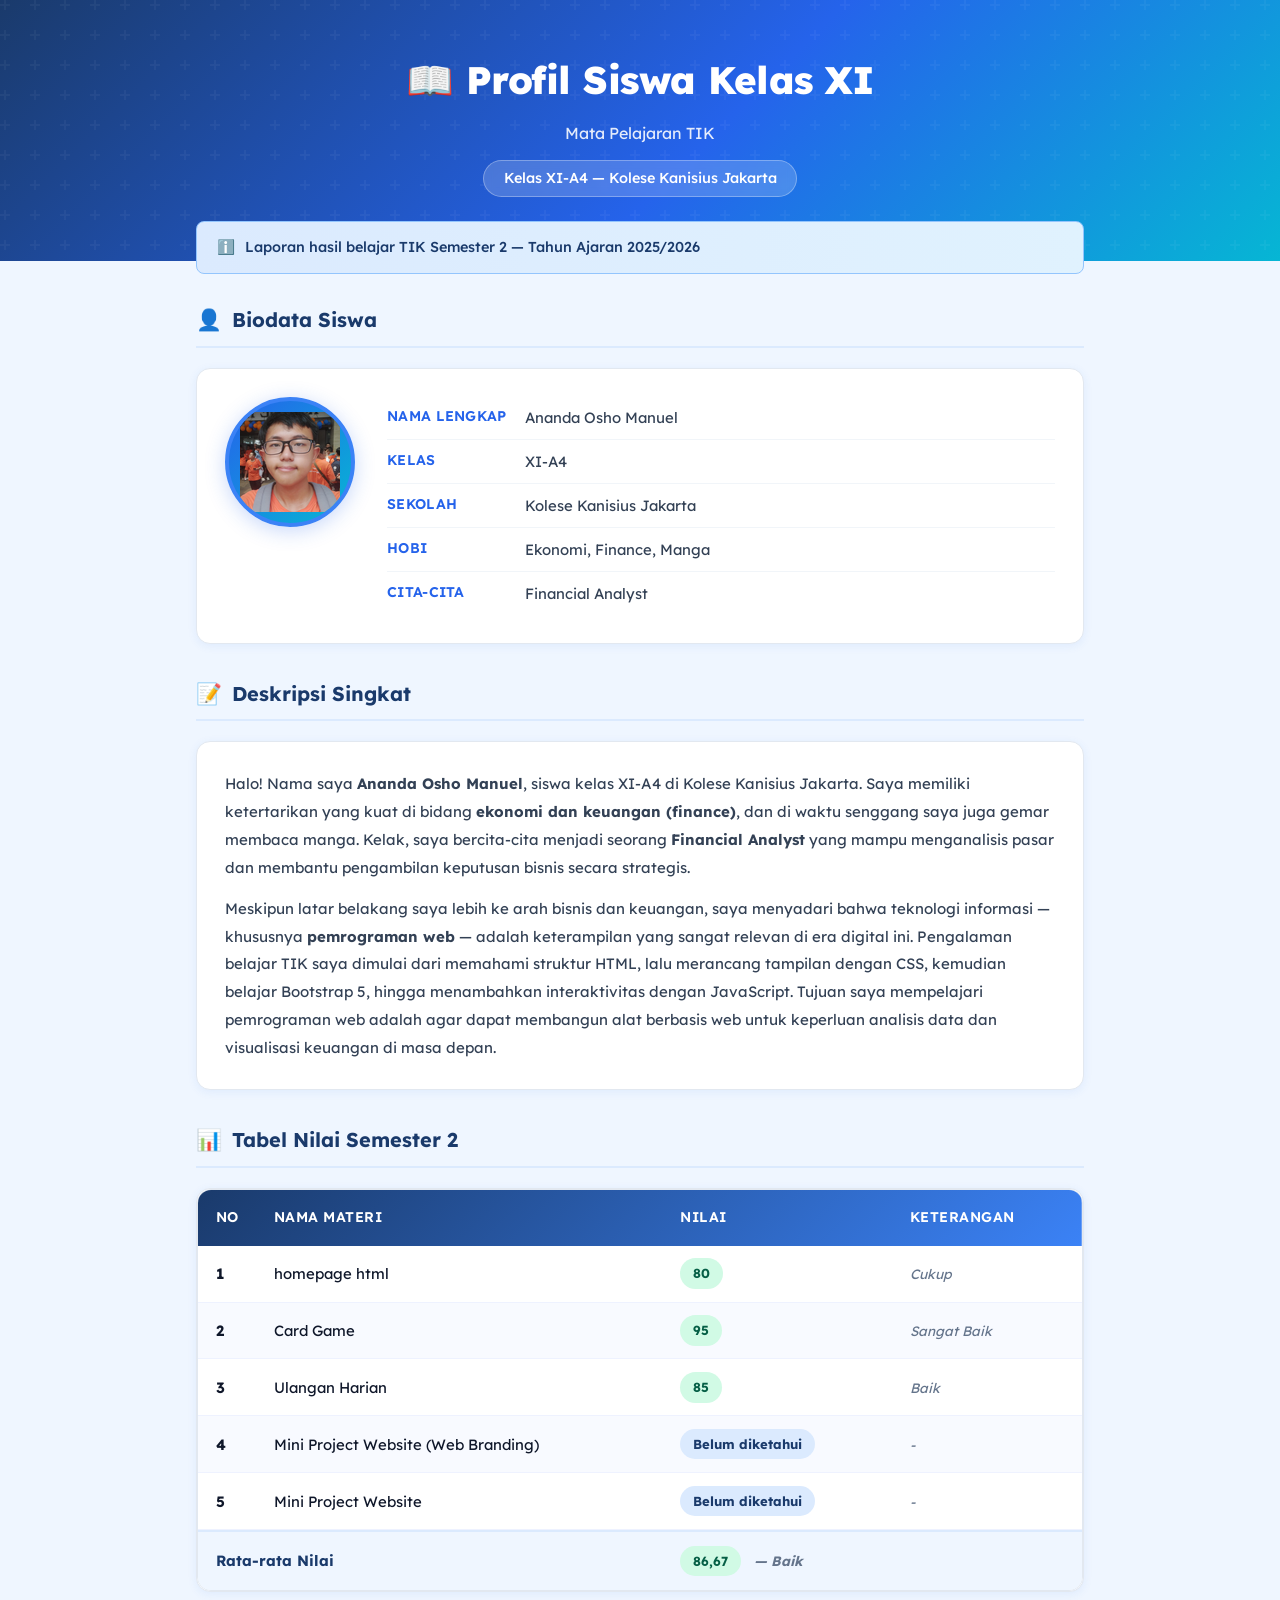
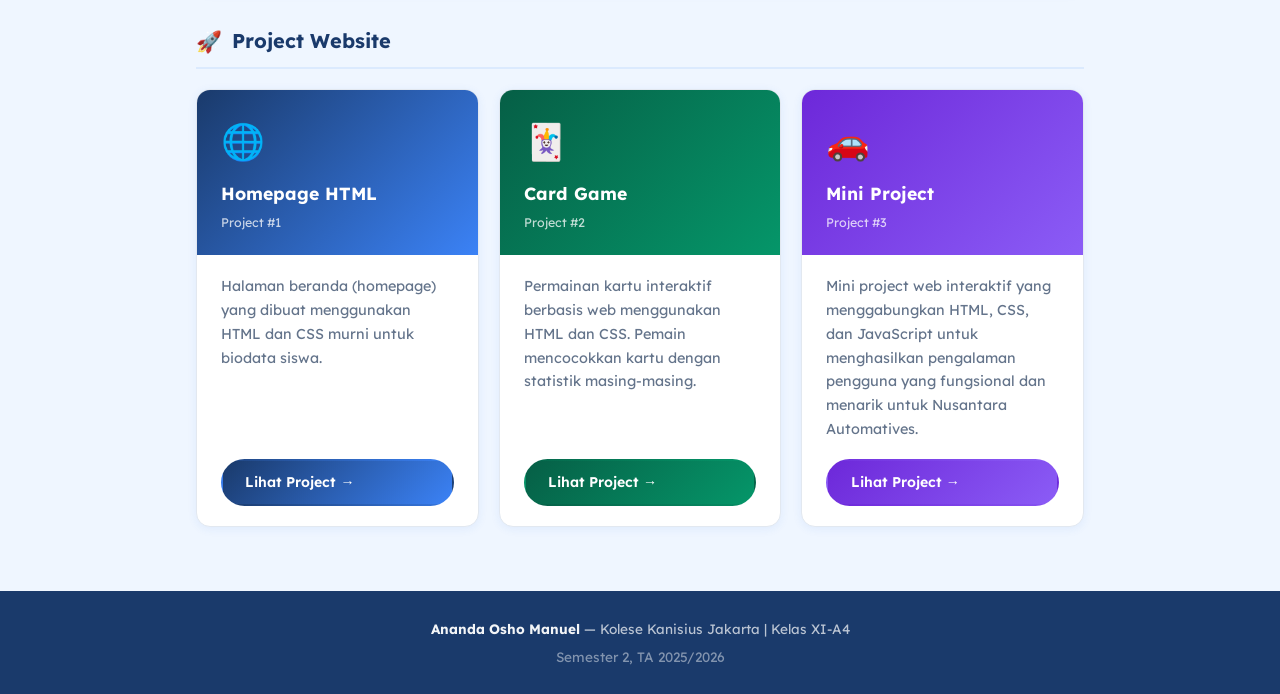
<file: index.html>
<!DOCTYPE html>
<html lang="id">
<head>
  <meta charset="UTF-8" />
  <meta name="viewport" content="width=device-width, initial-scale=1.0" />
  <title>Report Siswa — Ananda Osho Manuel</title>
  <meta name="description" content="Website Report Siswa Ananda Osho Manuel, Kelas XI-A4, Kolese Kanisius Jakarta" />
  <link rel="icon" type="image/svg+xml" href="/favicon.svg" />
  <link rel="preconnect" href="https://fonts.googleapis.com" />
  <link rel="preconnect" href="https://fonts.gstatic.com" crossorigin />
  <link href="https://fonts.googleapis.com/css2?family=Lexend:wght@300;400;500;600;700;800;900&display=swap" rel="stylesheet" />
  <link rel="stylesheet" href="style.css" />
</head>
<body data-page="home">

  <!-- HEADER -->
  <header class="site-header">
    <div class="inner">
      <h1>📖 Profil Siswa Kelas XI</h1>
      <p class="subtitle">Mata Pelajaran TIK</p>
      <span class="header-badge">Kelas XI-A4 &mdash; Kolese Kanisius Jakarta</span>
    </div>
  </header>

  <main class="container">

  
    <div class="alert-bar">
      <span>ℹ️</span>
      <span>Laporan hasil belajar TIK Semester 2 &mdash; Tahun Ajaran 2025/2026</span>
    </div>

  
    <section>
      <h2 class="section-title"><span class="icon">👤</span> Biodata Siswa</h2>
      <div class="card">
        <div class="biodata-wrap">
          <div class="profile-photo" title="Foto Profil"><img src="foto profil.png" alt="Foto Ananda Osho Manuel" class="img-profile" />
      </div>
          <div class="biodata-list">
            <div class="biodata-row">
              <span class="biodata-label">Nama Lengkap</span>
              <span class="biodata-val">Ananda Osho Manuel</span>
            </div>
            <div class="biodata-row">
              <span class="biodata-label">Kelas</span>
              <span class="biodata-val">XI-A4</span>
            </div>
            <div class="biodata-row">
              <span class="biodata-label">Sekolah</span>
              <span class="biodata-val">Kolese Kanisius Jakarta</span>
            </div>
            <div class="biodata-row">
              <span class="biodata-label">Hobi</span>
              <span class="biodata-val">Ekonomi, Finance, Manga</span>
            </div>
            <div class="biodata-row">
              <span class="biodata-label">Cita-cita</span>
              <span class="biodata-val">Financial Analyst</span>
            </div>
          </div>
        </div>
      </div>
    </section>

    
    <section>
      <h2 class="section-title"><span class="icon">📝</span> Deskripsi Singkat</h2>
      <div class="card desc-text">
        <p>
          Halo! Nama saya <strong>Ananda Osho Manuel</strong>, siswa kelas XI-A4 di Kolese Kanisius Jakarta. Saya memiliki ketertarikan yang kuat di bidang <strong>ekonomi dan keuangan (finance)</strong>, dan di waktu senggang saya juga gemar membaca manga. Kelak, saya bercita-cita menjadi seorang <strong>Financial Analyst</strong> yang mampu menganalisis pasar dan membantu pengambilan keputusan bisnis secara strategis.
        </p>
        <p>
          Meskipun latar belakang saya lebih ke arah bisnis dan keuangan, saya menyadari bahwa teknologi informasi — khususnya <strong>pemrograman web</strong> — adalah keterampilan yang sangat relevan di era digital ini. Pengalaman belajar TIK saya dimulai dari memahami struktur HTML, lalu merancang tampilan dengan CSS, kemudian belajar Bootstrap 5, hingga menambahkan interaktivitas dengan JavaScript. Tujuan saya mempelajari pemrograman web adalah agar dapat membangun alat berbasis web untuk keperluan analisis data dan visualisasi keuangan di masa depan.
        </p>
      </div>
    </section>

    
    <section>
      <h2 class="section-title"><span class="icon">📊</span> Tabel Nilai Semester 2</h2>
      <div class="card" style="padding: 0; overflow: hidden;">
        <div class="nilai-wrap">
          <table class="nilai-table">
            <thead>
              <tr>
                <th style="width:50px">No</th>
                <th>Nama Materi</th>
                <th>Nilai</th>
                <th>Keterangan</th>
              </tr>
            </thead>
            <tbody>
              <tr>
                <td><strong>1</strong></td>
                <td>homepage html</td>
                <td><span class="badge excellent">80</span></td>
                <td style="color:#64748b;font-style:italic;font-size:.85rem">Cukup</td>
              </tr>
              <tr>
                <td><strong>2</strong></td>
                <td>Card Game</td>
                <td><span class="badge excellent">95</span></td>
                <td style="color:#64748b;font-style:italic;font-size:.85rem">Sangat Baik</td>
              </tr>
              <tr>
                <td><strong>3</strong></td>
                <td>Ulangan Harian</td>
                <td><span class="badge excellent">85</span></td>
                <td style="color:#64748b;font-style:italic;font-size:.85rem">Baik</td>
              </tr>
              <tr>
                <td><strong>4</strong></td>
                <td>Mini Project Website (Web Branding)</td>
                <td><span class="badge good">Belum diketahui</span></td>
                <td style="color:#64748b;font-style:italic;font-size:.85rem">-</td>
              </tr>
              <tr>
                <td><strong>5</strong></td>
                <td>Mini Project Website</td>
                <td><span class="badge good">Belum diketahui</span></td>
                <td style="color:#64748b;font-style:italic;font-size:.85rem">-</td>
              </tr>
            </tbody>
            <tfoot>
              <tr>
                <td colspan="2">Rata-rata Nilai</td>
                <td colspan="2">
                  <span class="badge excellent">86,67</span>
                  <span style="margin-left:.5rem;font-size:.85rem;color:#64748b;font-style:italic">— Baik</span>
                </td>
              </tr>
            </tfoot>
          </table>
        </div>
      </div>
    </section>

    
    <section>
      <h2 class="section-title"><span class="icon">🚀</span> Project Website</h2>
      <div class="project-grid">

       
        <div class="project-card">
          <div class="project-card-head">
            <div class="proj-icon">🌐</div>
            <h3>Homepage HTML</h3>
            <div class="proj-num">Project #1</div>
          </div>
          <div class="project-card-body">
            <p>Halaman beranda (homepage) yang dibuat menggunakan HTML dan CSS murni untuk biodata siswa.</p>
            <a href="project1.html" class="btn btn-primary">Lihat Project →</a>
          </div>
        </div>

        
        <div class="project-card">
          <div class="project-card-head" style="background: linear-gradient(135deg, #065f46, #059669);">
            <div class="proj-icon">🃏</div>
            <h3>Card Game</h3>
            <div class="proj-num">Project #2</div>
          </div>
          <div class="project-card-body">
            <p>Permainan kartu interaktif berbasis web menggunakan HTML dan CSS. Pemain mencocokkan kartu dengan statistik masing-masing.</p>
            <a href="project2.html" class="btn btn-primary" style="background: linear-gradient(135deg,#065f46,#059669);">Lihat Project →</a>
          </div>
        </div>

        
        <div class="project-card">
          <div class="project-card-head" style="background: linear-gradient(135deg, #6d28d9, #8b5cf6);">
            <div class="proj-icon">🚗</div>
            <h3>Mini Project</h3>
            <div class="proj-num">Project #3</div>
          </div>
          <div class="project-card-body">
            <p>Mini project web interaktif yang menggabungkan HTML, CSS, dan JavaScript untuk menghasilkan pengalaman pengguna yang fungsional dan menarik untuk Nusantara Automatives.</p>
            <a href="project3.html" class="btn btn-primary" style="background: linear-gradient(135deg,#6d28d9,#8b5cf6);">Lihat Project →</a>
          </div>
        </div>

      </div>
    </section>

  </main>

  
  <footer class="site-footer">
    <p><strong>Ananda Osho Manuel</strong> &mdash; Kolese Kanisius Jakarta | Kelas XI-A4</p>
    <p style="margin-top:.3rem;opacity:.65">Semester 2, TA 2025/2026</p>
  </footer>

  <script src="script.js" type="module"></script>
</body>
</html>
</file>
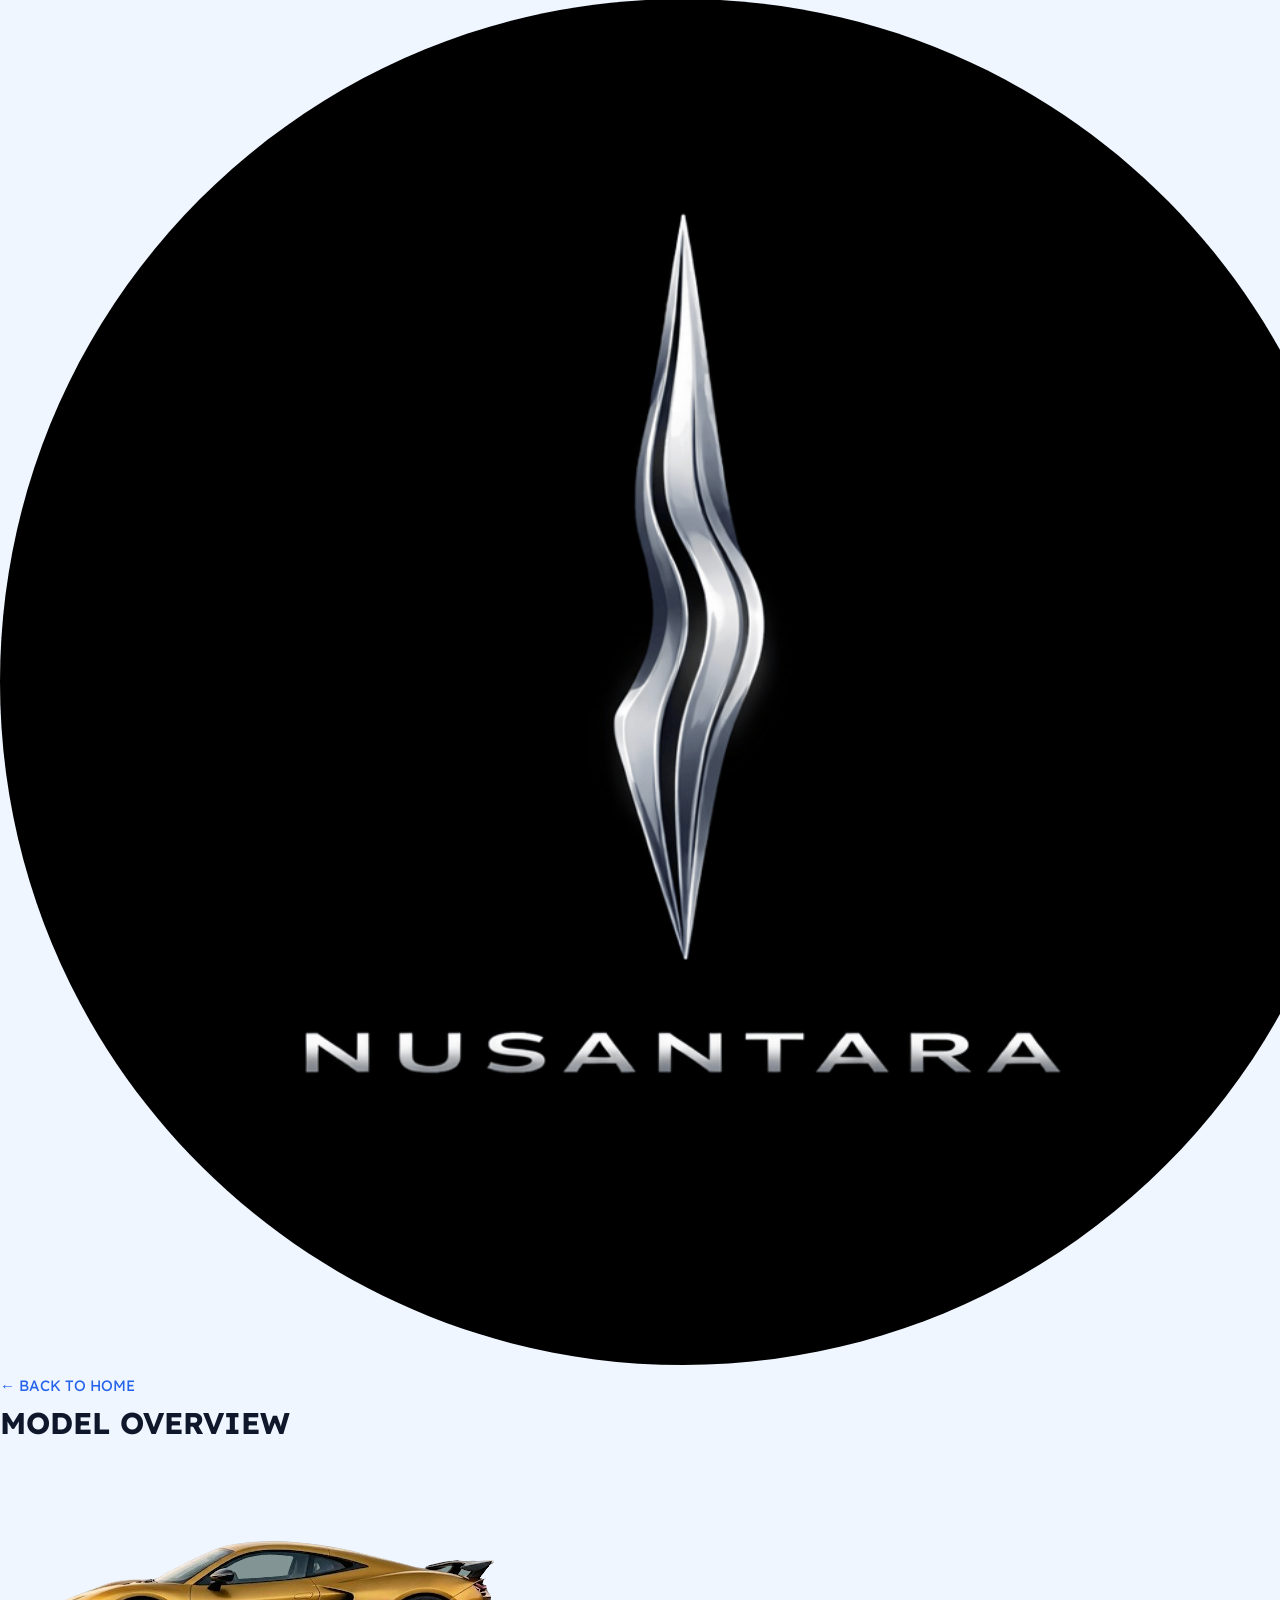
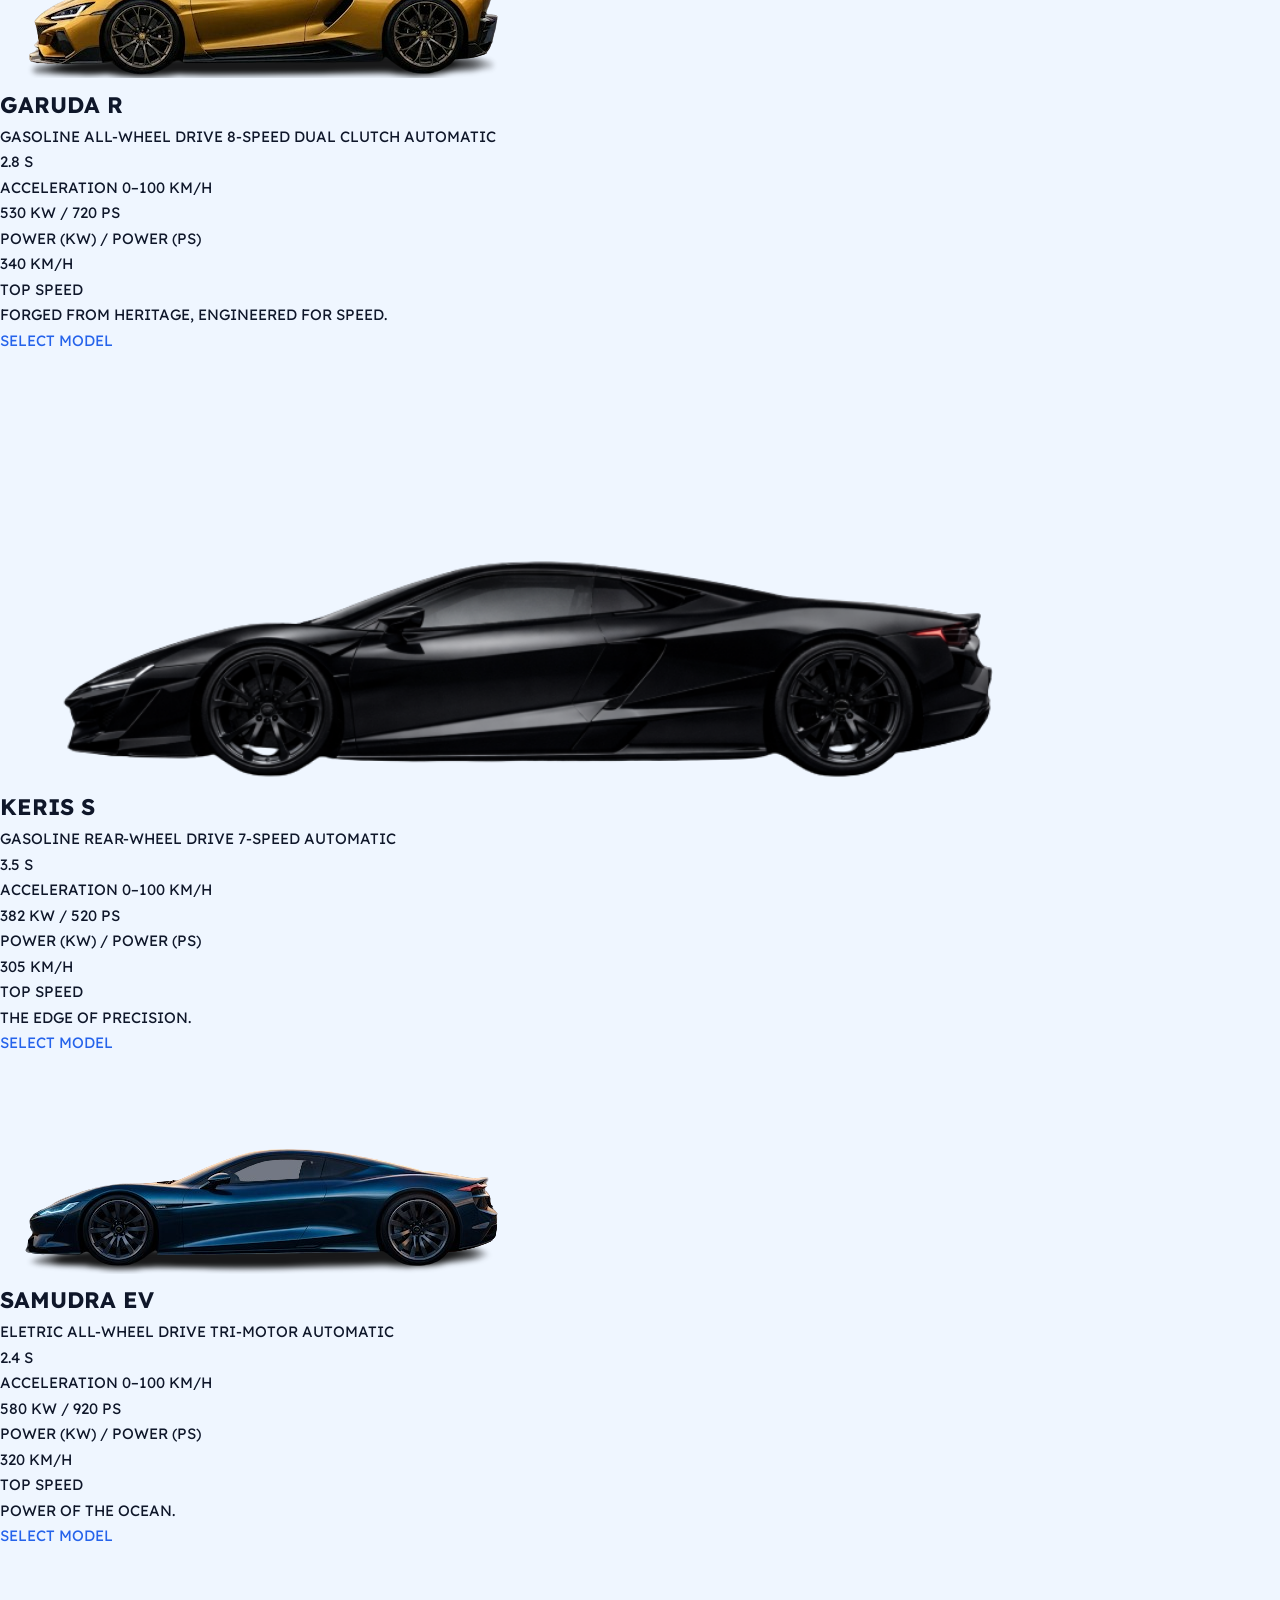
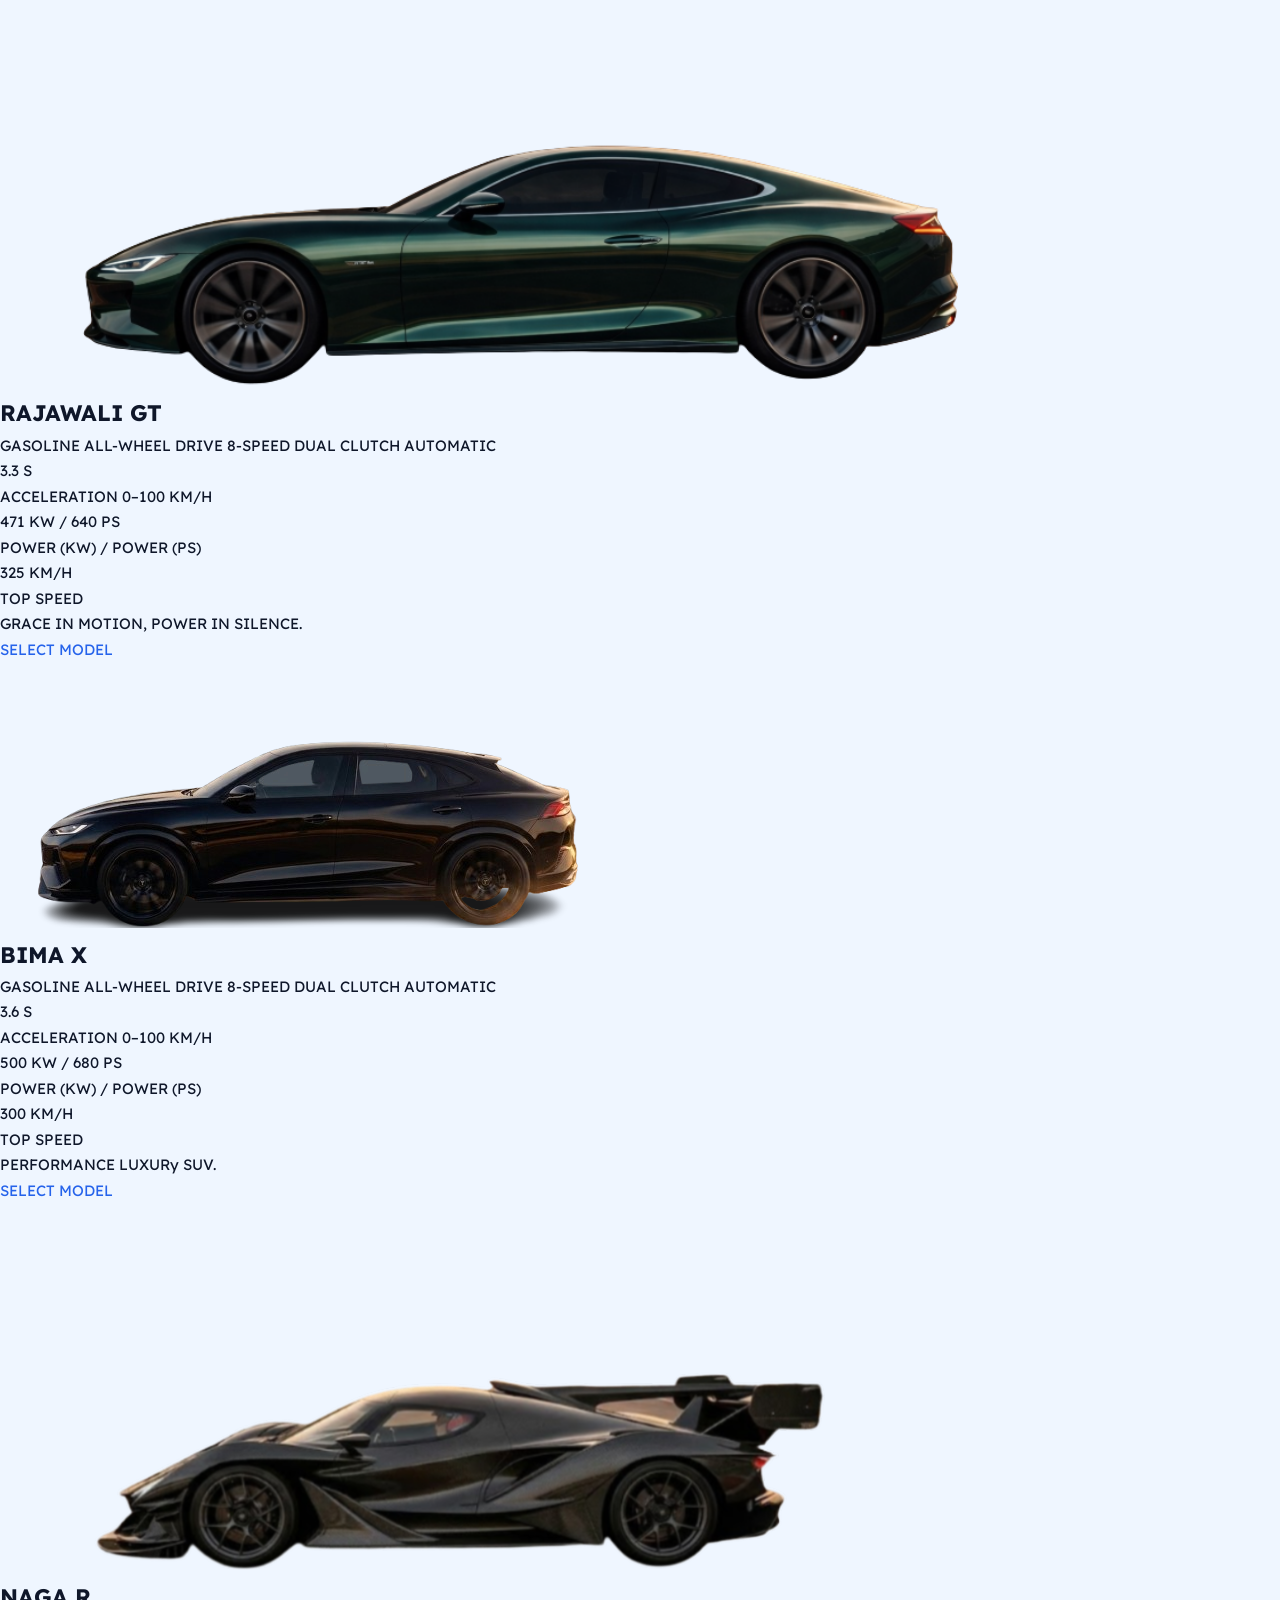
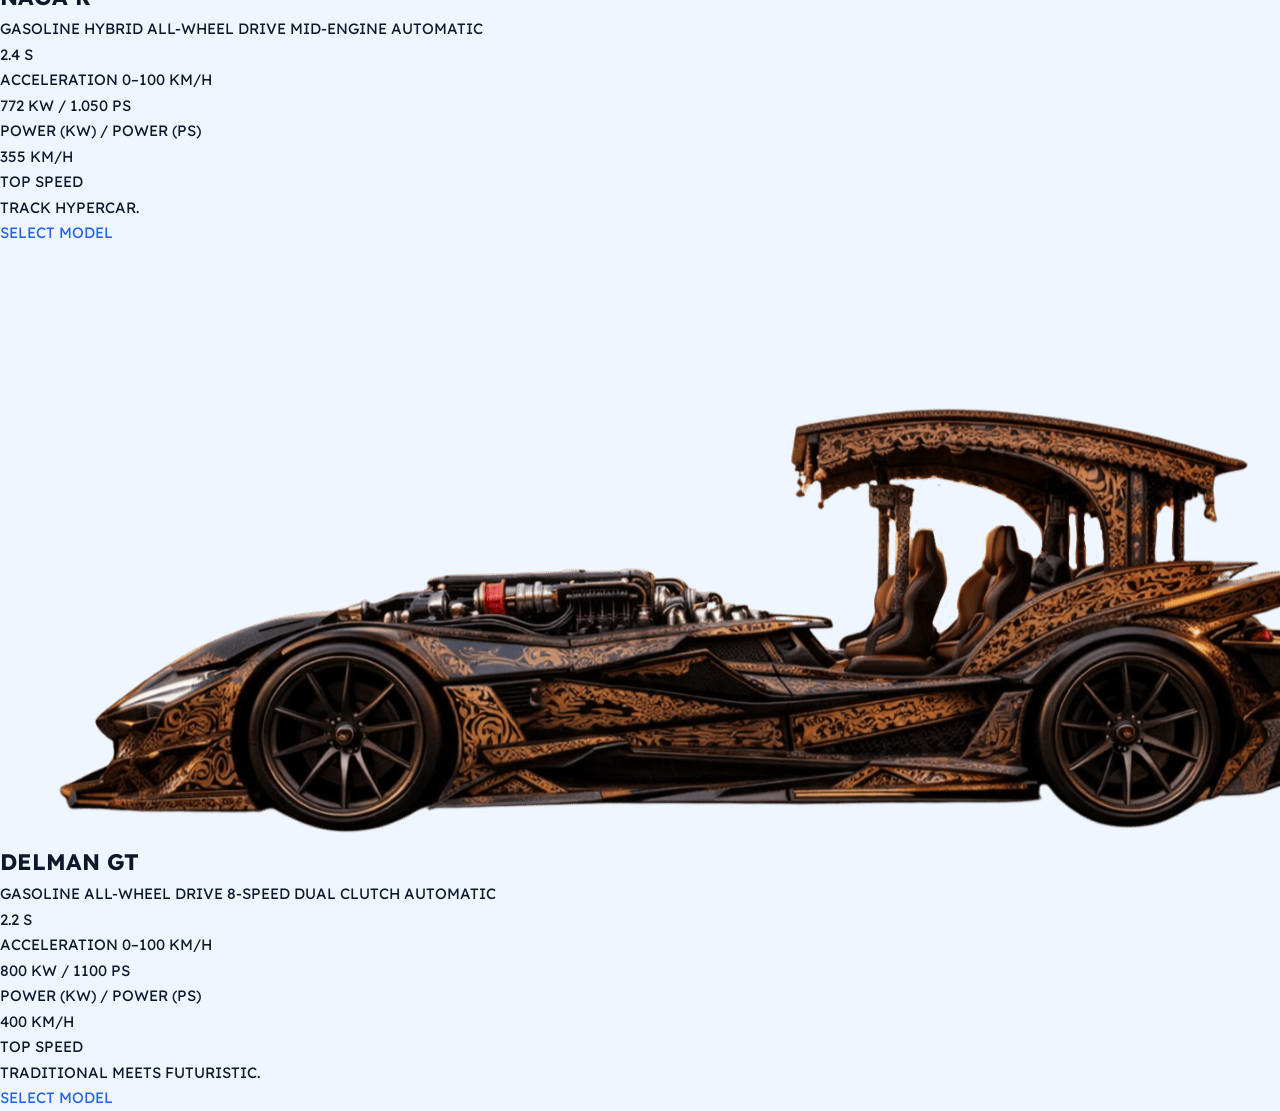
<file: models.html>
<!DOCTYPE html>
<html lang="en">
<head>
  <meta charset="UTF-8">
  <title>Models - Nusantara Automotives</title>
  <link rel="stylesheet" href="style.css">

  <link href="https://fonts.googleapis.com/css2?family=Orbitron:wght@400;700&display=swap" rel="stylesheet">
</head>

<!--floating cs-->
<a href="https://wa.me/62867676767" target="_blank" class="cs-button">
  <img src="foto mobil\Another\logo.png" alt="Customer Service">
</a>

<body class="models-page">

<!-- HEADER -->
<header class="models-header">
  <a href="index.html" class="back-btn">← BACK TO HOME</a>
  <h1>MODEL OVERVIEW</h1>
</header>

<!-- GRID -->
<section class="models-grid">

  <!-- 1 -->
  <div class="model-card">
    <img src="foto mobil\GARUDA\Garuda Gold\garuda r garuda gold.png">
    <h2>GARUDA R</h2>

    <div class="tags">
      <span>GASOLINE</span>
      <span>ALL-WHEEL DRIVE</span>
      <span>8-SPEED DUAL CLUTCH AUTOMATIC</span>
    </div>

    <div class="specs">
      <div class="spec-main">2.8 S</div>
      <div class="spec-sub">ACCELERATION 0–100 KM/H</div>

      <div class="spec-main">530 KW / 720 PS</div>
      <div class="spec-sub">POWER (KW) / POWER (PS)</div>

      <div class="spec-main">340 KM/H</div>
      <div class="spec-sub">TOP SPEED</div>
    </div>

    <p class="tagline">FORGED FROM HERITAGE, ENGINEERED FOR SPEED.</p>
    <a href="mobil\garuda.html" class="select-btn">SELECT MODEL</a>
  </div>

  <!-- 2 -->
  <div class="model-card">
    <img src="foto mobil\KERIS\volcanic black\Volcanic Black side bgr.png">
    <h2>KERIS S</h2>

    <div class="tags">
      <span>GASOLINE</span>
      <span>REAR-WHEEL DRIVE</span>
      <span>7-SPEED AUTOMATIC</span>
    </div>

    <div class="specs">
      <div class="spec-main">3.5 S</div>
      <div class="spec-sub">ACCELERATION 0–100 KM/H</div>

      <div class="spec-main">382 KW / 520 PS</div>
      <div class="spec-sub">POWER (KW) / POWER (PS)</div>

      <div class="spec-main">305 KM/H</div>
      <div class="spec-sub">TOP SPEED</div>
    </div>

    <p class="tagline">THE EDGE OF PRECISION.</p>
    <a href="mobil\keris.html" class="select-btn">SELECT MODEL</a>
  </div>

  <!-- 3 -->
  <div class="model-card">
    <img src="foto mobil\SAMUDRA\Deep Ocean Blue\samudra deep ocean blue.png">
    <h2>SAMUDRA EV</h2>

    <div class="tags">
      <span>ELETRIC</span>
      <span>ALL-WHEEL DRIVE</span>
      <span>TRI-MOTOR AUTOMATIC</span>
    </div>

    <div class="specs">
      <div class="spec-main">2.4 S</div>
      <div class="spec-sub">ACCELERATION 0–100 KM/H</div>

      <div class="spec-main">580 KW / 920 PS</div>
      <div class="spec-sub">POWER (KW) / POWER (PS)</div>

      <div class="spec-main">320 KM/H</div>
      <div class="spec-sub">TOP SPEED</div>
    </div>

    <p class="tagline">POWER OF THE OCEAN.</p>
    <a href="mobil\samudra.html" class="select-btn">SELECT MODEL</a>
  </div>

  <!-- 4 -->
  <div class="model-card">
    <img src="foto mobil\RAJAWALI\borneo emerald green\Borneo Emerald Green side bgr.png">
    <h2>RAJAWALI GT</h2>

    <div class="tags">
      <span>GASOLINE</span>
      <span>ALL-WHEEL DRIVE</span>
      <span>8-SPEED DUAL CLUTCH AUTOMATIC</span>
    </div>

    <div class="specs">
      <div class="spec-main">3.3 S</div>
      <div class="spec-sub">ACCELERATION 0–100 KM/H</div>

      <div class="spec-main">471 KW / 640 PS</div>
      <div class="spec-sub">POWER (KW) / POWER (PS)</div>

      <div class="spec-main">325 KM/H</div>
      <div class="spec-sub">TOP SPEED</div>
    </div>

    <p class="tagline">GRACE IN MOTION, POWER IN SILENCE.</p>
    <a href="mobil\rajawali.html" class="select-btn">SELECT MODEL</a>
  </div>

  <!-- 5 -->
  <div class="model-card">
    <img src="foto mobil\BIMA\Java Obsidian Black\bima java obsidian black.png">
    <h2>BIMA X</h2>

    <div class="tags">
      <span>GASOLINE</span>
      <span>ALL-WHEEL DRIVE</span>
      <span>8-SPEED DUAL CLUTCH AUTOMATIC</span>
    </div>

    <div class="specs">
      <div class="spec-main">3.6 S</div>
      <div class="spec-sub">ACCELERATION 0–100 KM/H</div>

      <div class="spec-main">500 KW / 680 PS</div>
      <div class="spec-sub">POWER (KW) / POWER (PS)</div>

      <div class="spec-main">300 KM/H</div>
      <div class="spec-sub">TOP SPEED</div>
    </div>

    <p class="tagline">PERFORMANCE LUXURy SUV.</p>
    <a href="mobil\bima.html" class="select-btn">SELECT MODEL</a>
  </div>

  <!-- 6 -->
  <div class="model-card">
    <img src="foto mobil\NAGA\obsidian track black\Obsidian Track Black side bgr.png">
    <h2>NAGA R</h2>

    <div class="tags">
      <span>GASOLINE HYBRID</span>
      <span>ALL-WHEEL DRIVE</span>
      <span>MID-ENGINE AUTOMATIC</span>
    </div>

    <div class="specs">
      <div class="spec-main">2.4 S</div>
      <div class="spec-sub">ACCELERATION 0–100 KM/H</div>

      <div class="spec-main">772 KW / 1.050 PS</div>
      <div class="spec-sub">POWER (KW) / POWER (PS)</div>

      <div class="spec-main">355 KM/H</div>
      <div class="spec-sub">TOP SPEED</div>
    </div>

    <p class="tagline">TRACK HYPERCAR.</p>
    <a href="mobil\naga.html" class="select-btn">SELECT MODEL</a>
  </div>

  <!-- FEATURED -->
  <div class="model-card featured">

    <img src="foto mobil\Delman\delman side.png"> <!-- blm ada foto delaman -->

    <div class="featured-content">

      <h2>DELMAN GT</h2>

      <div class="tags">
        <span>GASOLINE</span>
        <span>ALL-WHEEL DRIVE</span>
        <span>8-SPEED DUAL CLUTCH AUTOMATIC</span>
      </div>

      <div class="specs">
        <div class="spec-main">2.2 S</div>
        <div class="spec-sub">ACCELERATION 0–100 KM/H</div>

        <div class="spec-main">800 KW / 1100 PS</div>
        <div class="spec-sub">POWER (KW) / POWER (PS)</div>

        <div class="spec-main">400 KM/H</div>
        <div class="spec-sub">TOP SPEED</div>
      </div>

      <p class="tagline">
        TRADITIONAL MEETS FUTURISTIC.
      </p>

      <a href="mobil\delman.html" class="select-btn">SELECT MODEL</a>

    </div>

  </div>

</section>

</body>
</html>
</file>
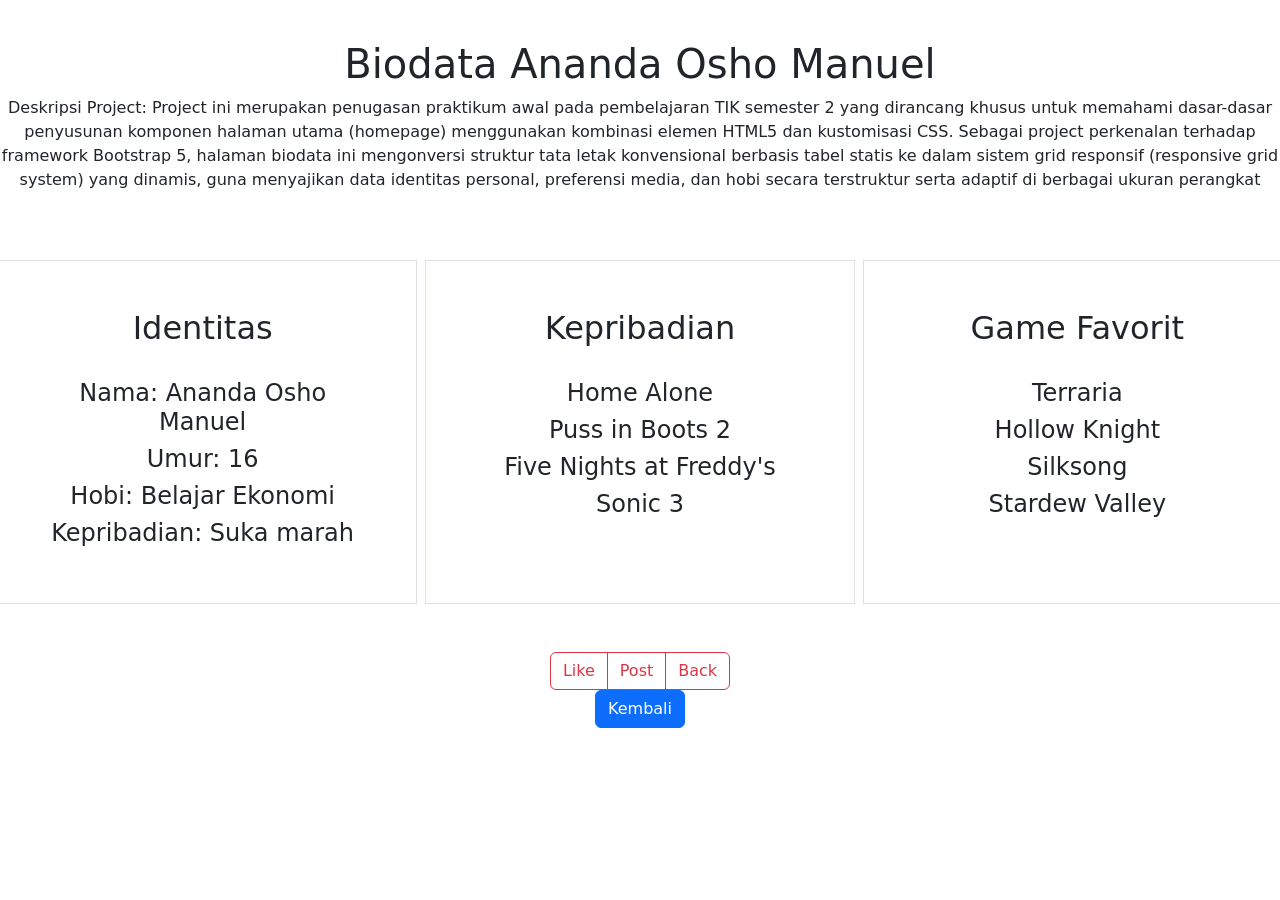
<file: project1.html>
<!DOCTYPE html>
<html lang="en">
<head>
    <meta charset="UTF-8">
    <meta name="viewport" content="width=device-width, initial-scale=1.0">
    <link href="https://cdn.jsdelivr.net/npm/bootstrap@5.3.3/dist/css/bootstrap.min.css" rel="stylesheet"integrity="sha384-QWTKZyjpPEjISv5WaRU9OFeRpok6YctnYmDr5pNlyT2bRjXh0JMhjY6hW+ALEwIH"crossorigin="anonymous">
    <style>
        h1 {
            text-align: center;
            padding-top: 40px;
        }

        .row {
            text-align: center;
            margin-top: 20px;
        }

    </style>
    <title>Biodata</title>
</head>
<body>

    <script src="https://cdn.jsdelivr.net/npm/bootstrap@5.3.3/dist/js/bootstrap.bundle.min.js"integrity="sha384-YvpcrYf0tY3lHB60NNkmXc5s9fDVZLESaAA55NDzOxhy9GkcIdslK1eN7N6jIeHz"crossorigin="anonymous"></script>
    <h1>Biodata Ananda Osho Manuel</h1>
    <center>
    <p>Deskripsi Project: Project ini merupakan penugasan praktikum awal pada pembelajaran TIK semester 2 yang dirancang khusus untuk memahami dasar-dasar penyusunan komponen halaman utama (homepage) menggunakan kombinasi elemen HTML5 dan kustomisasi CSS. Sebagai project perkenalan terhadap framework Bootstrap 5, halaman biodata ini mengonversi struktur tata letak konvensional berbasis tabel statis ke dalam sistem grid responsif (responsive grid system) yang dinamis, guna menyajikan data identitas personal, preferensi media, dan hobi secara terstruktur serta adaptif di berbagai ukuran perangkat</p>
    </center>
    <div class="row gap-2" >
        <div class="col p-5 my-5 border">
            <h2>Identitas</h2>
            <br>
            <h4>Nama: Ananda Osho Manuel</h4>
            <h4>Umur: 16</h4>
            <h4>Hobi: Belajar Ekonomi</h4>
            <h4>Kepribadian: Suka marah</h4>
        </div>
         <div class="col p-5 my-5 border">
            <h2>Kepribadian</h2>
            <br>
            <h4>Home Alone</h4>
            <h4>Puss in Boots 2</h4>
            <h4>Five Nights at Freddy's</h4>
            <h4>Sonic 3</h4>
         </div>
         <div class="col p-5 my-5 border">
            <h2>Game Favorit</h2>
            <br>
            <h4>Terraria</h4>
            <h4>Hollow Knight</h4>
            <h4>Silksong</h4>
            <h4>Stardew Valley</h4>
         </div>
    </div>

    <center>
        <div class="btn-group">
            <button type="button" class="btn btn-outline-danger">Like</button>
            <button type="button" class="btn btn-outline-danger">Post</button>
            <button type="button" class="btn btn-outline-danger">Back</button>
        </div>
    </center>

    <center>
    <div class="action-row text-center">
    <a href="index.html" class="btn btn-primary" id="btn-demo">Kembali</a>
    </div>
    </center>
</body>
</html>
</file>
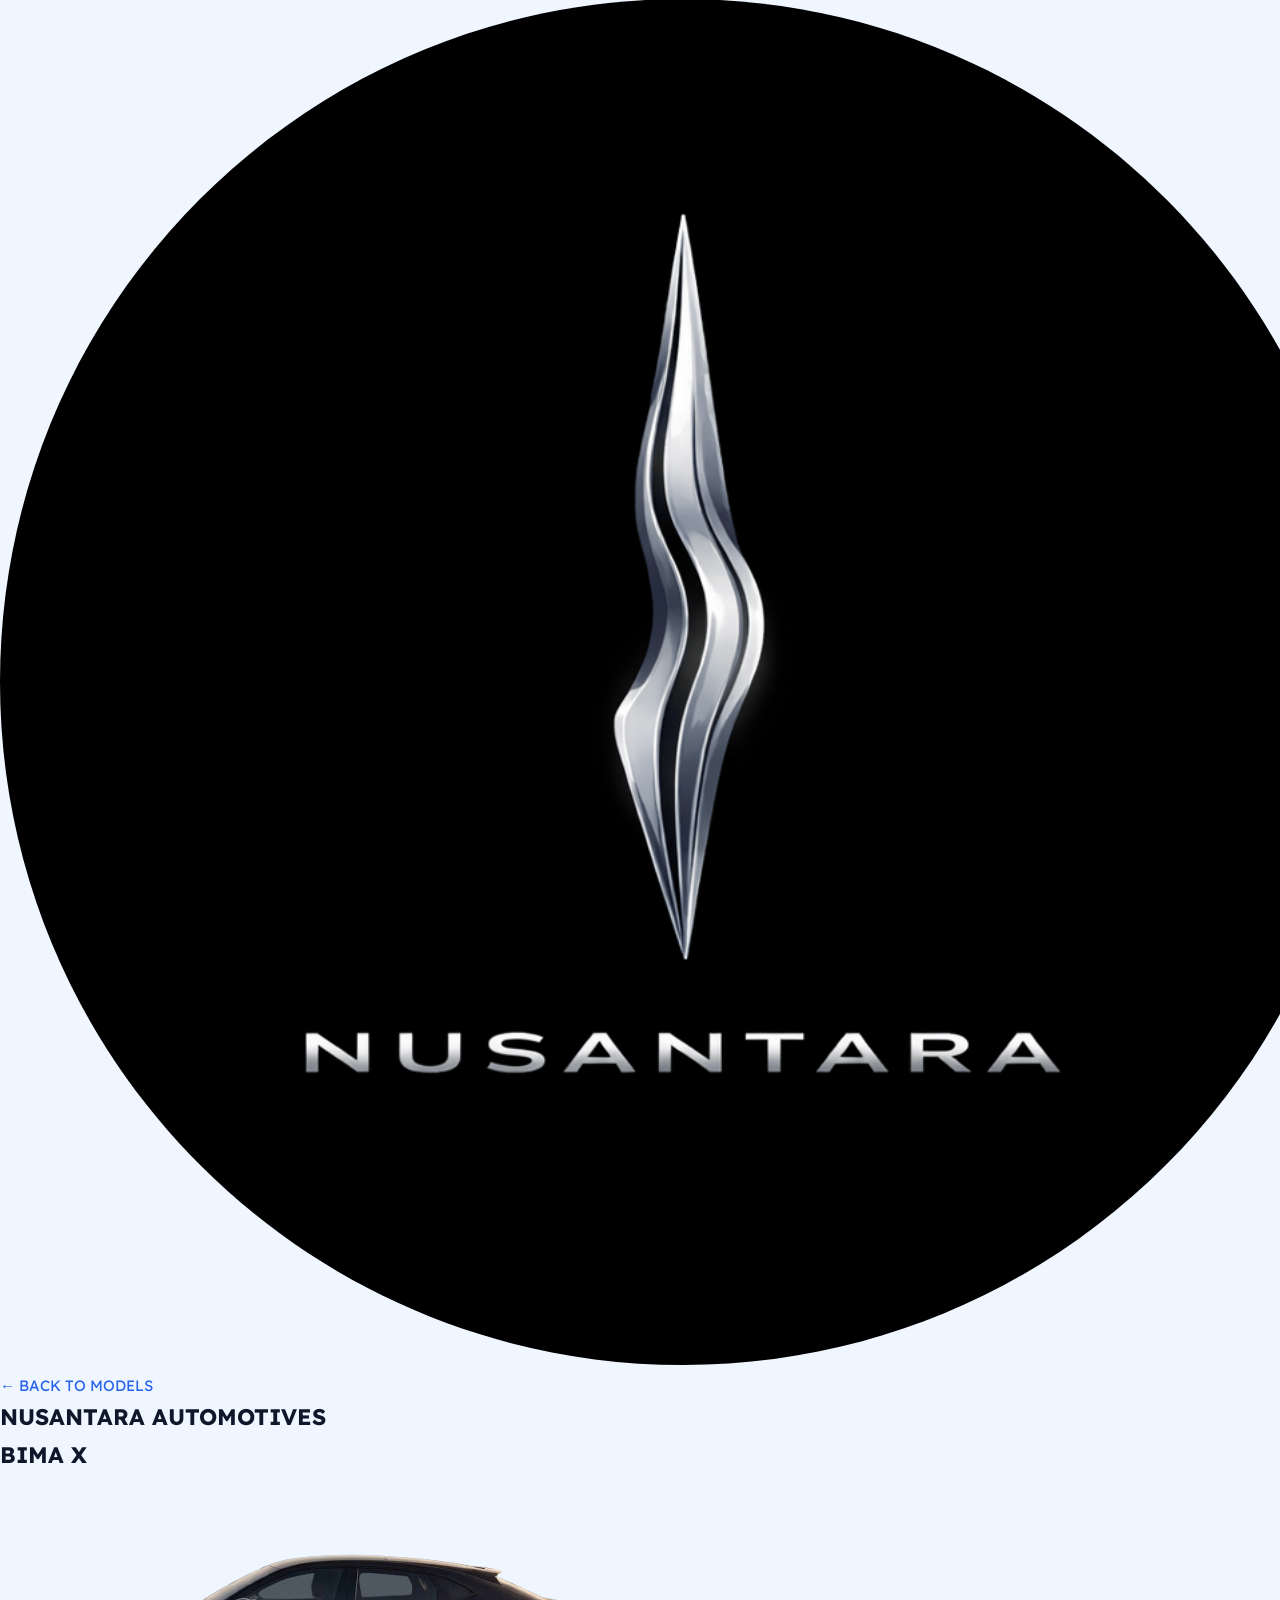
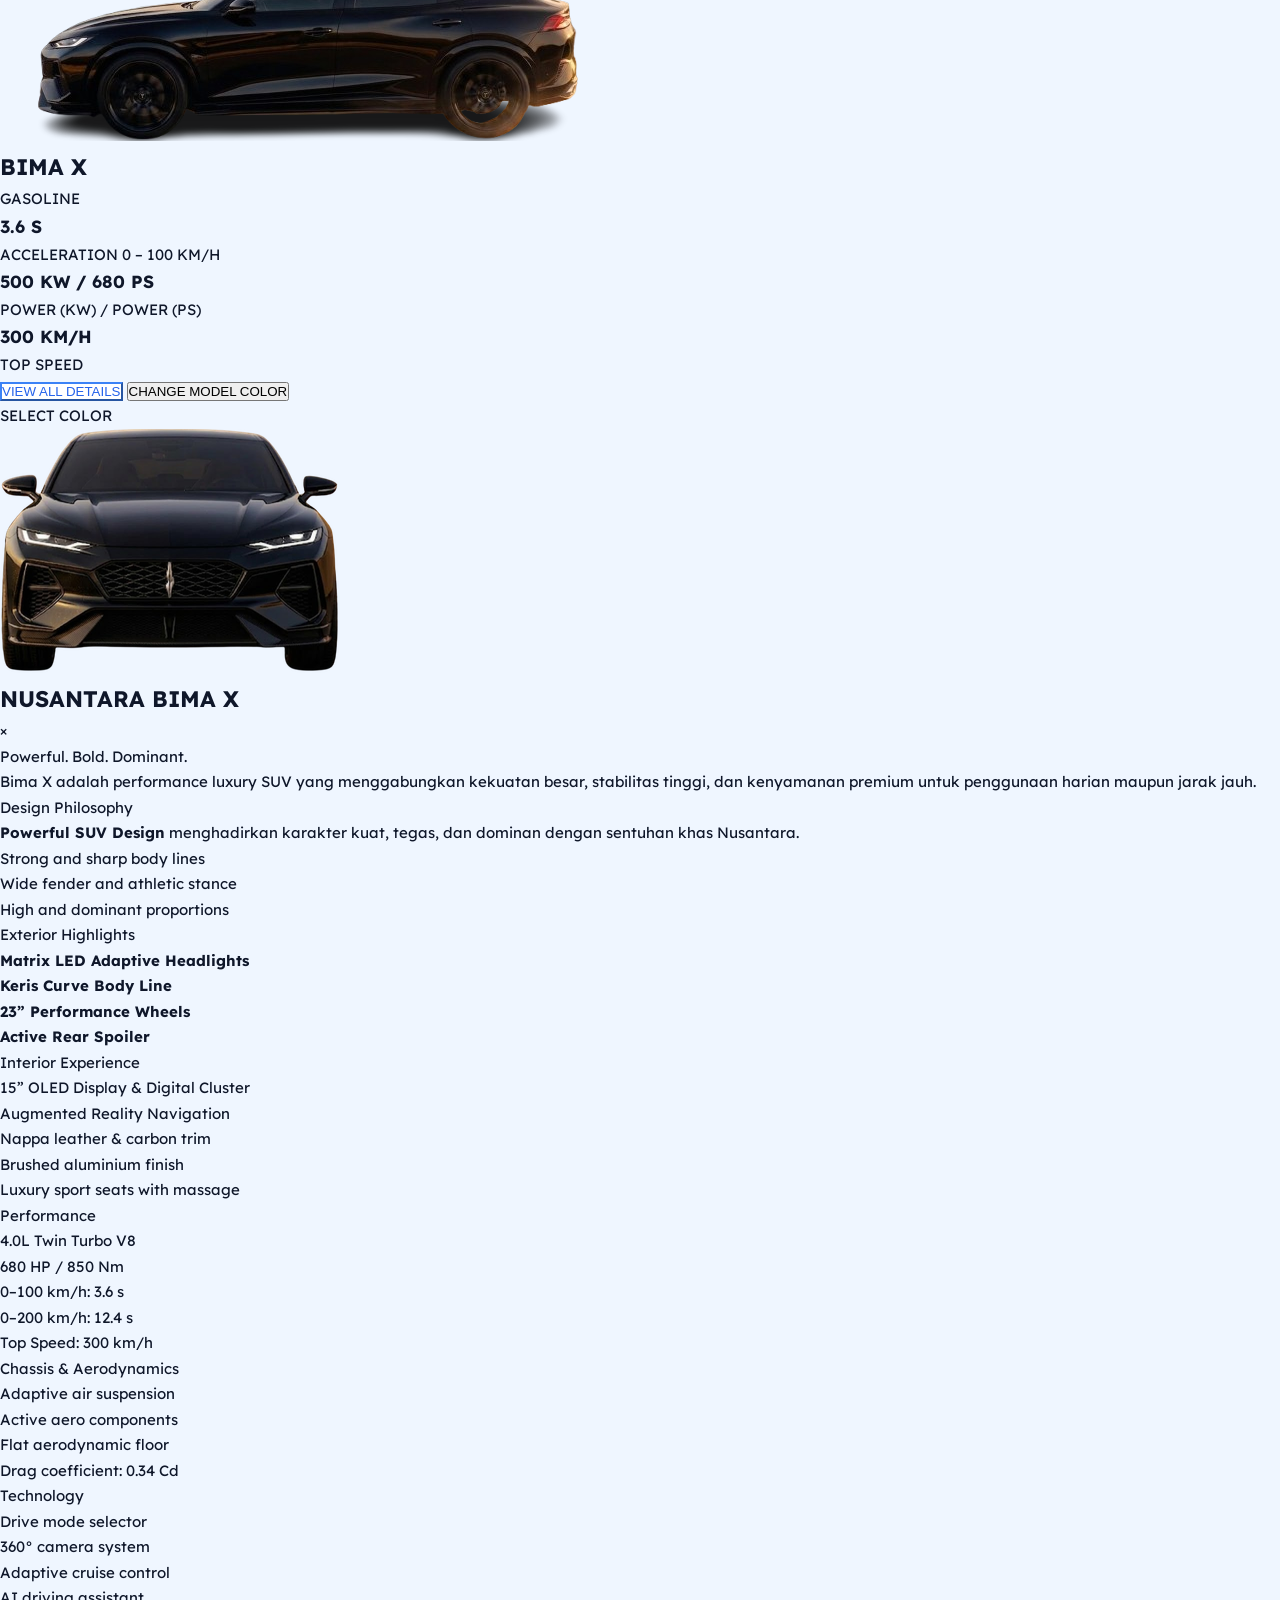
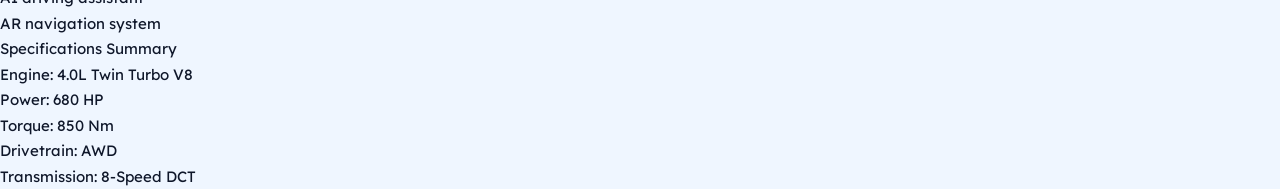
<file: mobil/bima.html>
<!DOCTYPE html>
<html lang="en">
<head>
  <meta charset="UTF-8">
  <title>Bima X - Nusantara</title>

  <link rel="stylesheet" href="../style.css">
  <link href="https://fonts.googleapis.com/css2?family=Orbitron:wght@400;700&display=swap" rel="stylesheet">
</head>

<!--floating cs-->
<a href="https://wa.me/62867676767" target="_blank" class="cs-button">
  <img src="..\foto mobil\Another\logo.png" alt="Customer Service">
</a>

<body class="detail-page">

<!-- HEADER (FIX: sekarang di dalam body) -->
<header class="detail-header">
  <a href="../models.html">← BACK TO MODELS</a>
</header>

<!-- TOP -->
<section class="detail-top">
  <h1>NUSANTARA AUTOMOTIVES</h1>
  <h2>BIMA X</h2>

  <img id="car-side"
       src="../foto mobil/BIMA/Java Obsidian Black/bima java obsidian black.png"
       onerror="this.src='https://placehold.co/1200x500?text=Side+View'">
</section>

<!-- BOTTOM -->
<section class="detail-bottom">

  <!-- LEFT -->
  <div class="detail-left">

    <!-- INFO -->
    <div class="info-block">
      <h2 class="model-name">BIMA X</h2>
      <p class="fuel">GASOLINE</p>

      <div class="spec-block">
        <h3>3.6 S</h3>
        <p>ACCELERATION 0 – 100 KM/H</p>

        <h3>500 KW / 680 PS</h3>
        <p>POWER (KW) / POWER (PS)</p>

        <h3>300 KM/H</h3>
        <p>TOP SPEED</p>
      </div>
    </div>

    <!-- ACTION -->
    <div class="action-block">

      <div class="detail-buttons">
        <button id="open-spec" class="btn-outline">VIEW ALL DETAILS</button>
        <button id="color-toggle" class="btn-dark">CHANGE MODEL COLOR</button>
      </div>

      <!-- COLOR PANEL -->
      <div id="color-panel" class="color-panel">

        <p class="color-label">SELECT COLOR</p>

        <div class="color-options">

           <span class="color"
              style="background:#a12a2a"
              data-side="../foto mobil/BIMA/Bima Crimson Red/bima crimson red.png"
              data-front="../foto mobil/BIMA/Bima Crimson Red/bima crimson red FV.png"
              data-name="BIMA CRIMSON RED"
              data-desc="AGGRESSIVE RED PERFORMANCE COLOR">
            </span>
            <span class="color"
              style="background:#5a5f63"

              data-side="../foto mobil/BIMA/Garuda Titanium Grey/bima garuda titanium grey.png"
              data-front="../foto mobil/BIMA/Garuda Titanium Grey/bima garuda titanium grey FV.png"

              data-name="GARUDA TITANIUM GREY"
              data-desc="DARK METALLIC GREY WITH STRONG CHARACTER">
            </span>
            <span class="color"
              style="background:#080808"
              data-side="../foto mobil/BIMA/Java Obsidian Black/bima java obsidian black.png"
              data-front="../foto mobil/BIMA/Java Obsidian Black/bima java obsidian black FV.png"
              data-name="JAVA OBSIDIAN BLACK"
              data-desc="DEEP BLACK PREMIUM FINISH">
            </span>
            <span class="color"
              style="background:#2f4f3e"

              data-side="../foto mobil/BIMA/Kalimantan Iron Green/bima kalimantan iron green.png"
              data-front="../foto mobil/BIMA/Kalimantan Iron Green/bima kalimantan iron green FV.png"

              data-name="KALIMANTAN IRON GREEN"
              data-desc="DARK GREEN INSPIRED BY TROPICAL FOREST">
            </span>
            <span class="color"
              style="background:#c0c0c0"

              data-side="../foto mobil/BIMA/Storm Silver Metalic/bima storm silver.png"
              data-front="../foto mobil/BIMA/Storm Silver Metalic/bima storm silver FV.png"

              data-name="STORM SILVER METALLIC"
              data-desc="MODERN SILVER METALLIC FINISH">
            </span>

        </div>

        <!-- INFO WARNA -->
        <div class="color-info-box">
          <h4 id="color-name"></h4>
          <p id="color-desc"></p>
        </div>

      </div>

    </div>

  </div>

  <!-- RIGHT -->
  <div class="detail-right">
    <img id="car-front"
         src="../foto mobil/BIMA/Java Obsidian Black/bima java obsidian black FV.png"
         onerror="this.src='https://placehold.co/600x400?text=Front+View'">
  </div>

</section>

<div id="spec-overlay" class="spec-overlay">

  <!-- BLUR BACKGROUND -->
  <div class="spec-backdrop"></div>

  <!-- PANEL -->
<div class="spec-panel">

  <div class="spec-header">
    <h2>NUSANTARA BIMA X</h2>
    <span id="close-spec" class="close-btn">&times;</span>
  </div>

  <!-- TAGLINE -->
  <p class="spec-tagline">
    Powerful. Bold. Dominant.
  </p>

  <!-- DESCRIPTION -->
  <p class="spec-desc">
    Bima X adalah performance luxury SUV yang menggabungkan kekuatan besar,
    stabilitas tinggi, dan kenyamanan premium untuk penggunaan harian maupun jarak jauh.
  </p>

  <!-- ACCORDION -->
  <div class="spec-accordion">

    <!-- DESIGN -->
    <div class="spec-item">
      <div class="spec-title">Design Philosophy</div>
      <div class="spec-content">
        <p><strong>Powerful SUV Design</strong> menghadirkan karakter kuat,
        tegas, dan dominan dengan sentuhan khas Nusantara.</p>

        <ul>
          <li>Strong and sharp body lines</li>
          <li>Wide fender and athletic stance</li>
          <li>High and dominant proportions</li>
        </ul>
      </div>
    </div>

    <!-- EXTERIOR -->
    <div class="spec-item">
      <div class="spec-title">Exterior Highlights</div>
      <div class="spec-content">
        <ul>
          <li><strong>Matrix LED Adaptive Headlights</strong></li>
          <li><strong>Keris Curve Body Line</strong></li>
          <li><strong>23” Performance Wheels</strong></li>
          <li><strong>Active Rear Spoiler</strong></li>
        </ul>
      </div>
    </div>

    <!-- INTERIOR -->
    <div class="spec-item">
      <div class="spec-title">Interior Experience</div>
      <div class="spec-content">
        <ul>
          <li>15” OLED Display & Digital Cluster</li>
          <li>Augmented Reality Navigation</li>
          <li>Nappa leather & carbon trim</li>
          <li>Brushed aluminium finish</li>
          <li>Luxury sport seats with massage</li>
        </ul>
      </div>
    </div>

    <!-- PERFORMANCE -->
    <div class="spec-item">
      <div class="spec-title">Performance</div>
      <div class="spec-content">
        <ul>
          <li>4.0L Twin Turbo V8</li>
          <li>680 HP / 850 Nm</li>
          <li>0–100 km/h: 3.6 s</li>
          <li>0–200 km/h: 12.4 s</li>
          <li>Top Speed: 300 km/h</li>
        </ul>
      </div>
    </div>

    <!-- CHASSIS -->
    <div class="spec-item">
      <div class="spec-title">Chassis & Aerodynamics</div>
      <div class="spec-content">
        <ul>
          <li>Adaptive air suspension</li>
          <li>Active aero components</li>
          <li>Flat aerodynamic floor</li>
          <li>Drag coefficient: 0.34 Cd</li>
        </ul>
      </div>
    </div>

    <!-- TECHNOLOGY -->
    <div class="spec-item">
      <div class="spec-title">Technology</div>
      <div class="spec-content">
        <ul>
          <li>Drive mode selector</li>
          <li>360° camera system</li>
          <li>Adaptive cruise control</li>
          <li>AI driving assistant</li>
          <li>AR navigation system</li>
        </ul>
      </div>
    </div>

    <!-- SUMMARY -->
    <div class="spec-item">
      <div class="spec-title">Specifications Summary</div>
      <div class="spec-content">
        <ul>
          <li>Engine: 4.0L Twin Turbo V8</li>
          <li>Power: 680 HP</li>
          <li>Torque: 850 Nm</li>
          <li>Drivetrain: AWD</li>
          <li>Transmission: 8-Speed DCT</li>
        </ul>
      </div>
    </div>

  </div>

</div>

</div>

<!-- SCRIPT -->
<script>
const sideImage = document.getElementById("car-side");
const frontImage = document.getElementById("car-front");

const colorButtons = document.querySelectorAll(".color");

const colorName = document.getElementById("color-name");
const colorDesc = document.getElementById("color-desc");

const toggleBtn = document.getElementById("color-toggle");
const colorPanel = document.getElementById("color-panel");

const model = "garuda";

/* COLOR SWITCH + TEXT */
colorButtons.forEach(btn => {
  btn.addEventListener("click", () => {
    const color = btn.dataset.color;

    sideImage.style.opacity = 0;
    frontImage.style.opacity = 0;

    setTimeout(() => {
      sideImage.src = btn.dataset.side;
      frontImage.src = btn.dataset.front;

      sideImage.style.opacity = 1;
      frontImage.style.opacity = 1;
    }, 150);

    // UPDATE TEXT
    colorName.textContent = btn.dataset.name;
    colorDesc.textContent = btn.dataset.desc;

    // ACTIVE
    colorButtons.forEach(b => b.classList.remove("active"));
    btn.classList.add("active");
  });
});

/* DEFAULT */
const defaultColor = document.querySelector('[data-color="gold"]');
if (defaultColor) {
  defaultColor.classList.add("active");
  colorName.textContent = defaultColor.dataset.name;
  colorDesc.textContent = defaultColor.dataset.desc;
}

/* TOGGLE PANEL */
if (toggleBtn && colorPanel) {
  toggleBtn.addEventListener("click", () => {
    colorPanel.classList.toggle("active");
  });
}

const openSpec = document.getElementById("open-spec");
const closeSpec = document.getElementById("close-spec");
const specOverlay = document.getElementById("spec-overlay");

if (openSpec && closeSpec && specOverlay) {

  openSpec.addEventListener("click", () => {
    specOverlay.classList.add("active");
  });

  closeSpec.addEventListener("click", () => {
    specOverlay.classList.remove("active");
  });

  // klik backdrop untuk close
  specOverlay.addEventListener("click", (e) => {
    if (e.target.classList.contains("spec-backdrop")) {
      specOverlay.classList.remove("active");
    }
  });
}

/* ACCORDION */
const specItems = document.querySelectorAll(".spec-item");

specItems.forEach(item => {
  item.addEventListener("click", () => {
    item.classList.toggle("active");
  });
});
</script>

</body>
</html>
</file>
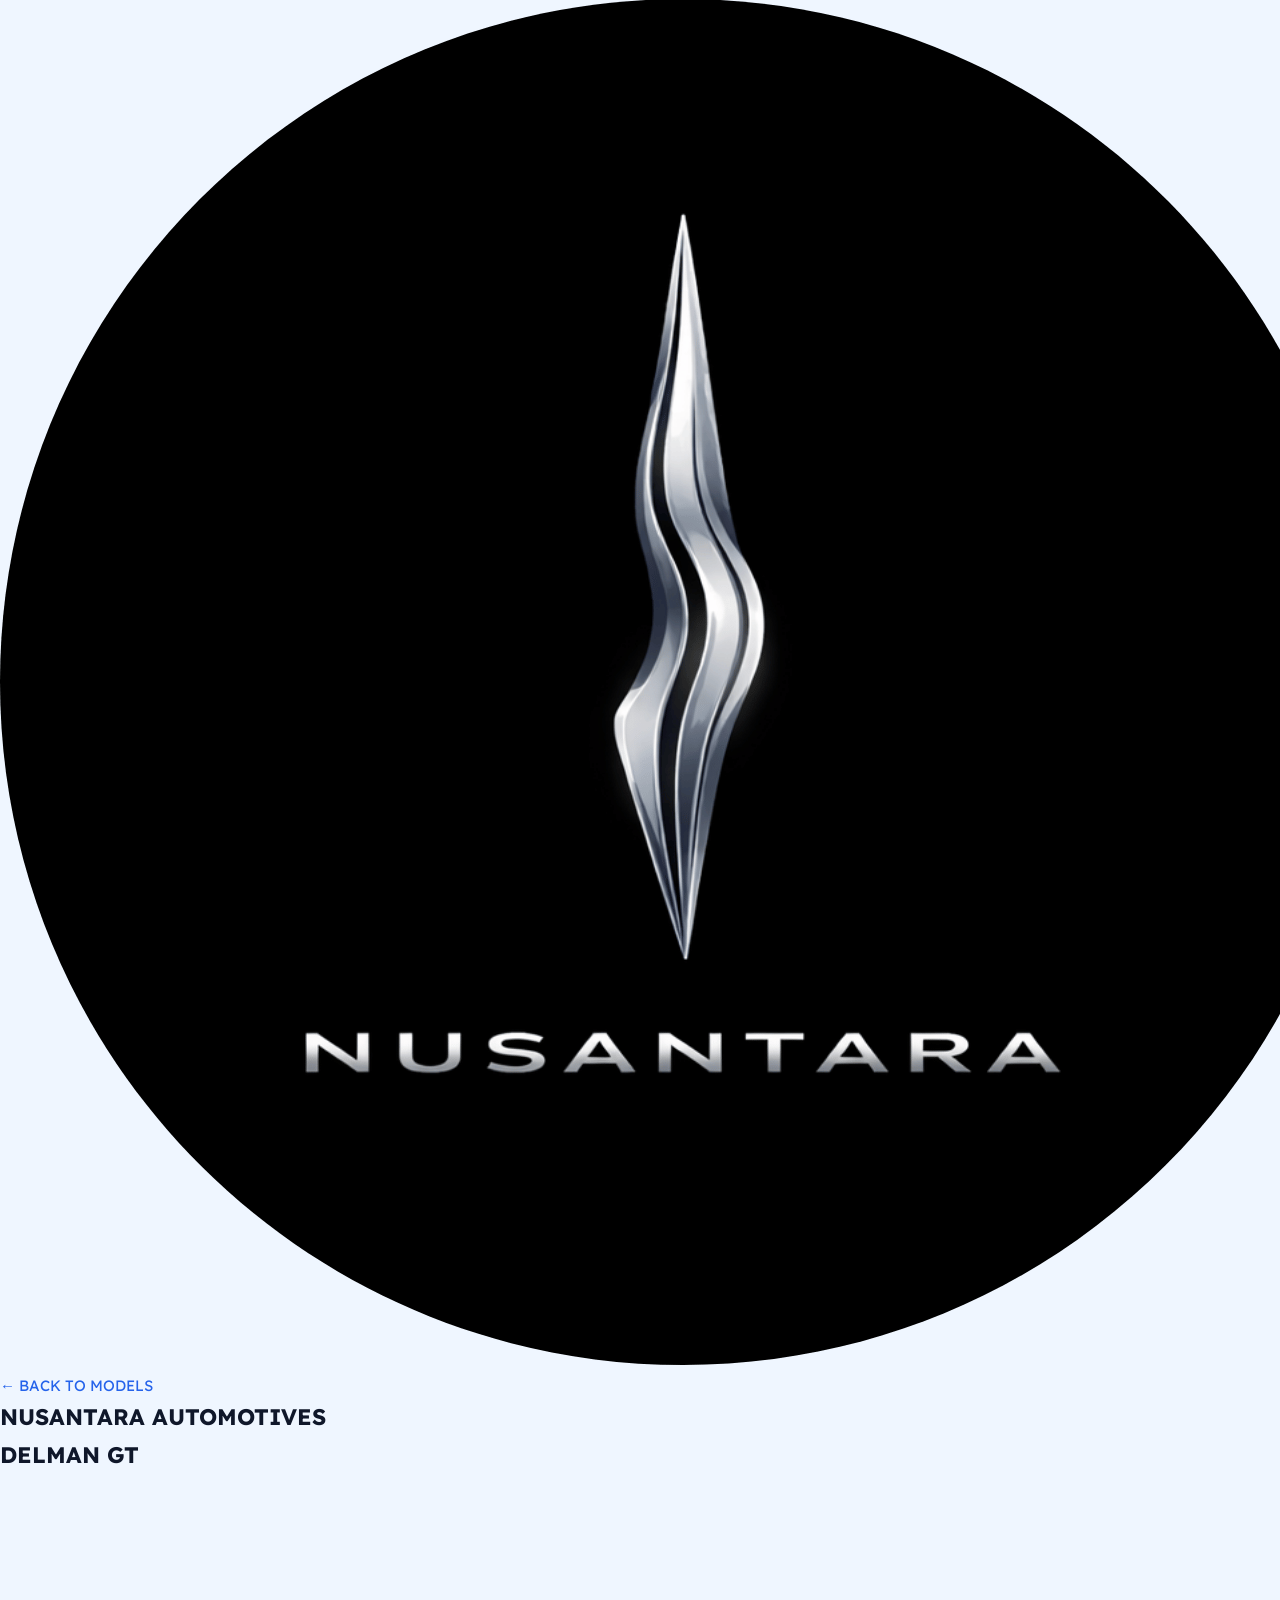
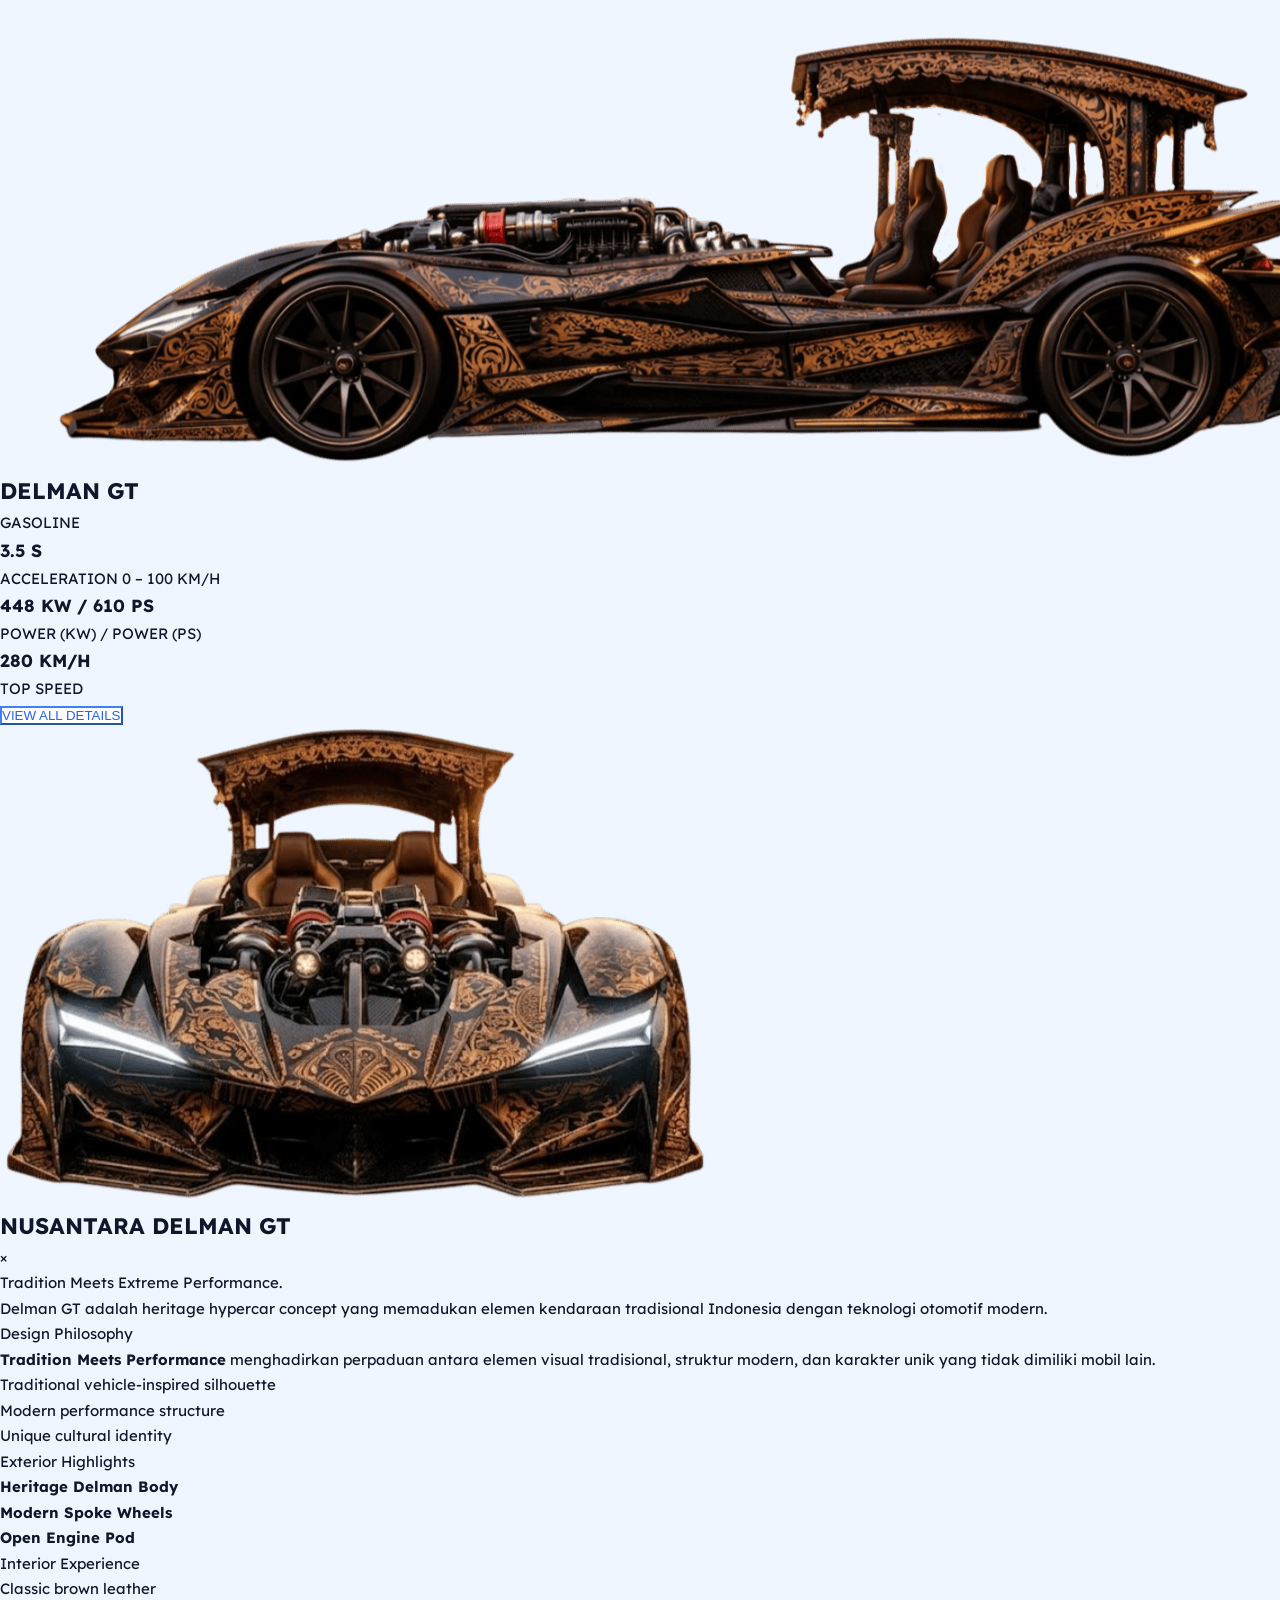
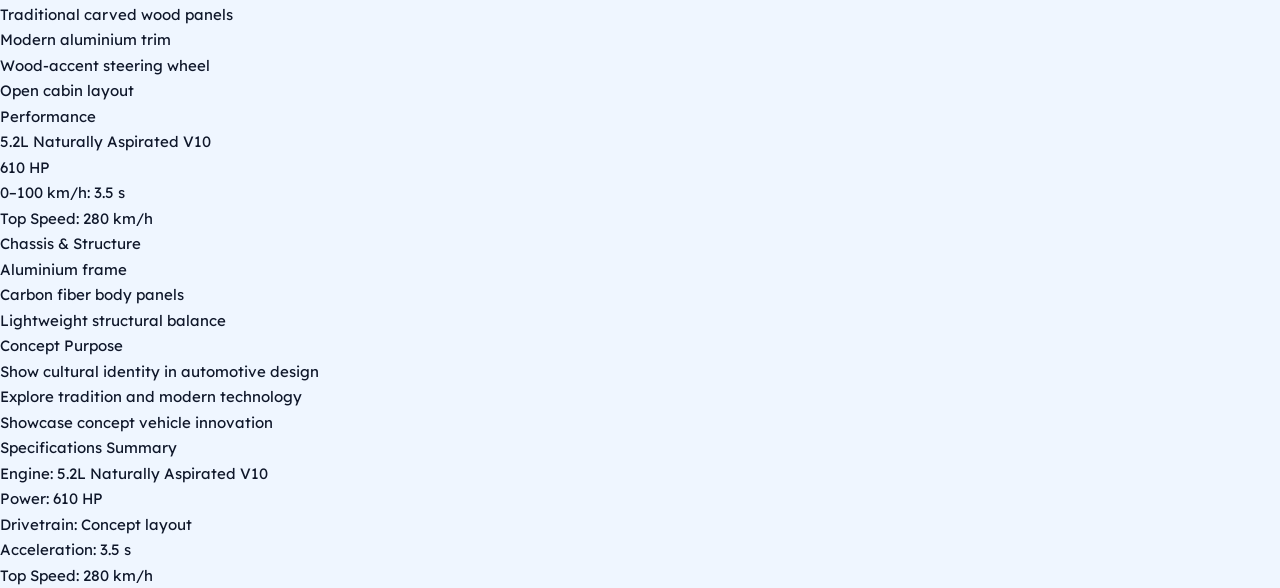
<file: mobil/delman.html>
<!DOCTYPE html>
<html lang="en">
<head>
  <meta charset="UTF-8">
  <title>Delman GT - Nusantara</title>

  <link rel="stylesheet" href="../style.css">
  <link href="https://fonts.googleapis.com/css2?family=Orbitron:wght@400;700&display=swap" rel="stylesheet">
</head>

<!--floating cs-->
<a href="https://wa.me/62867676767" target="_blank" class="cs-button">
  <img src="..\foto mobil\Another\logo.png" alt="Customer Service">
</a>

<body class="detail-page">

<!-- HEADER (FIX: sekarang di dalam body) -->
<header class="detail-header">
  <a href="../models.html">← BACK TO MODELS</a>
</header>

<!-- TOP -->
<section class="detail-top">
  <h1>NUSANTARA AUTOMOTIVES</h1>
  <h2>DELMAN GT</h2>

  <img id="car-side"
       src="..\foto mobil\Delman\delman side.png"
       onerror="this.src='https://placehold.co/1200x500?text=Side+View'">
</section>

<!-- BOTTOM -->
<section class="detail-bottom">

  <!-- LEFT -->
  <div class="detail-left">

    <!-- INFO -->
    <div class="info-block">
      <h2 class="model-name">DELMAN GT</h2>
      <p class="fuel">GASOLINE</p>

      <div class="spec-block">
        <h3>3.5 S</h3>
        <p>ACCELERATION 0 – 100 KM/H</p>

        <h3>448 KW / 610 PS</h3>
        <p>POWER (KW) / POWER (PS)</p>

        <h3>280 KM/H</h3>
        <p>TOP SPEED</p>
      </div>
    </div>

    <!-- ACTION -->
    <div class="action-block">

      <div class="detail-buttons">
        <button id="open-spec" class="btn-outline">VIEW ALL DETAILS</button>
      </div>

    </div>

  </div>

  <!-- RIGHT -->
  <div class="detail-right">
    <img id="car-front"
         src="..\foto mobil\Delman\delman front.png"
         onerror="this.src='https://placehold.co/600x400?text=Front+View'">
  </div>

</section>

<div id="spec-overlay" class="spec-overlay">

  <!-- BLUR BACKGROUND -->
  <div class="spec-backdrop"></div>

  <!-- PANEL -->
<div class="spec-panel">

  <div class="spec-header">
    <h2>NUSANTARA DELMAN GT</h2>
    <span id="close-spec" class="close-btn">&times;</span>
  </div>

  <!-- TAGLINE -->
  <p class="spec-tagline">
    Tradition Meets Extreme Performance.
  </p>

  <!-- DESCRIPTION -->
  <p class="spec-desc">
    Delman GT adalah heritage hypercar concept yang memadukan elemen kendaraan tradisional
    Indonesia dengan teknologi otomotif modern.
  </p>

  <!-- ACCORDION -->
  <div class="spec-accordion">

    <!-- DESIGN -->
    <div class="spec-item">
      <div class="spec-title">Design Philosophy</div>
      <div class="spec-content">
        <p><strong>Tradition Meets Performance</strong> menghadirkan perpaduan antara elemen visual tradisional,
        struktur modern, dan karakter unik yang tidak dimiliki mobil lain.</p>

        <ul>
          <li>Traditional vehicle-inspired silhouette</li>
          <li>Modern performance structure</li>
          <li>Unique cultural identity</li>
        </ul>
      </div>
    </div>

    <!-- EXTERIOR -->
    <div class="spec-item">
      <div class="spec-title">Exterior Highlights</div>
      <div class="spec-content">
        <ul>
          <li><strong>Heritage Delman Body</strong></li>
          <li><strong>Modern Spoke Wheels</strong></li>
          <li><strong>Open Engine Pod</strong></li>
        </ul>
      </div>
    </div>

    <!-- INTERIOR -->
    <div class="spec-item">
      <div class="spec-title">Interior Experience</div>
      <div class="spec-content">
        <ul>
          <li>Classic brown leather</li>
          <li>Traditional carved wood panels</li>
          <li>Modern aluminium trim</li>
          <li>Wood-accent steering wheel</li>
          <li>Open cabin layout</li>
        </ul>
      </div>
    </div>

    <!-- PERFORMANCE -->
    <div class="spec-item">
      <div class="spec-title">Performance</div>
      <div class="spec-content">
        <ul>
          <li>5.2L Naturally Aspirated V10</li>
          <li>610 HP</li>
          <li>0–100 km/h: 3.5 s</li>
          <li>Top Speed: 280 km/h</li>
        </ul>
      </div>
    </div>

    <!-- CHASSIS -->
    <div class="spec-item">
      <div class="spec-title">Chassis & Structure</div>
      <div class="spec-content">
        <ul>
          <li>Aluminium frame</li>
          <li>Carbon fiber body panels</li>
          <li>Lightweight structural balance</li>
        </ul>
      </div>
    </div>

    <!-- PURPOSE -->
    <div class="spec-item">
      <div class="spec-title">Concept Purpose</div>
      <div class="spec-content">
        <ul>
          <li>Show cultural identity in automotive design</li>
          <li>Explore tradition and modern technology</li>
          <li>Showcase concept vehicle innovation</li>
        </ul>
      </div>
    </div>

    <!-- SUMMARY -->
    <div class="spec-item">
      <div class="spec-title">Specifications Summary</div>
      <div class="spec-content">
        <ul>
          <li>Engine: 5.2L Naturally Aspirated V10</li>
          <li>Power: 610 HP</li>
          <li>Drivetrain: Concept layout</li>
          <li>Acceleration: 3.5 s</li>
          <li>Top Speed: 280 km/h</li>
        </ul>
      </div>
    </div>

  </div>

</div>

</div>

<!-- SCRIPT -->
<script>
const sideImage = document.getElementById("car-side");
const frontImage = document.getElementById("car-front");

const openSpec = document.getElementById("open-spec");
const closeSpec = document.getElementById("close-spec");
const specOverlay = document.getElementById("spec-overlay");

if (openSpec && closeSpec && specOverlay) {

  openSpec.addEventListener("click", () => {
    specOverlay.classList.add("active");
  });

  closeSpec.addEventListener("click", () => {
    specOverlay.classList.remove("active");
  });

  // klik backdrop untuk close
  specOverlay.addEventListener("click", (e) => {
    if (e.target.classList.contains("spec-backdrop")) {
      specOverlay.classList.remove("active");
    }
  });
}

/* ACCORDION */
const specItems = document.querySelectorAll(".spec-item");

specItems.forEach(item => {
  item.addEventListener("click", () => {
    item.classList.toggle("active");
  });
});
</script>

</body>
</html>
</file>
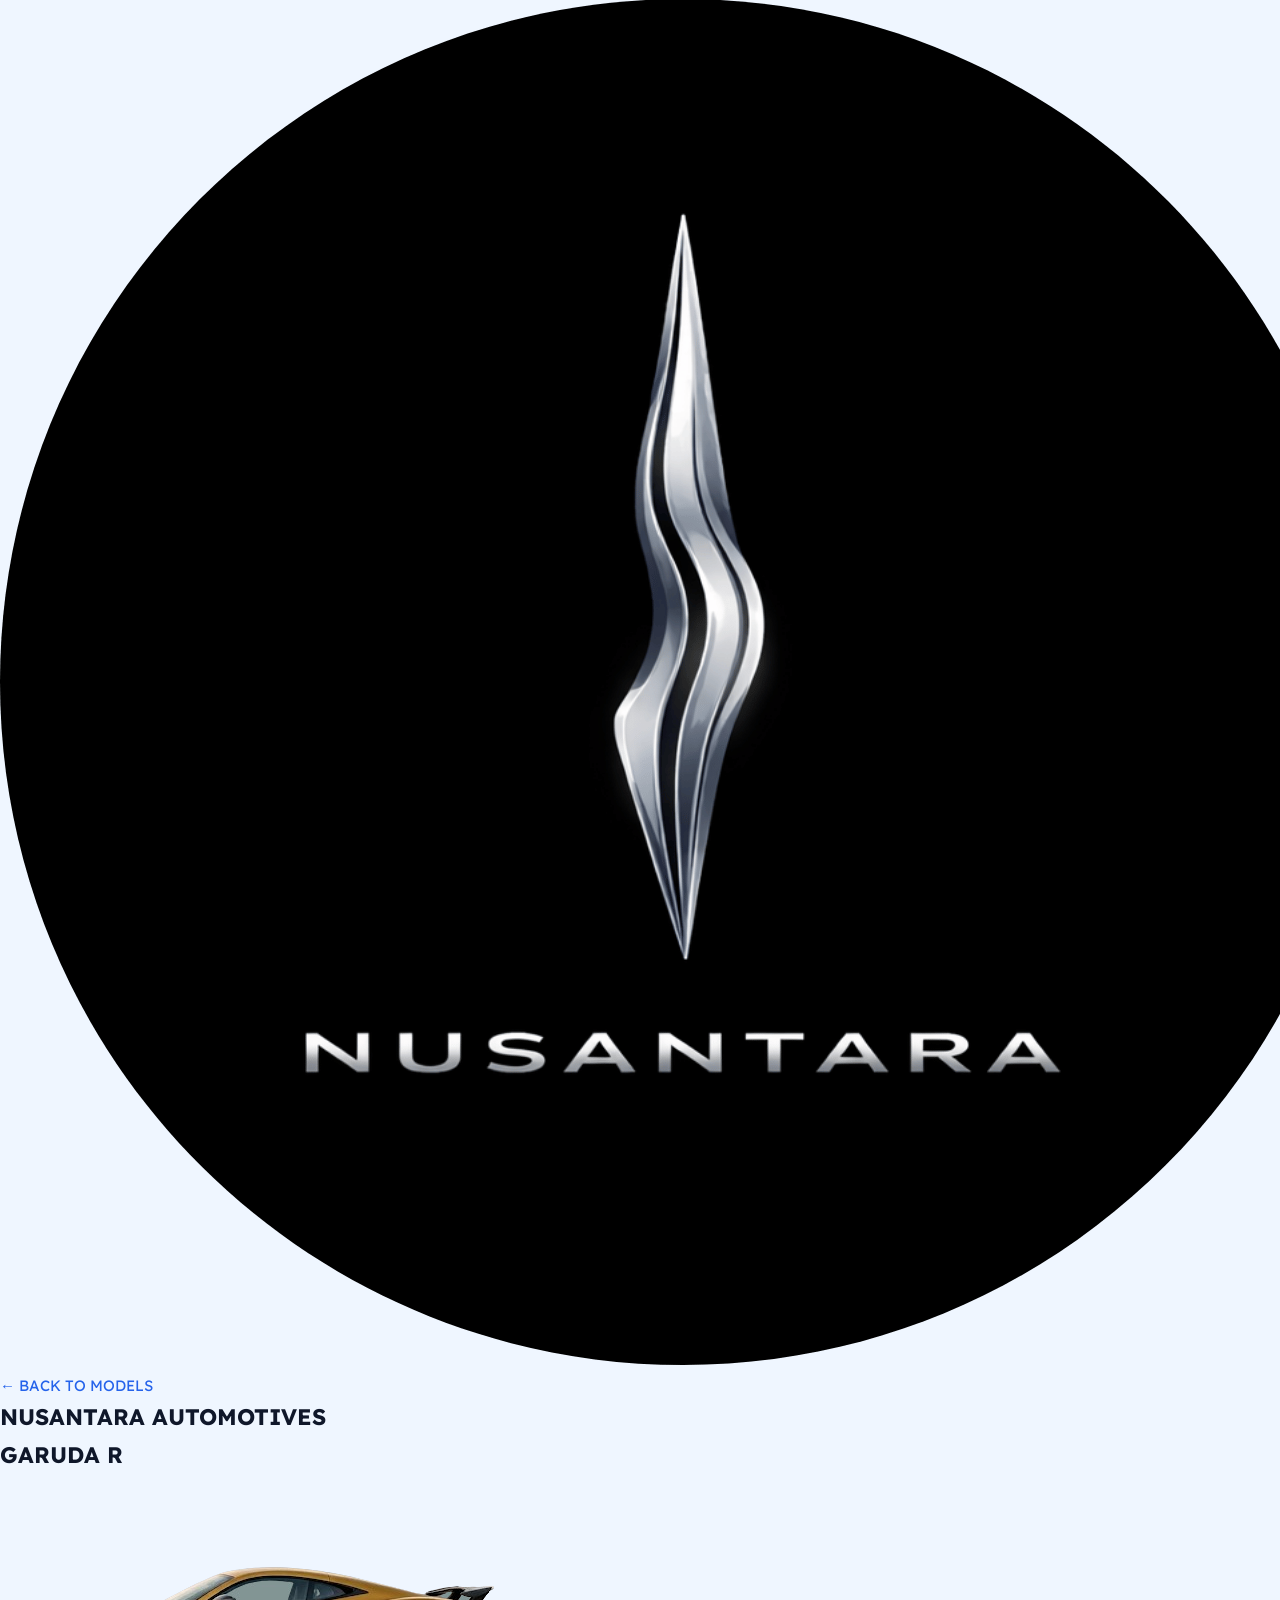
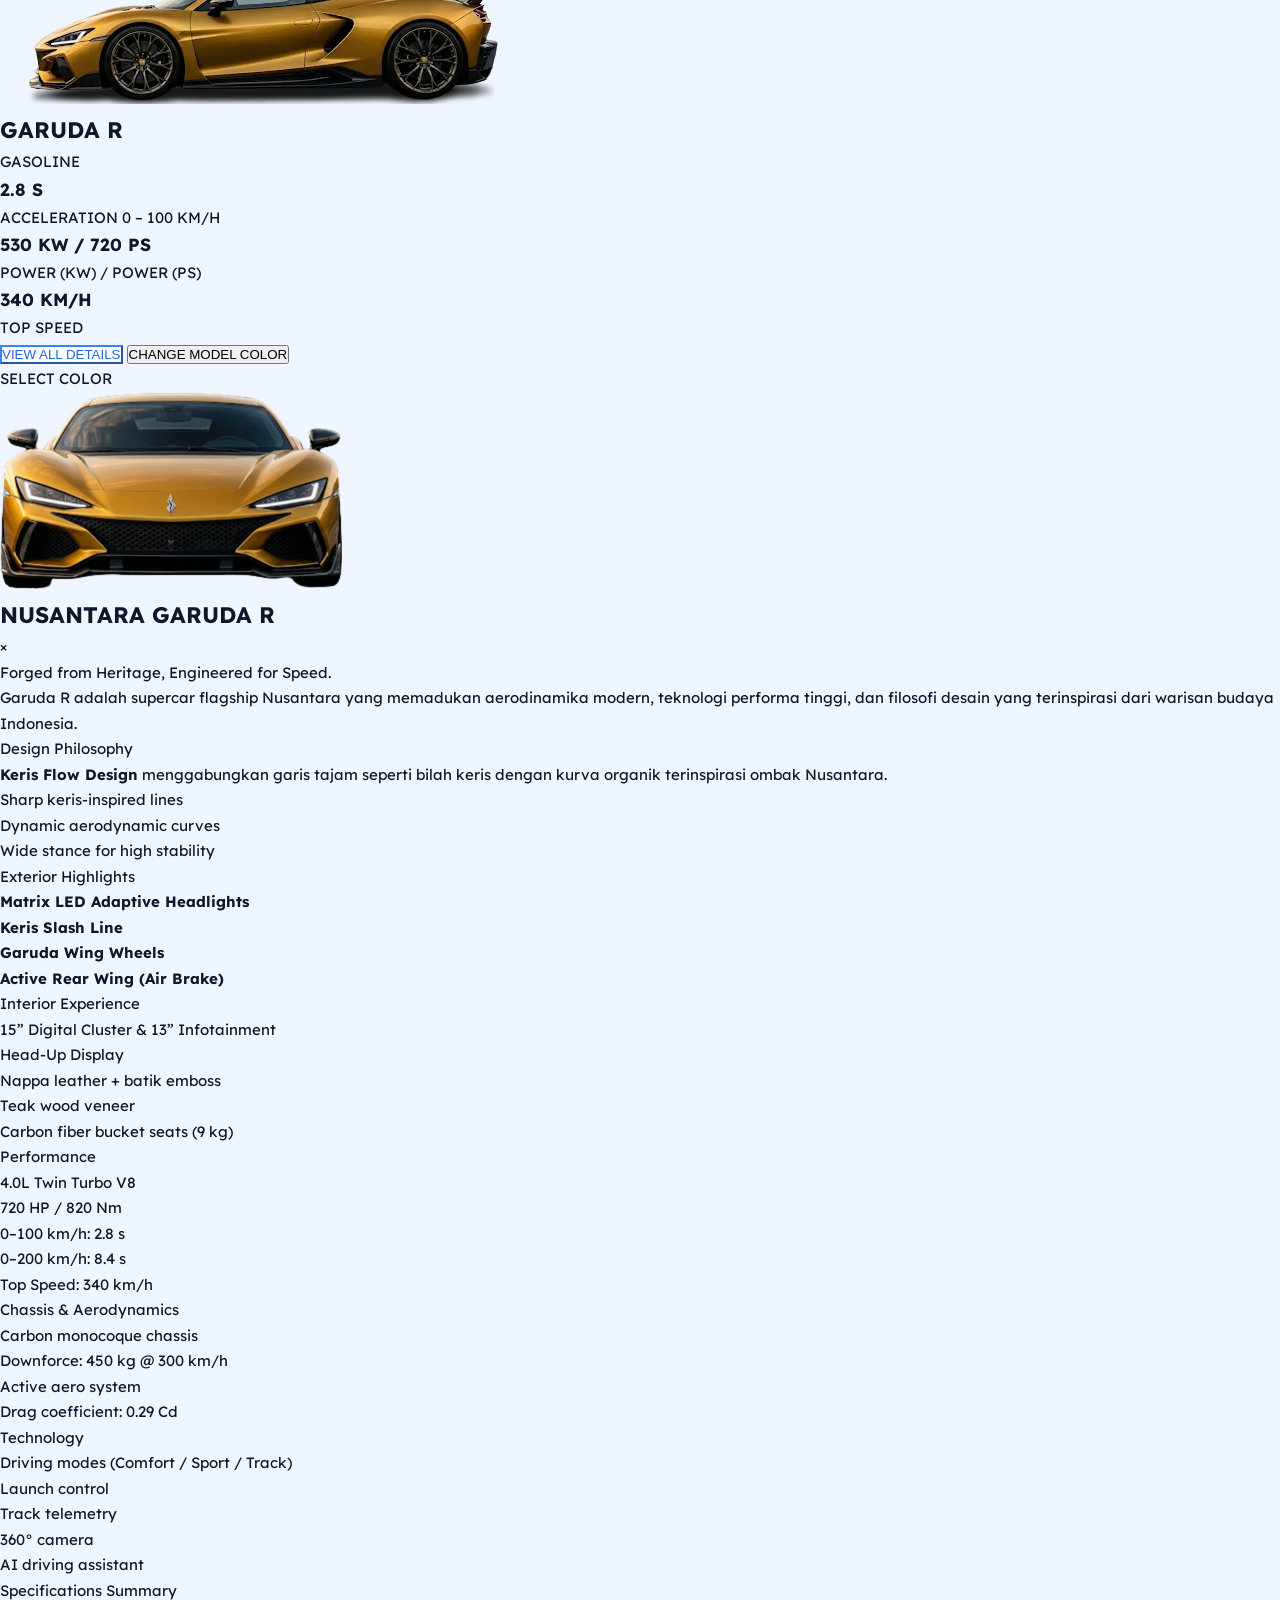
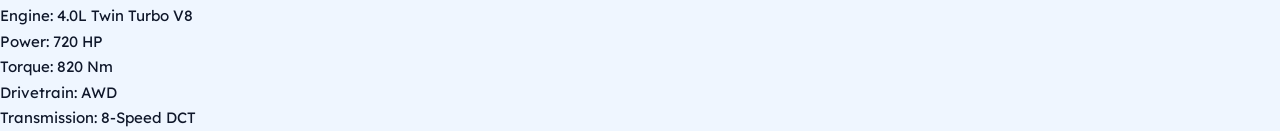
<file: mobil/garuda.html>
<!DOCTYPE html>
<html lang="en">
<head>
  <meta charset="UTF-8">
  <title>Garuda R - Nusantara</title>

  <link rel="stylesheet" href="../style.css">
  <link href="https://fonts.googleapis.com/css2?family=Orbitron:wght@400;700&display=swap" rel="stylesheet">
</head>

<!--floating cs-->
<a href="https://wa.me/62867676767" target="_blank" class="cs-button">
  <img src="..\foto mobil\Another\logo.png" alt="Customer Service">
</a>

<body class="detail-page">

<!-- HEADER (FIX: sekarang di dalam body) -->
<header class="detail-header">
  <a href="../models.html">← BACK TO MODELS</a>
</header>

<!-- TOP -->
<section class="detail-top">
  <h1>NUSANTARA AUTOMOTIVES</h1>
  <h2>GARUDA R</h2>

  <img id="car-side"
       src="../foto mobil/GARUDA/Garuda Gold/garuda r garuda gold.png"
       onerror="this.src='https://placehold.co/1200x500?text=Side+View'">
</section>

<!-- BOTTOM -->
<section class="detail-bottom">

  <!-- LEFT -->
  <div class="detail-left">

    <!-- INFO -->
    <div class="info-block">
      <h2 class="model-name">GARUDA R</h2>
      <p class="fuel">GASOLINE</p>

      <div class="spec-block">
        <h3>2.8 S</h3>
        <p>ACCELERATION 0 – 100 KM/H</p>

        <h3>530 KW / 720 PS</h3>
        <p>POWER (KW) / POWER (PS)</p>

        <h3>340 KM/H</h3>
        <p>TOP SPEED</p>
      </div>
    </div>

    <!-- ACTION -->
    <div class="action-block">

      <div class="detail-buttons">
        <button id="open-spec" class="btn-outline">VIEW ALL DETAILS</button>
        <button id="color-toggle" class="btn-dark">CHANGE MODEL COLOR</button>
      </div>

      <!-- COLOR PANEL -->
      <div id="color-panel" class="color-panel">

        <p class="color-label">SELECT COLOR</p>

        <div class="color-options">

           <span class="color"
              style="background:#d4af37"
              data-side="..\foto mobil\GARUDA\Garuda Gold\garuda r garuda gold.png"
              data-front="..\foto mobil\GARUDA\Garuda Gold\garuda-r-garuda gold-FV.png"
              data-name="Garuda Gold"
              data-desc="METALLIC GOLD REFLECTING THE SPLENDOR OF THE GARUDA SYMBOL">
            </span>
            <span class="color"
              style="background:#1b4a34"

              data-side="../foto mobil\GARUDA\Emerald Borneo\garuda r emerald borneoo.png"
              data-front="../foto mobil\GARUDA\Emerald Borneo\garuda r emerald borneo FV.png"

              data-name="EMERALD BORNEO"
              data-desc="GREEN OF THE TROPICAL FORESTS OF KALIMANTAN">
            </span>
            <span class="color"
              style="background:#a43743"
              data-side="..\foto mobil\GARUDA\Majapahit Red\garuda r majapahit red.png"
              data-front="..\foto mobil\GARUDA\Majapahit Red\garuda r majapahit red FV.png"
              data-name="MAJAPAHIT RED"
              data-desc="ROYAL RED INSPIRED BY THE GLORY OF MAJAPAHIT">
            </span>
            <span class="color"
              style="background:#080808"

              data-side="../foto mobil\GARUDA\Volcanic Black\garuda r volcanic black.png"
              data-front="../foto mobil\GARUDA\Volcanic Black\garuda r volcanic black FV.png"

              data-name="VOLCANIC BLACK"
              data-desc="LAVA BLACK WITH A STRONG AND ELEGANT CHARACTER">
            </span>

        </div>

        <!-- INFO WARNA -->
        <div class="color-info-box">
          <h4 id="color-name"></h4>
          <p id="color-desc"></p>
        </div>

      </div>

    </div>

  </div>

  <!-- RIGHT -->
  <div class="detail-right">
    <img id="car-front"
         src="..\foto mobil\GARUDA\Garuda Gold\garuda-r-garuda gold-FV.png"
         onerror="this.src='https://placehold.co/600x400?text=Front+View'">
  </div>

</section>

<div id="spec-overlay" class="spec-overlay">

  <!-- BLUR BACKGROUND -->
  <div class="spec-backdrop"></div>

  <!-- PANEL -->
<div class="spec-panel">

  <div class="spec-header">
    <h2>NUSANTARA GARUDA R</h2>
    <span id="close-spec" class="close-btn">&times;</span>
  </div>

  <!-- TAGLINE -->
  <p class="spec-tagline">
    Forged from Heritage, Engineered for Speed.
  </p>

  <!-- DESCRIPTION -->
  <p class="spec-desc">
    Garuda R adalah supercar flagship Nusantara yang memadukan aerodinamika modern,
    teknologi performa tinggi, dan filosofi desain yang terinspirasi dari warisan budaya Indonesia.
  </p>

  <!-- ACCORDION -->
  <div class="spec-accordion">

    <!-- DESIGN -->
    <div class="spec-item">
      <div class="spec-title">Design Philosophy</div>
      <div class="spec-content">
        <p><strong>Keris Flow Design</strong> menggabungkan garis tajam seperti bilah keris
        dengan kurva organik terinspirasi ombak Nusantara.</p>

        <ul>
          <li>Sharp keris-inspired lines</li>
          <li>Dynamic aerodynamic curves</li>
          <li>Wide stance for high stability</li>
        </ul>
      </div>
    </div>

    <!-- EXTERIOR -->
    <div class="spec-item">
      <div class="spec-title">Exterior Highlights</div>
      <div class="spec-content">
        <ul>
          <li><strong>Matrix LED Adaptive Headlights</strong></li>
          <li><strong>Keris Slash Line</strong></li>
          <li><strong>Garuda Wing Wheels</strong></li>
          <li><strong>Active Rear Wing (Air Brake)</strong></li>
        </ul>
      </div>
    </div>

    <!-- INTERIOR -->
    <div class="spec-item">
      <div class="spec-title">Interior Experience</div>
      <div class="spec-content">
        <ul>
          <li>15” Digital Cluster & 13” Infotainment</li>
          <li>Head-Up Display</li>
          <li>Nappa leather + batik emboss</li>
          <li>Teak wood veneer</li>
          <li>Carbon fiber bucket seats (9 kg)</li>
        </ul>
      </div>
    </div>

    <!-- PERFORMANCE -->
    <div class="spec-item">
      <div class="spec-title">Performance</div>
      <div class="spec-content">
        <ul>
          <li>4.0L Twin Turbo V8</li>
          <li>720 HP / 820 Nm</li>
          <li>0–100 km/h: 2.8 s</li>
          <li>0–200 km/h: 8.4 s</li>
          <li>Top Speed: 340 km/h</li>
        </ul>
      </div>
    </div>

    <!-- CHASSIS -->
    <div class="spec-item">
      <div class="spec-title">Chassis & Aerodynamics</div>
      <div class="spec-content">
        <ul>
          <li>Carbon monocoque chassis</li>
          <li>Downforce: 450 kg @ 300 km/h</li>
          <li>Active aero system</li>
          <li>Drag coefficient: 0.29 Cd</li>
        </ul>
      </div>
    </div>

    <!-- TECHNOLOGY -->
    <div class="spec-item">
      <div class="spec-title">Technology</div>
      <div class="spec-content">
        <ul>
          <li>Driving modes (Comfort / Sport / Track)</li>
          <li>Launch control</li>
          <li>Track telemetry</li>
          <li>360° camera</li>
          <li>AI driving assistant</li>
        </ul>
      </div>
    </div>

    <!-- SUMMARY -->
    <div class="spec-item">
      <div class="spec-title">Specifications Summary</div>
      <div class="spec-content">
        <ul>
          <li>Engine: 4.0L Twin Turbo V8</li>
          <li>Power: 720 HP</li>
          <li>Torque: 820 Nm</li>
          <li>Drivetrain: AWD</li>
          <li>Transmission: 8-Speed DCT</li>
        </ul>
      </div>
    </div>

  </div>

</div>

</div>

<!-- SCRIPT -->
<script>
const sideImage = document.getElementById("car-side");
const frontImage = document.getElementById("car-front");

const colorButtons = document.querySelectorAll(".color");

const colorName = document.getElementById("color-name");
const colorDesc = document.getElementById("color-desc");

const toggleBtn = document.getElementById("color-toggle");
const colorPanel = document.getElementById("color-panel");

const model = "garuda";

/* COLOR SWITCH + TEXT */
colorButtons.forEach(btn => {
  btn.addEventListener("click", () => {
    const color = btn.dataset.color;

    sideImage.style.opacity = 0;
    frontImage.style.opacity = 0;

    setTimeout(() => {
      sideImage.src = btn.dataset.side;
      frontImage.src = btn.dataset.front;

      sideImage.style.opacity = 1;
      frontImage.style.opacity = 1;
    }, 150);

    // UPDATE TEXT
    colorName.textContent = btn.dataset.name;
    colorDesc.textContent = btn.dataset.desc;

    // ACTIVE
    colorButtons.forEach(b => b.classList.remove("active"));
    btn.classList.add("active");
  });
});

/* DEFAULT */
const defaultColor = document.querySelector('[data-color="gold"]');
if (defaultColor) {
  defaultColor.classList.add("active");
  colorName.textContent = defaultColor.dataset.name;
  colorDesc.textContent = defaultColor.dataset.desc;
}

/* TOGGLE PANEL */
if (toggleBtn && colorPanel) {
  toggleBtn.addEventListener("click", () => {
    colorPanel.classList.toggle("active");
  });
}

const openSpec = document.getElementById("open-spec");
const closeSpec = document.getElementById("close-spec");
const specOverlay = document.getElementById("spec-overlay");

if (openSpec && closeSpec && specOverlay) {

  openSpec.addEventListener("click", () => {
    specOverlay.classList.add("active");
  });

  closeSpec.addEventListener("click", () => {
    specOverlay.classList.remove("active");
  });

  // klik backdrop untuk close
  specOverlay.addEventListener("click", (e) => {
    if (e.target.classList.contains("spec-backdrop")) {
      specOverlay.classList.remove("active");
    }
  });
}

/* ACCORDION */
const specItems = document.querySelectorAll(".spec-item");

specItems.forEach(item => {
  item.addEventListener("click", () => {
    item.classList.toggle("active");
  });
});
</script>

</body>
</html>
</file>
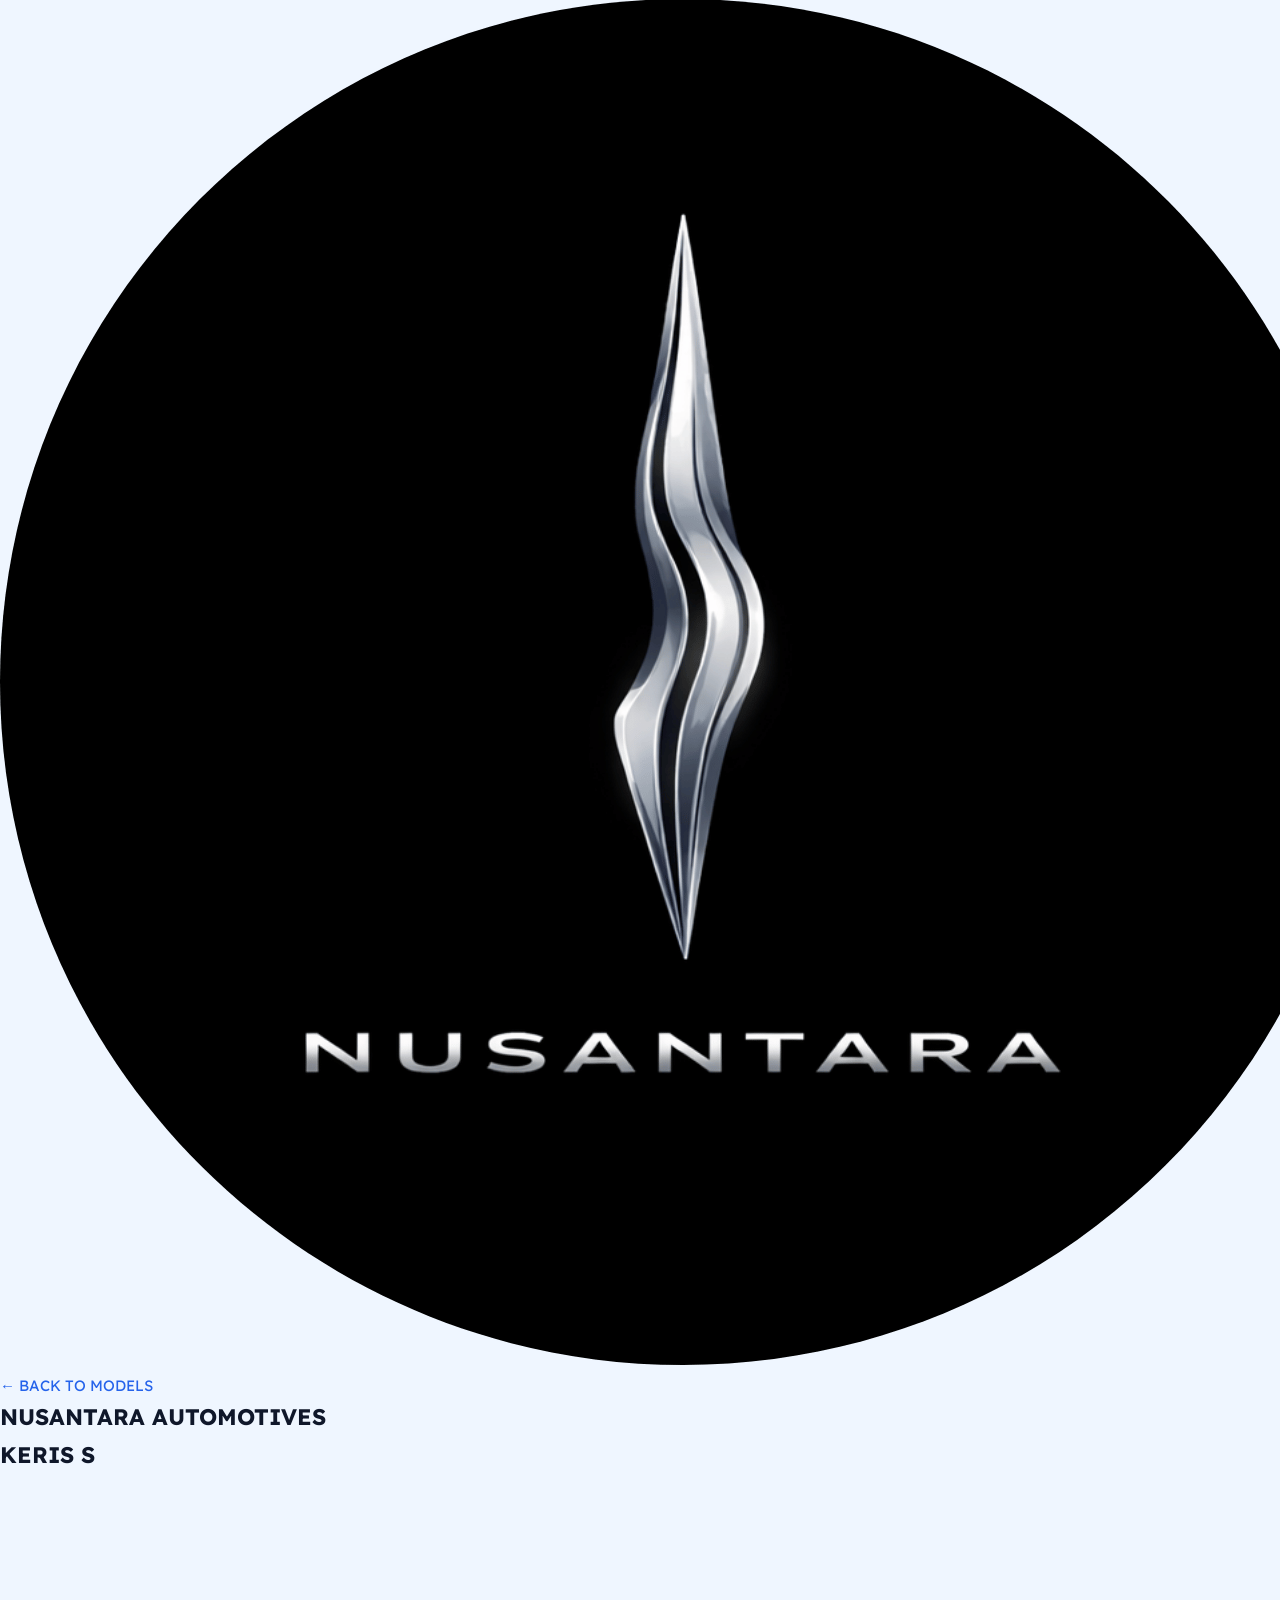
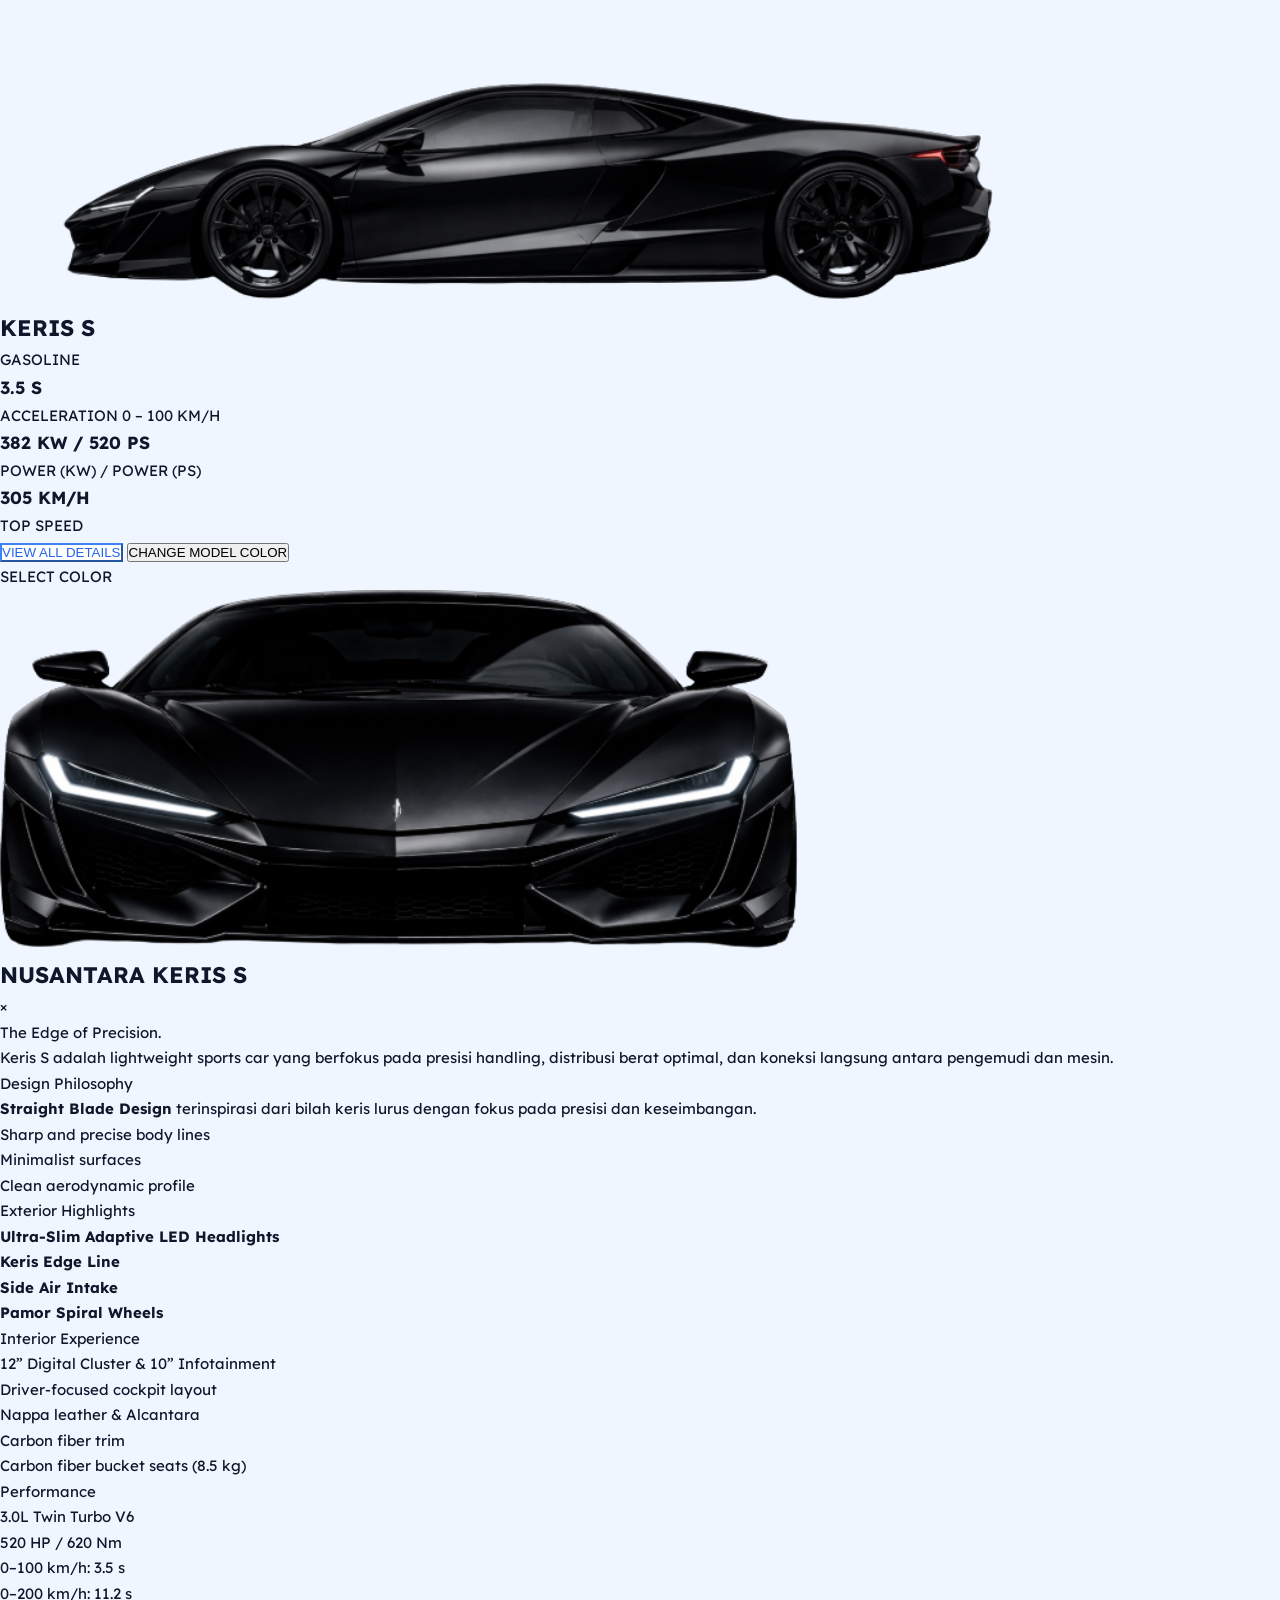
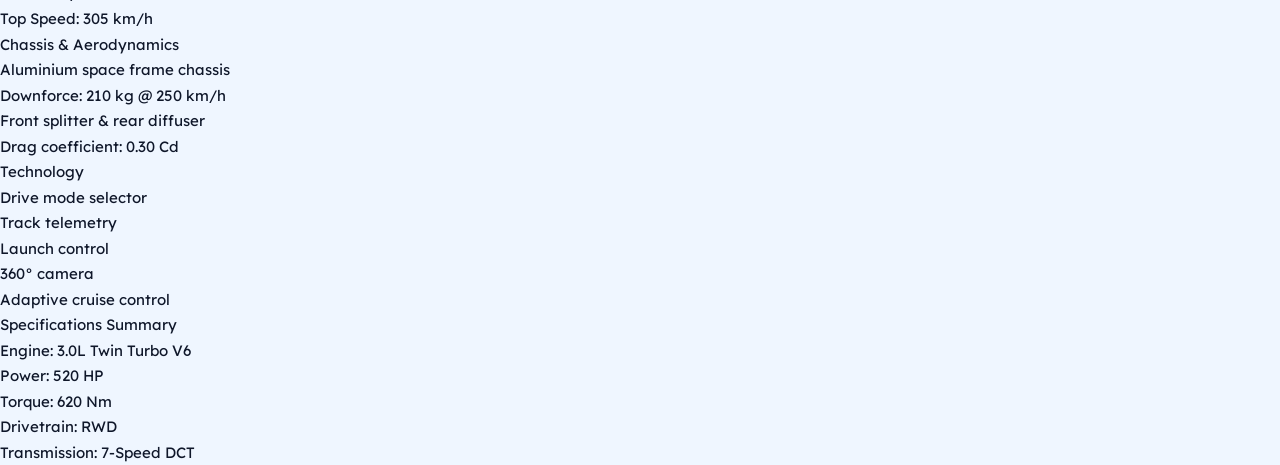
<file: mobil/keris.html>
<!DOCTYPE html>
<html lang="en">
<head>
  <meta charset="UTF-8">
  <title>Keris S - Nusantara</title>

  <link rel="stylesheet" href="../style.css">
  <link href="https://fonts.googleapis.com/css2?family=Orbitron:wght@400;700&display=swap" rel="stylesheet">
</head>

<!--floating cs-->
<a href="https://wa.me/62867676767" target="_blank" class="cs-button">
  <img src="..\foto mobil\Another\logo.png" alt="Customer Service">
</a>

<body class="detail-page">

<!-- HEADER (FIX: sekarang di dalam body) -->
<header class="detail-header">
  <a href="../models.html">← BACK TO MODELS</a>
</header>

<!-- TOP -->
<section class="detail-top">
  <h1>NUSANTARA AUTOMOTIVES</h1>
  <h2>KERIS S</h2>

  <img id="car-side"
       src="../foto mobil\KERIS\volcanic black\Volcanic Black side bgr.png"
       onerror="this.src='https://placehold.co/1200x500?text=Side+View'">
</section>

<!-- BOTTOM -->
<section class="detail-bottom">

  <!-- LEFT -->
  <div class="detail-left">

    <!-- INFO -->
    <div class="info-block">
      <h2 class="model-name">KERIS S</h2>
      <p class="fuel">GASOLINE</p>

      <div class="spec-block">
        <h3>3.5 S</h3>
        <p>ACCELERATION 0 – 100 KM/H</p>

        <h3>382 KW / 520 PS</h3>
        <p>POWER (KW) / POWER (PS)</p>

        <h3>305 KM/H</h3>
        <p>TOP SPEED</p>
      </div>
    </div>

    <!-- ACTION -->
    <div class="action-block">

      <div class="detail-buttons">
        <button id="open-spec" class="btn-outline">VIEW ALL DETAILS</button>
        <button id="color-toggle" class="btn-dark">CHANGE MODEL COLOR</button>
      </div>

      <!-- COLOR PANEL -->
      <div id="color-panel" class="color-panel">

        <p class="color-label">SELECT COLOR</p>

        <div class="color-options">

           <span class="color"
              style="background:#080808"
              data-side="../foto mobil\KERIS\volcanic black\Volcanic Black side bgr.png"
              data-front="../foto mobil\KERIS\volcanic black\Volcanic Black front bgr.png"
              data-name="VOLCANIC BLACK"
              data-desc="LAVA BLACK WITH A STRONG AND ELEGANT CHARACTER">
            </span>
            <span class="color"
              style="background:#1b4a34"

              data-side="../foto mobil\KERIS\emerald borneo\Emerald Borneo side bgr.png"
              data-front="../foto mobil\KERIS\emerald borneo\Emerald Borneo front bgr.png"

              data-name="EMERALD BORNEO"
              data-desc="GREEN OF THE TROPICAL FORESTS OF KALIMANTAN">
            </span>
            <span class="color"
              style="background:#a43743"
              data-side="../foto mobil\KERIS\majapahit red\Majapahit Red side bgr.png"
              data-front="../foto mobil\KERIS\majapahit red\Majapahit Red front bgr.png"
              data-name="MAJAPAHIT RED"
              data-desc="ROYAL RED INSPIRED BY THE GLORY OF MAJAPAHIT">
            </span>
            <span class="color"
              style="background:#c0c0c0"

              data-side="../foto mobil\KERIS\silver pamor\Silver Pamor side bgr.png"
              data-front="../foto mobil\KERIS\silver pamor\Silver Pamor front bgr.png"

              data-name="SILVER PAMOR"
              data-desc="SILVER FINISH INSPIRED BY THE KERIS BLADE PATTERN">
            </span>

        </div>

        <!-- INFO WARNA -->
        <div class="color-info-box">
          <h4 id="color-name"></h4>
          <p id="color-desc"></p>
        </div>

      </div>

    </div>

  </div>

  <!-- RIGHT -->
  <div class="detail-right">
    <img id="car-front"
         src="..\foto mobil\KERIS\volcanic black\Volcanic Black front bgr.png"
         onerror="this.src='https://placehold.co/600x400?text=Front+View'">
  </div>

</section>

<div id="spec-overlay" class="spec-overlay">

  <!-- BLUR BACKGROUND -->
  <div class="spec-backdrop"></div>

  <!-- PANEL -->
<div class="spec-panel">

  <div class="spec-header">
    <h2>NUSANTARA KERIS S</h2>
    <span id="close-spec" class="close-btn">&times;</span>
  </div>

  <!-- TAGLINE -->
  <p class="spec-tagline">
    The Edge of Precision.
  </p>

  <!-- DESCRIPTION -->
  <p class="spec-desc">
    Keris S adalah lightweight sports car yang berfokus pada presisi handling,
    distribusi berat optimal, dan koneksi langsung antara pengemudi dan mesin.
  </p>

  <!-- ACCORDION -->
  <div class="spec-accordion">

    <!-- DESIGN -->
    <div class="spec-item">
      <div class="spec-title">Design Philosophy</div>
      <div class="spec-content">
        <p><strong>Straight Blade Design</strong> terinspirasi dari bilah keris lurus
        dengan fokus pada presisi dan keseimbangan.</p>

        <ul>
          <li>Sharp and precise body lines</li>
          <li>Minimalist surfaces</li>
          <li>Clean aerodynamic profile</li>
        </ul>
      </div>
    </div>

    <!-- EXTERIOR -->
    <div class="spec-item">
      <div class="spec-title">Exterior Highlights</div>
      <div class="spec-content">
        <ul>
          <li><strong>Ultra-Slim Adaptive LED Headlights</strong></li>
          <li><strong>Keris Edge Line</strong></li>
          <li><strong>Side Air Intake</strong></li>
          <li><strong>Pamor Spiral Wheels</strong></li>
        </ul>
      </div>
    </div>

    <!-- INTERIOR -->
    <div class="spec-item">
      <div class="spec-title">Interior Experience</div>
      <div class="spec-content">
        <ul>
          <li>12” Digital Cluster & 10” Infotainment</li>
          <li>Driver-focused cockpit layout</li>
          <li>Nappa leather & Alcantara</li>
          <li>Carbon fiber trim</li>
          <li>Carbon fiber bucket seats (8.5 kg)</li>
        </ul>
      </div>
    </div>

    <!-- PERFORMANCE -->
    <div class="spec-item">
      <div class="spec-title">Performance</div>
      <div class="spec-content">
        <ul>
          <li>3.0L Twin Turbo V6</li>
          <li>520 HP / 620 Nm</li>
          <li>0–100 km/h: 3.5 s</li>
          <li>0–200 km/h: 11.2 s</li>
          <li>Top Speed: 305 km/h</li>
        </ul>
      </div>
    </div>

    <!-- CHASSIS -->
    <div class="spec-item">
      <div class="spec-title">Chassis & Aerodynamics</div>
      <div class="spec-content">
        <ul>
          <li>Aluminium space frame chassis</li>
          <li>Downforce: 210 kg @ 250 km/h</li>
          <li>Front splitter & rear diffuser</li>
          <li>Drag coefficient: 0.30 Cd</li>
        </ul>
      </div>
    </div>

    <!-- TECHNOLOGY -->
    <div class="spec-item">
      <div class="spec-title">Technology</div>
      <div class="spec-content">
        <ul>
          <li>Drive mode selector</li>
          <li>Track telemetry</li>
          <li>Launch control</li>
          <li>360° camera</li>
          <li>Adaptive cruise control</li>
        </ul>
      </div>
    </div>

    <!-- SUMMARY -->
    <div class="spec-item">
      <div class="spec-title">Specifications Summary</div>
      <div class="spec-content">
        <ul>
          <li>Engine: 3.0L Twin Turbo V6</li>
          <li>Power: 520 HP</li>
          <li>Torque: 620 Nm</li>
          <li>Drivetrain: RWD</li>
          <li>Transmission: 7-Speed DCT</li>
        </ul>
      </div>
    </div>

  </div>

</div>

</div>

<!-- SCRIPT -->
<script>
const sideImage = document.getElementById("car-side");
const frontImage = document.getElementById("car-front");

const colorButtons = document.querySelectorAll(".color");

const colorName = document.getElementById("color-name");
const colorDesc = document.getElementById("color-desc");

const toggleBtn = document.getElementById("color-toggle");
const colorPanel = document.getElementById("color-panel");

const model = "garuda";

/* COLOR SWITCH + TEXT */
colorButtons.forEach(btn => {
  btn.addEventListener("click", () => {
    const color = btn.dataset.color;

    sideImage.style.opacity = 0;
    frontImage.style.opacity = 0;

    setTimeout(() => {
      sideImage.src = btn.dataset.side;
      frontImage.src = btn.dataset.front;

      sideImage.style.opacity = 1;
      frontImage.style.opacity = 1;
    }, 150);

    // UPDATE TEXT
    colorName.textContent = btn.dataset.name;
    colorDesc.textContent = btn.dataset.desc;

    // ACTIVE
    colorButtons.forEach(b => b.classList.remove("active"));
    btn.classList.add("active");
  });
});

/* DEFAULT */
const defaultColor = document.querySelector('[data-color="gold"]');
if (defaultColor) {
  defaultColor.classList.add("active");
  colorName.textContent = defaultColor.dataset.name;
  colorDesc.textContent = defaultColor.dataset.desc;
}

/* TOGGLE PANEL */
if (toggleBtn && colorPanel) {
  toggleBtn.addEventListener("click", () => {
    colorPanel.classList.toggle("active");
  });
}

const openSpec = document.getElementById("open-spec");
const closeSpec = document.getElementById("close-spec");
const specOverlay = document.getElementById("spec-overlay");

if (openSpec && closeSpec && specOverlay) {

  openSpec.addEventListener("click", () => {
    specOverlay.classList.add("active");
  });

  closeSpec.addEventListener("click", () => {
    specOverlay.classList.remove("active");
  });

  // klik backdrop untuk close
  specOverlay.addEventListener("click", (e) => {
    if (e.target.classList.contains("spec-backdrop")) {
      specOverlay.classList.remove("active");
    }
  });
}

/* ACCORDION */
const specItems = document.querySelectorAll(".spec-item");

specItems.forEach(item => {
  item.addEventListener("click", () => {
    item.classList.toggle("active");
  });
});
</script>

</body>
</html>
</file>
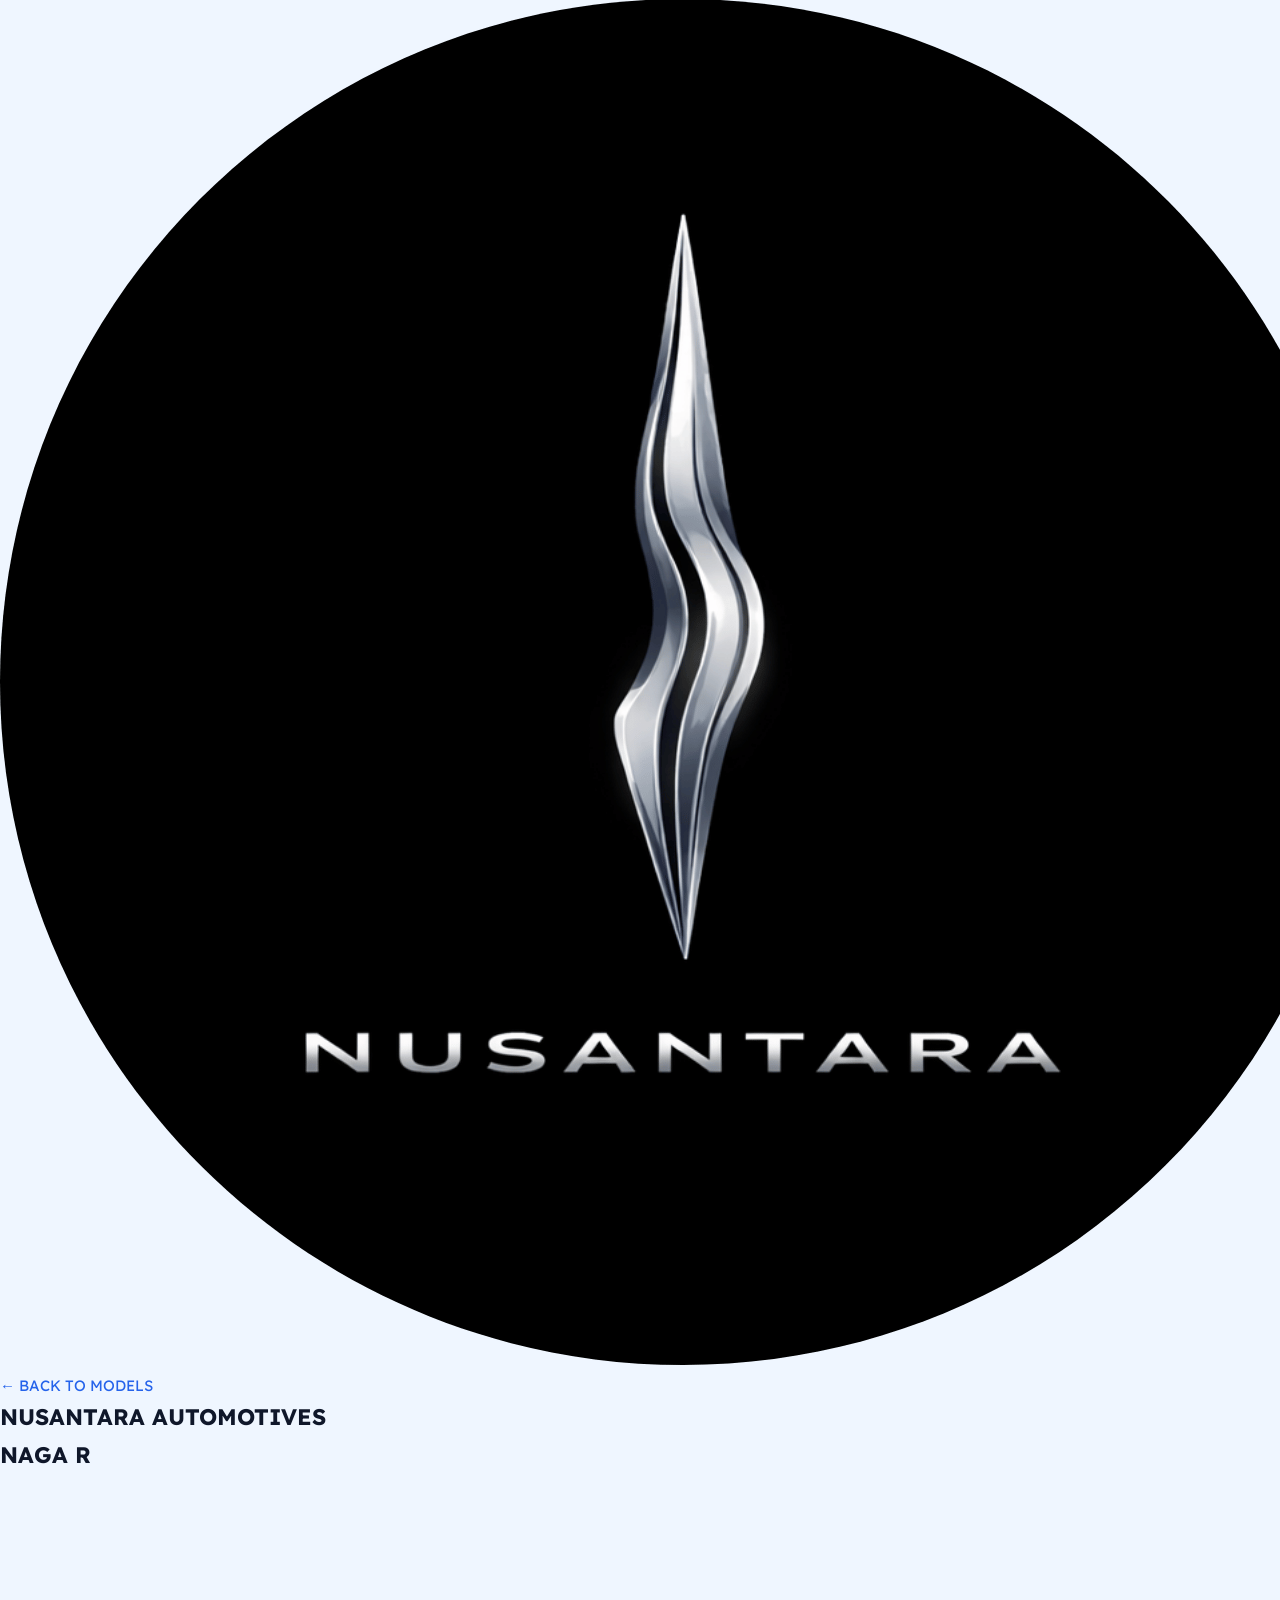
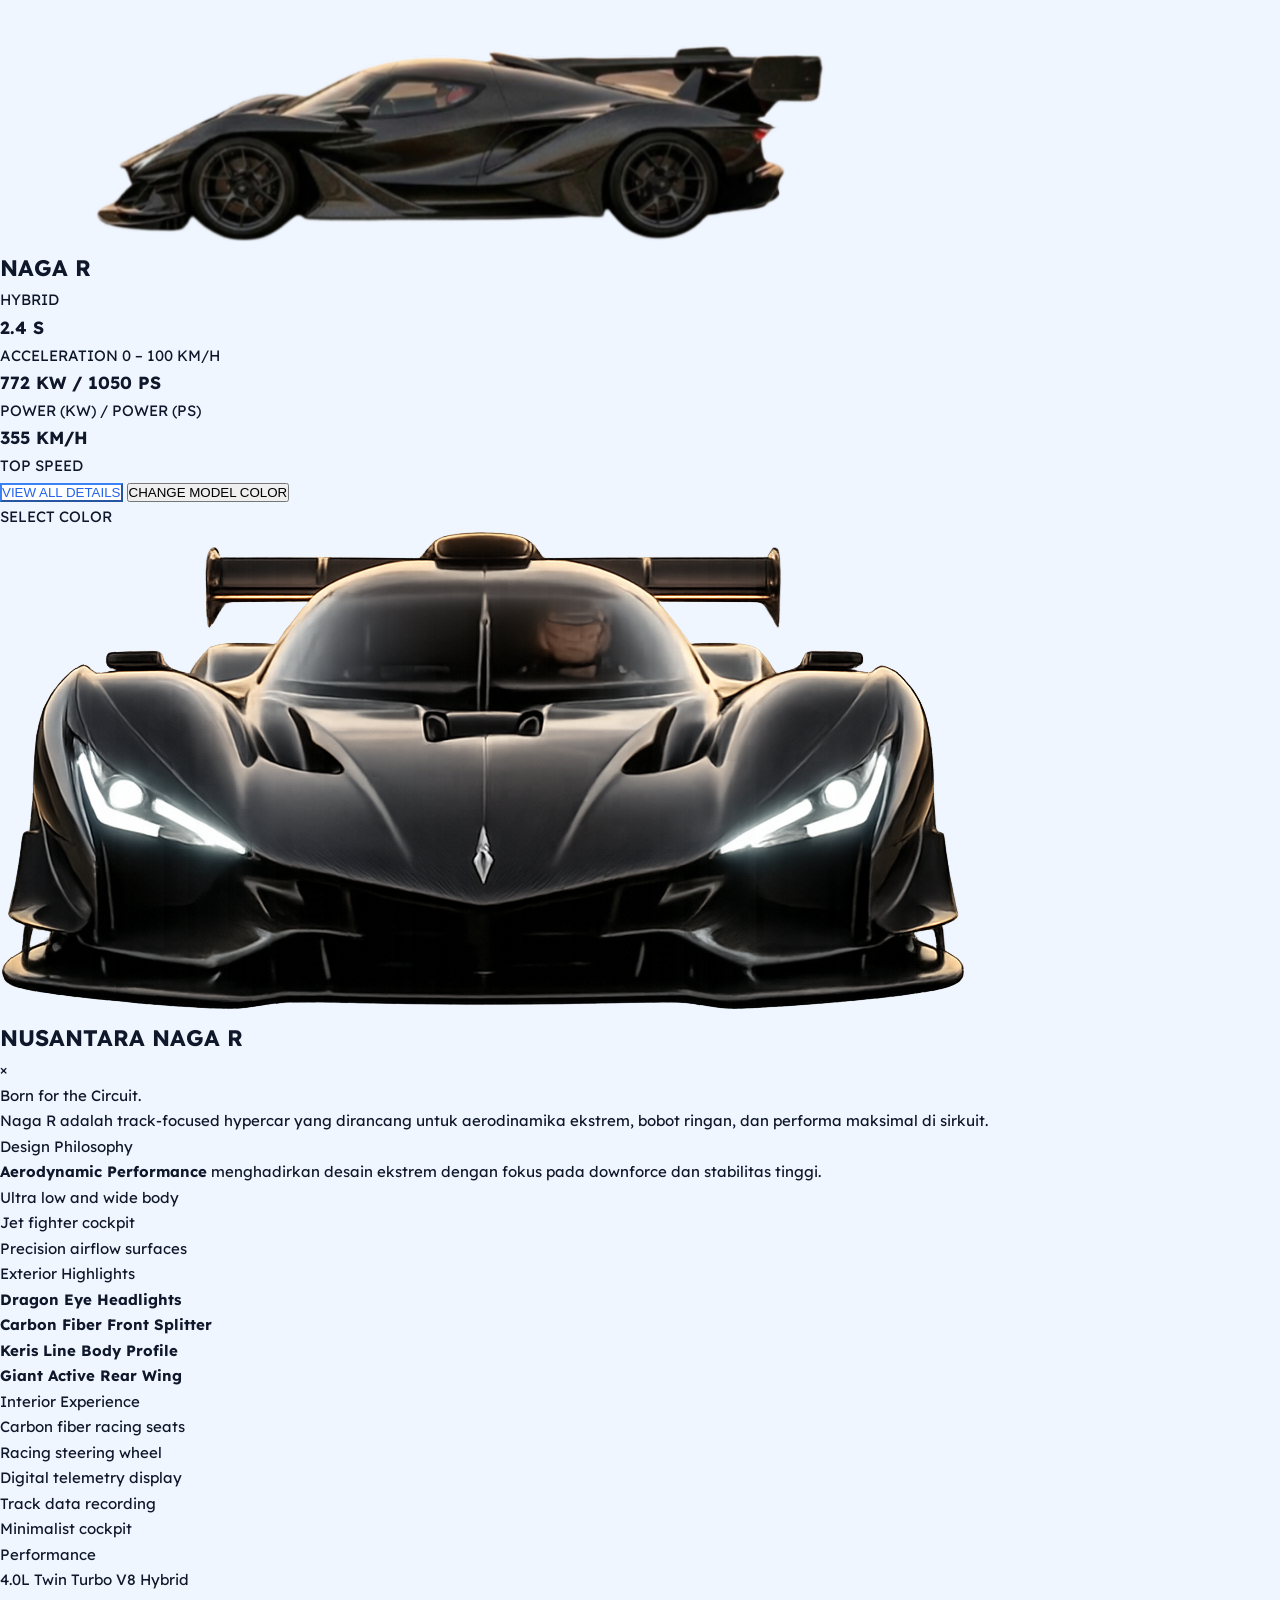
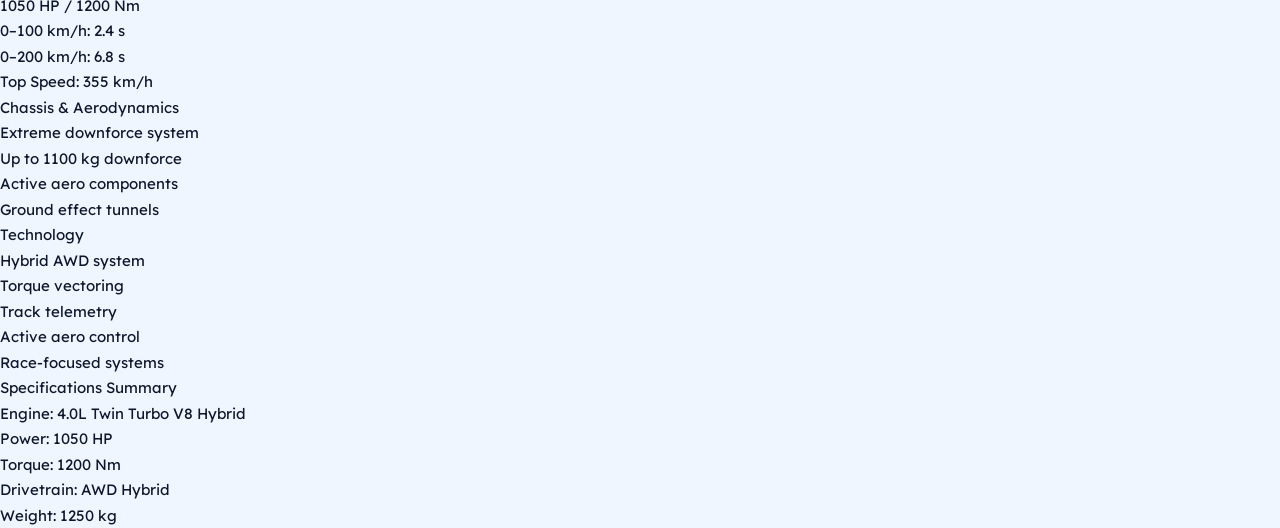
<file: mobil/naga.html>
<!DOCTYPE html>
<html lang="en">
<head>
  <meta charset="UTF-8">
  <title>Naga R - Nusantara</title>

  <link rel="stylesheet" href="../style.css">
  <link href="https://fonts.googleapis.com/css2?family=Orbitron:wght@400;700&display=swap" rel="stylesheet">
</head>

<!--floating cs-->
<a href="https://wa.me/62867676767" target="_blank" class="cs-button">
  <img src="..\foto mobil\Another\logo.png" alt="Customer Service">
</a>

<body class="detail-page">

<!-- HEADER (FIX: sekarang di dalam body) -->
<header class="detail-header">
  <a href="../models.html">← BACK TO MODELS</a>
</header>

<!-- TOP -->
<section class="detail-top">
  <h1>NUSANTARA AUTOMOTIVES</h1>
  <h2>NAGA R</h2>

  <img id="car-side"
       src="../foto mobil/NAGA/obsidian track black/Obsidian Track Black side bgr.png"
       onerror="this.src='https://placehold.co/1200x500?text=Side+View'">
</section>

<!-- BOTTOM -->
<section class="detail-bottom">

  <!-- LEFT -->
  <div class="detail-left">

    <!-- INFO -->
    <div class="info-block">
      <h2 class="model-name">NAGA R</h2>
      <p class="fuel">HYBRID</p>

      <div class="spec-block">
        <h3>2.4 S</h3>
        <p>ACCELERATION 0 – 100 KM/H</p>

        <h3>772 KW / 1050 PS</h3>
        <p>POWER (KW) / POWER (PS)</p>

        <h3>355 KM/H</h3>
        <p>TOP SPEED</p>
      </div>
    </div>

    <!-- ACTION -->
    <div class="action-block">

      <div class="detail-buttons">
        <button id="open-spec" class="btn-outline">VIEW ALL DETAILS</button>
        <button id="color-toggle" class="btn-dark">CHANGE MODEL COLOR</button>
      </div>

      <!-- COLOR PANEL -->
      <div id="color-panel" class="color-panel">

        <p class="color-label">SELECT COLOR</p>

        <div class="color-options">

           <span class="color"
              style="background:#8b0000"
              data-side="../foto mobil/NAGA/dragon blood red/Dragon Blood Red side bgr.png"
              data-front="../foto mobil/NAGA/dragon blood red/Dragon Blood Red front bgr.png"
              data-name="DRAGON BLOOD RED"
              data-desc="HYPER AGGRESSIVE RED INSPIRED BY DRAGON ENERGY">
            </span>
            <span class="color"
              style="background:#080808"

              data-side="../foto mobil/NAGA/obsidian track black/Obsidian Track Black side bgr.png"
              data-front="../foto mobil/NAGA/obsidian track black/Obsidian Track Black front bgr.png"

              data-name="OBSIDIAN TRACK BLACK"
              data-desc="DEEP BLACK CARBON FINISH FOR TRACK DOMINANCE">
            </span>
            <span class="color"
              style="background:#ff5a1f"
              data-side="../foto mobil/NAGA/volcanic lava orange/Volcanic Lava Orange side bgr.png"
              data-front="../foto mobil/NAGA/volcanic lava orange/Volcanic Lava Orange front bgr.png"
              data-name="VOLCANIC LAVA ORANGE"
              data-desc="BRIGHT ORANGE INSPIRED BY VOLCANIC LAVA">
            </span>
            <span class="color"
              style="background:#c0c0c0"

              data-side="../foto mobil/NAGA/titanium silver storm/Titanium Silver Storm side bgr.png"
              data-front="../foto mobil/NAGA/titanium silver storm/Titanium Silver Storm front bgr.png"

              data-name="TITANIUM SILVER STORM"
              data-desc="SHARP METALLIC SILVER WITH HIGH-TECH CHARACTER">
            </span>
            <span class="color"
              style="background:#1f4f3a"

              data-side="../foto mobil/NAGA/Emerald Dragon Green/Emerald Dragon Green side bgr.png"
              data-front="../foto mobil/NAGA/Emerald Dragon Green/Emerald Dragon Green front bgr.png"

              data-name="EMERALD DRAGON GREEN"
              data-desc="DARK GREEN METALLIC REPRESENTING DRAGON POWER">
            </span>

        </div>

        <!-- INFO WARNA -->
        <div class="color-info-box">
          <h4 id="color-name"></h4>
          <p id="color-desc"></p>
        </div>

      </div>

    </div>

  </div>

  <!-- RIGHT -->
  <div class="detail-right">
    <img id="car-front"
         src="../foto mobil/NAGA/obsidian track black/Obsidian Track Black front bgr.png"
         onerror="this.src='https://placehold.co/600x400?text=Front+View'">
  </div>

</section>

<div id="spec-overlay" class="spec-overlay">

  <!-- BLUR BACKGROUND -->
  <div class="spec-backdrop"></div>

  <!-- PANEL -->
<div class="spec-panel">

  <div class="spec-header">
    <h2>NUSANTARA NAGA R</h2>
    <span id="close-spec" class="close-btn">&times;</span>
  </div>

  <!-- TAGLINE -->
  <p class="spec-tagline">
    Born for the Circuit.
  </p>

  <!-- DESCRIPTION -->
  <p class="spec-desc">
    Naga R adalah track-focused hypercar yang dirancang untuk aerodinamika ekstrem,
    bobot ringan, dan performa maksimal di sirkuit.
  </p>

  <!-- ACCORDION -->
  <div class="spec-accordion">

    <!-- DESIGN -->
    <div class="spec-item">
      <div class="spec-title">Design Philosophy</div>
      <div class="spec-content">
        <p><strong>Aerodynamic Performance</strong> menghadirkan desain ekstrem
        dengan fokus pada downforce dan stabilitas tinggi.</p>

        <ul>
          <li>Ultra low and wide body</li>
          <li>Jet fighter cockpit</li>
          <li>Precision airflow surfaces</li>
        </ul>
      </div>
    </div>

    <!-- EXTERIOR -->
    <div class="spec-item">
      <div class="spec-title">Exterior Highlights</div>
      <div class="spec-content">
        <ul>
          <li><strong>Dragon Eye Headlights</strong></li>
          <li><strong>Carbon Fiber Front Splitter</strong></li>
          <li><strong>Keris Line Body Profile</strong></li>
          <li><strong>Giant Active Rear Wing</strong></li>
        </ul>
      </div>
    </div>

    <!-- INTERIOR -->
    <div class="spec-item">
      <div class="spec-title">Interior Experience</div>
      <div class="spec-content">
        <ul>
          <li>Carbon fiber racing seats</li>
          <li>Racing steering wheel</li>
          <li>Digital telemetry display</li>
          <li>Track data recording</li>
          <li>Minimalist cockpit</li>
        </ul>
      </div>
    </div>

    <!-- PERFORMANCE -->
    <div class="spec-item">
      <div class="spec-title">Performance</div>
      <div class="spec-content">
        <ul>
          <li>4.0L Twin Turbo V8 Hybrid</li>
          <li>1050 HP / 1200 Nm</li>
          <li>0–100 km/h: 2.4 s</li>
          <li>0–200 km/h: 6.8 s</li>
          <li>Top Speed: 355 km/h</li>
        </ul>
      </div>
    </div>

    <!-- CHASSIS -->
    <div class="spec-item">
      <div class="spec-title">Chassis & Aerodynamics</div>
      <div class="spec-content">
        <ul>
          <li>Extreme downforce system</li>
          <li>Up to 1100 kg downforce</li>
          <li>Active aero components</li>
          <li>Ground effect tunnels</li>
        </ul>
      </div>
    </div>

    <!-- TECHNOLOGY -->
    <div class="spec-item">
      <div class="spec-title">Technology</div>
      <div class="spec-content">
        <ul>
          <li>Hybrid AWD system</li>
          <li>Torque vectoring</li>
          <li>Track telemetry</li>
          <li>Active aero control</li>
          <li>Race-focused systems</li>
        </ul>
      </div>
    </div>

    <!-- SUMMARY -->
    <div class="spec-item">
      <div class="spec-title">Specifications Summary</div>
      <div class="spec-content">
        <ul>
          <li>Engine: 4.0L Twin Turbo V8 Hybrid</li>
          <li>Power: 1050 HP</li>
          <li>Torque: 1200 Nm</li>
          <li>Drivetrain: AWD Hybrid</li>
          <li>Weight: 1250 kg</li>
        </ul>
      </div>
    </div>

  </div>

</div>

</div>

<!-- SCRIPT -->
<script>
const sideImage = document.getElementById("car-side");
const frontImage = document.getElementById("car-front");

const colorButtons = document.querySelectorAll(".color");

const colorName = document.getElementById("color-name");
const colorDesc = document.getElementById("color-desc");

const toggleBtn = document.getElementById("color-toggle");
const colorPanel = document.getElementById("color-panel");

const model = "garuda";

/* COLOR SWITCH + TEXT */
colorButtons.forEach(btn => {
  btn.addEventListener("click", () => {
    const color = btn.dataset.color;

    sideImage.style.opacity = 0;
    frontImage.style.opacity = 0;

    setTimeout(() => {
      sideImage.src = btn.dataset.side;
      frontImage.src = btn.dataset.front;

      sideImage.style.opacity = 1;
      frontImage.style.opacity = 1;
    }, 150);

    // UPDATE TEXT
    colorName.textContent = btn.dataset.name;
    colorDesc.textContent = btn.dataset.desc;

    // ACTIVE
    colorButtons.forEach(b => b.classList.remove("active"));
    btn.classList.add("active");
  });
});

/* DEFAULT */
const defaultColor = document.querySelector('[data-color="gold"]');
if (defaultColor) {
  defaultColor.classList.add("active");
  colorName.textContent = defaultColor.dataset.name;
  colorDesc.textContent = defaultColor.dataset.desc;
}

/* TOGGLE PANEL */
if (toggleBtn && colorPanel) {
  toggleBtn.addEventListener("click", () => {
    colorPanel.classList.toggle("active");
  });
}

const openSpec = document.getElementById("open-spec");
const closeSpec = document.getElementById("close-spec");
const specOverlay = document.getElementById("spec-overlay");

if (openSpec && closeSpec && specOverlay) {

  openSpec.addEventListener("click", () => {
    specOverlay.classList.add("active");
  });

  closeSpec.addEventListener("click", () => {
    specOverlay.classList.remove("active");
  });

  // klik backdrop untuk close
  specOverlay.addEventListener("click", (e) => {
    if (e.target.classList.contains("spec-backdrop")) {
      specOverlay.classList.remove("active");
    }
  });
}

/* ACCORDION */
const specItems = document.querySelectorAll(".spec-item");

specItems.forEach(item => {
  item.addEventListener("click", () => {
    item.classList.toggle("active");
  });
});
</script>

</body>
</html>
</file>
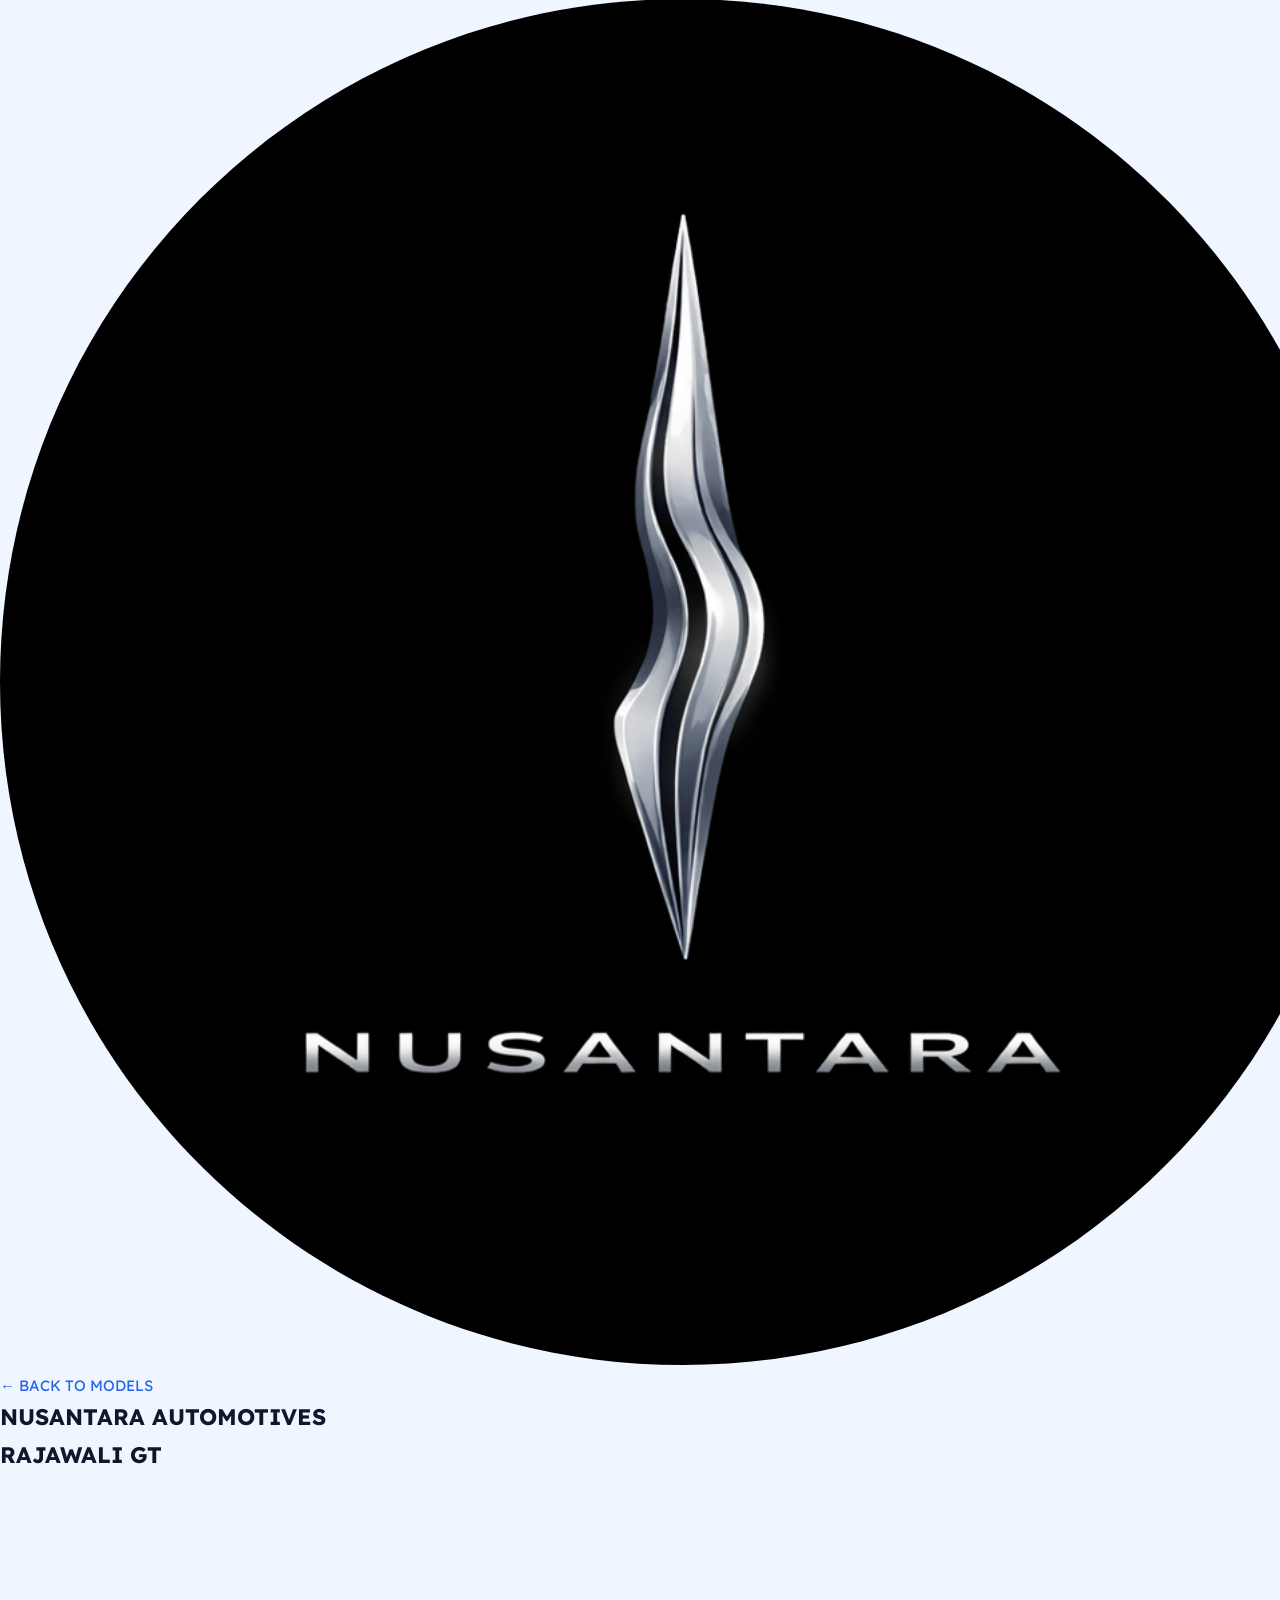
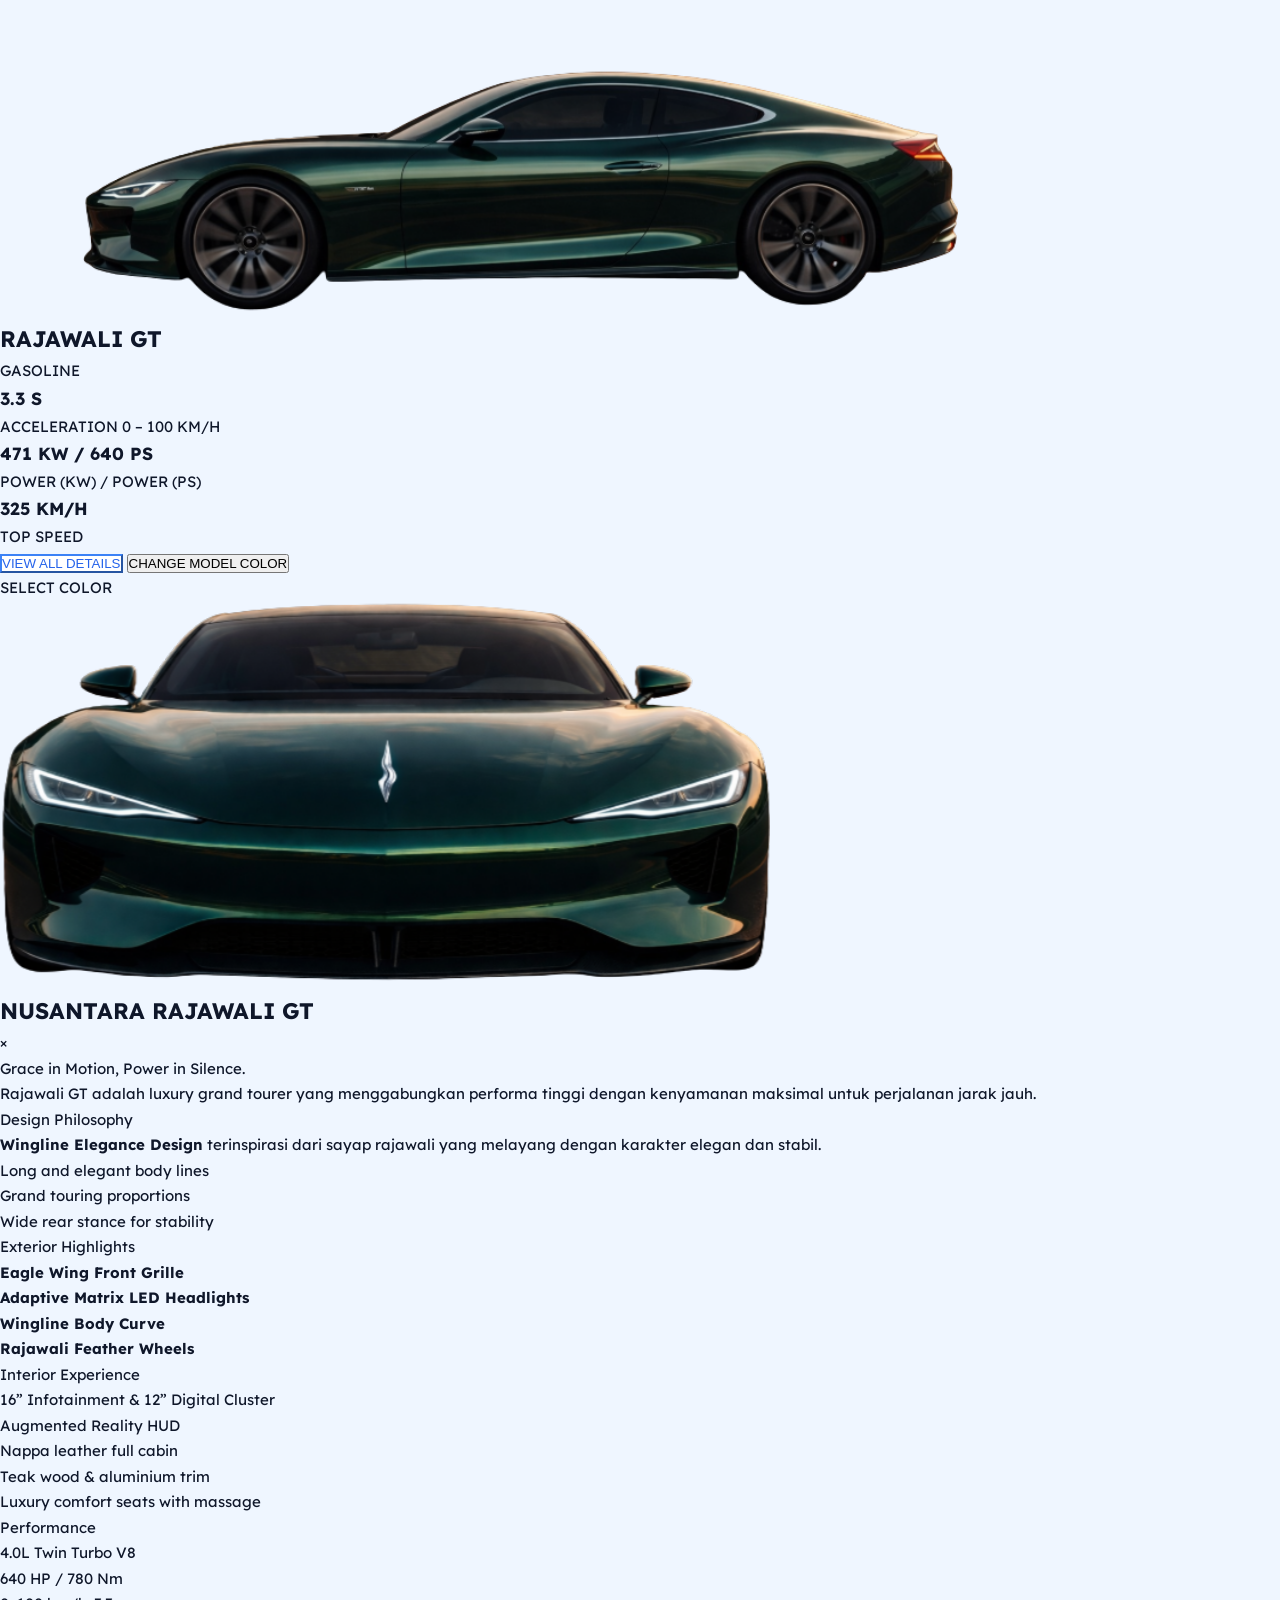
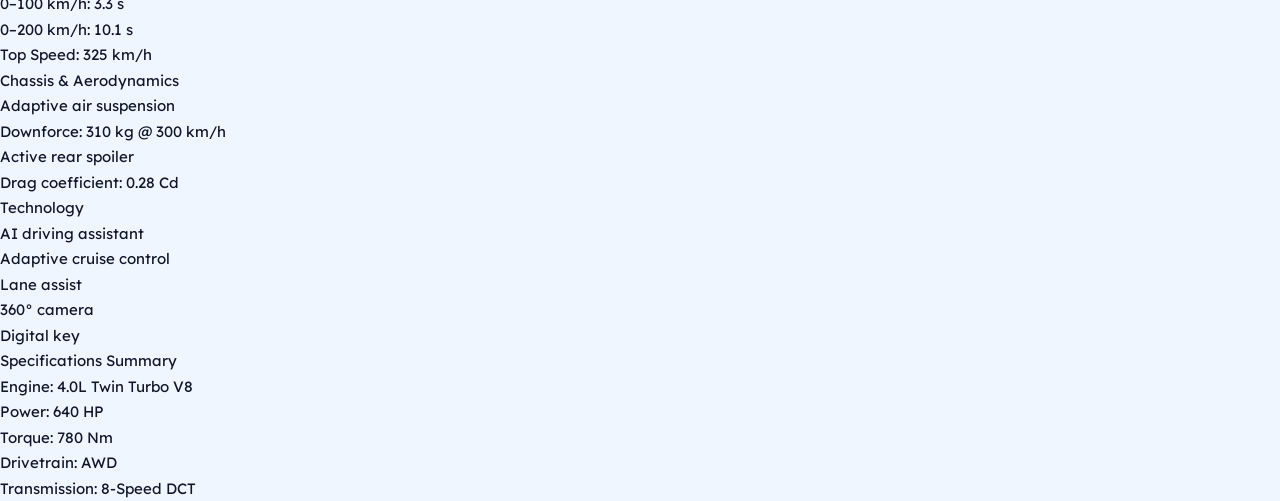
<file: mobil/rajawali.html>
<!DOCTYPE html>
<html lang="en">
<head>
  <meta charset="UTF-8">
  <title>Rajawali GT - Nusantara</title>

  <link rel="stylesheet" href="../style.css">
  <link href="https://fonts.googleapis.com/css2?family=Orbitron:wght@400;700&display=swap" rel="stylesheet">
</head>

<!--floating cs-->
<a href="https://wa.me/62867676767" target="_blank" class="cs-button">
  <img src="..\foto mobil\Another\logo.png" alt="Customer Service">
</a>

<body class="detail-page">

<!-- HEADER (FIX: sekarang di dalam body) -->
<header class="detail-header">
  <a href="../models.html">← BACK TO MODELS</a>
</header>

<!-- TOP -->
<section class="detail-top">
  <h1>NUSANTARA AUTOMOTIVES</h1>
  <h2>RAJAWALI GT</h2>

  <img id="car-side"
       src="../foto mobil/RAJAWALI/borneo emerald green/Borneo Emerald Green side bgr.png"
       onerror="this.src='https://placehold.co/1200x500?text=Side+View'">
</section>

<!-- BOTTOM -->
<section class="detail-bottom">

  <!-- LEFT -->
  <div class="detail-left">

    <!-- INFO -->
    <div class="info-block">
      <h2 class="model-name">RAJAWALI GT</h2>
      <p class="fuel">GASOLINE</p>

      <div class="spec-block">
        <h3>3.3 S</h3>
        <p>ACCELERATION 0 – 100 KM/H</p>

        <h3>471 KW / 640 PS</h3>
        <p>POWER (KW) / POWER (PS)</p>

        <h3>325 KM/H</h3>
        <p>TOP SPEED</p>
      </div>
    </div>

    <!-- ACTION -->
    <div class="action-block">

      <div class="detail-buttons">
        <button id="open-spec" class="btn-outline">VIEW ALL DETAILS</button>
        <button id="color-toggle" class="btn-dark">CHANGE MODEL COLOR</button>
      </div>

      <!-- COLOR PANEL -->
      <div id="color-panel" class="color-panel">

        <p class="color-label">SELECT COLOR</p>

        <div class="color-options">

           <span class="color"
              style="background:#d4af37"
              data-side="../foto mobil/RAJAWALI/royal garuda gold/Royal Garuda Gold side bgr.png"
              data-front="../foto mobil/RAJAWALI/royal garuda gold/Royal Garuda Gold front bgr.png"
              data-name="ROYAL GARUDA GOLD"
              data-desc="ELEGANT GOLD FINISH REPRESENTING PRESTIGE AND LUXURY">
            </span>
            <span class="color"
              style="background:#a43743"

              data-side="../foto mobil/RAJAWALI/majapahit red/Majapahit Red side bgr.png"
              data-front="../foto mobil/RAJAWALI/majapahit red/Majapahit Red front bgr.png"

              data-name="MAJAPAHIT RED"
              data-desc="ROYAL RED INSPIRED BY THE GLORY OF MAJAPAHIT">
            </span>
            <span class="color"
              style="background:#080808"
              data-side="../foto mobil/RAJAWALI/midnight black/Midnight Black side bgr.png"
              data-front="../foto mobil/RAJAWALI/midnight black/Midnight Black front bgr.png"
              data-name="MIDNIGHT BLACK"
              data-desc="DEEP BLACK WITH A PREMIUM AND POWERFUL CHARACTER">
            </span>
            <span class="color"
              style="background:#1b4a34"

              data-side="../foto mobil/RAJAWALI/borneo emerald green/Borneo Emerald Green side bgr.png"
              data-front="../foto mobil/RAJAWALI/borneo emerald green/Borneo Emerald Green front bgr.png"

              data-name="BORNEO EMERALD GREEN"
              data-desc="GREEN INSPIRED BY THE TROPICAL FORESTS OF BORNEO">
            </span>

        </div>

        <!-- INFO WARNA -->
        <div class="color-info-box">
          <h4 id="color-name"></h4>
          <p id="color-desc"></p>
        </div>

      </div>

    </div>

  </div>

  <!-- RIGHT -->
  <div class="detail-right">
    <img id="car-front"
         src="../foto mobil/RAJAWALI/borneo emerald green/Borneo Emerald Green front bgr.png"
         onerror="this.src='https://placehold.co/600x400?text=Front+View'">
  </div>

</section>

<div id="spec-overlay" class="spec-overlay">

  <!-- BLUR BACKGROUND -->
  <div class="spec-backdrop"></div>

  <!-- PANEL -->
<div class="spec-panel">

  <div class="spec-header">
    <h2>NUSANTARA RAJAWALI GT</h2>
    <span id="close-spec" class="close-btn">&times;</span>
  </div>

  <!-- TAGLINE -->
  <p class="spec-tagline">
    Grace in Motion, Power in Silence.
  </p>

  <!-- DESCRIPTION -->
  <p class="spec-desc">
    Rajawali GT adalah luxury grand tourer yang menggabungkan performa tinggi
    dengan kenyamanan maksimal untuk perjalanan jarak jauh.
  </p>

  <!-- ACCORDION -->
  <div class="spec-accordion">

    <!-- DESIGN -->
    <div class="spec-item">
      <div class="spec-title">Design Philosophy</div>
      <div class="spec-content">
        <p><strong>Wingline Elegance Design</strong> terinspirasi dari sayap rajawali
        yang melayang dengan karakter elegan dan stabil.</p>

        <ul>
          <li>Long and elegant body lines</li>
          <li>Grand touring proportions</li>
          <li>Wide rear stance for stability</li>
        </ul>
      </div>
    </div>

    <!-- EXTERIOR -->
    <div class="spec-item">
      <div class="spec-title">Exterior Highlights</div>
      <div class="spec-content">
        <ul>
          <li><strong>Eagle Wing Front Grille</strong></li>
          <li><strong>Adaptive Matrix LED Headlights</strong></li>
          <li><strong>Wingline Body Curve</strong></li>
          <li><strong>Rajawali Feather Wheels</strong></li>
        </ul>
      </div>
    </div>

    <!-- INTERIOR -->
    <div class="spec-item">
      <div class="spec-title">Interior Experience</div>
      <div class="spec-content">
        <ul>
          <li>16” Infotainment & 12” Digital Cluster</li>
          <li>Augmented Reality HUD</li>
          <li>Nappa leather full cabin</li>
          <li>Teak wood & aluminium trim</li>
          <li>Luxury comfort seats with massage</li>
        </ul>
      </div>
    </div>

    <!-- PERFORMANCE -->
    <div class="spec-item">
      <div class="spec-title">Performance</div>
      <div class="spec-content">
        <ul>
          <li>4.0L Twin Turbo V8</li>
          <li>640 HP / 780 Nm</li>
          <li>0–100 km/h: 3.3 s</li>
          <li>0–200 km/h: 10.1 s</li>
          <li>Top Speed: 325 km/h</li>
        </ul>
      </div>
    </div>

    <!-- CHASSIS -->
    <div class="spec-item">
      <div class="spec-title">Chassis & Aerodynamics</div>
      <div class="spec-content">
        <ul>
          <li>Adaptive air suspension</li>
          <li>Downforce: 310 kg @ 300 km/h</li>
          <li>Active rear spoiler</li>
          <li>Drag coefficient: 0.28 Cd</li>
        </ul>
      </div>
    </div>

    <!-- TECHNOLOGY -->
    <div class="spec-item">
      <div class="spec-title">Technology</div>
      <div class="spec-content">
        <ul>
          <li>AI driving assistant</li>
          <li>Adaptive cruise control</li>
          <li>Lane assist</li>
          <li>360° camera</li>
          <li>Digital key</li>
        </ul>
      </div>
    </div>

    <!-- SUMMARY -->
    <div class="spec-item">
      <div class="spec-title">Specifications Summary</div>
      <div class="spec-content">
        <ul>
          <li>Engine: 4.0L Twin Turbo V8</li>
          <li>Power: 640 HP</li>
          <li>Torque: 780 Nm</li>
          <li>Drivetrain: AWD</li>
          <li>Transmission: 8-Speed DCT</li>
        </ul>
      </div>
    </div>

  </div>

</div>

</div>

<!-- SCRIPT -->
<script>
const sideImage = document.getElementById("car-side");
const frontImage = document.getElementById("car-front");

const colorButtons = document.querySelectorAll(".color");

const colorName = document.getElementById("color-name");
const colorDesc = document.getElementById("color-desc");

const toggleBtn = document.getElementById("color-toggle");
const colorPanel = document.getElementById("color-panel");

const model = "garuda";

/* COLOR SWITCH + TEXT */
colorButtons.forEach(btn => {
  btn.addEventListener("click", () => {
    const color = btn.dataset.color;

    sideImage.style.opacity = 0;
    frontImage.style.opacity = 0;

    setTimeout(() => {
      sideImage.src = btn.dataset.side;
      frontImage.src = btn.dataset.front;

      sideImage.style.opacity = 1;
      frontImage.style.opacity = 1;
    }, 150);

    // UPDATE TEXT
    colorName.textContent = btn.dataset.name;
    colorDesc.textContent = btn.dataset.desc;

    // ACTIVE
    colorButtons.forEach(b => b.classList.remove("active"));
    btn.classList.add("active");
  });
});

/* DEFAULT */
const defaultColor = document.querySelector('[data-color="gold"]');
if (defaultColor) {
  defaultColor.classList.add("active");
  colorName.textContent = defaultColor.dataset.name;
  colorDesc.textContent = defaultColor.dataset.desc;
}

/* TOGGLE PANEL */
if (toggleBtn && colorPanel) {
  toggleBtn.addEventListener("click", () => {
    colorPanel.classList.toggle("active");
  });
}

const openSpec = document.getElementById("open-spec");
const closeSpec = document.getElementById("close-spec");
const specOverlay = document.getElementById("spec-overlay");

if (openSpec && closeSpec && specOverlay) {

  openSpec.addEventListener("click", () => {
    specOverlay.classList.add("active");
  });

  closeSpec.addEventListener("click", () => {
    specOverlay.classList.remove("active");
  });

  // klik backdrop untuk close
  specOverlay.addEventListener("click", (e) => {
    if (e.target.classList.contains("spec-backdrop")) {
      specOverlay.classList.remove("active");
    }
  });
}

/* ACCORDION */
const specItems = document.querySelectorAll(".spec-item");

specItems.forEach(item => {
  item.addEventListener("click", () => {
    item.classList.toggle("active");
  });
});
</script>

</body>
</html>
</file>
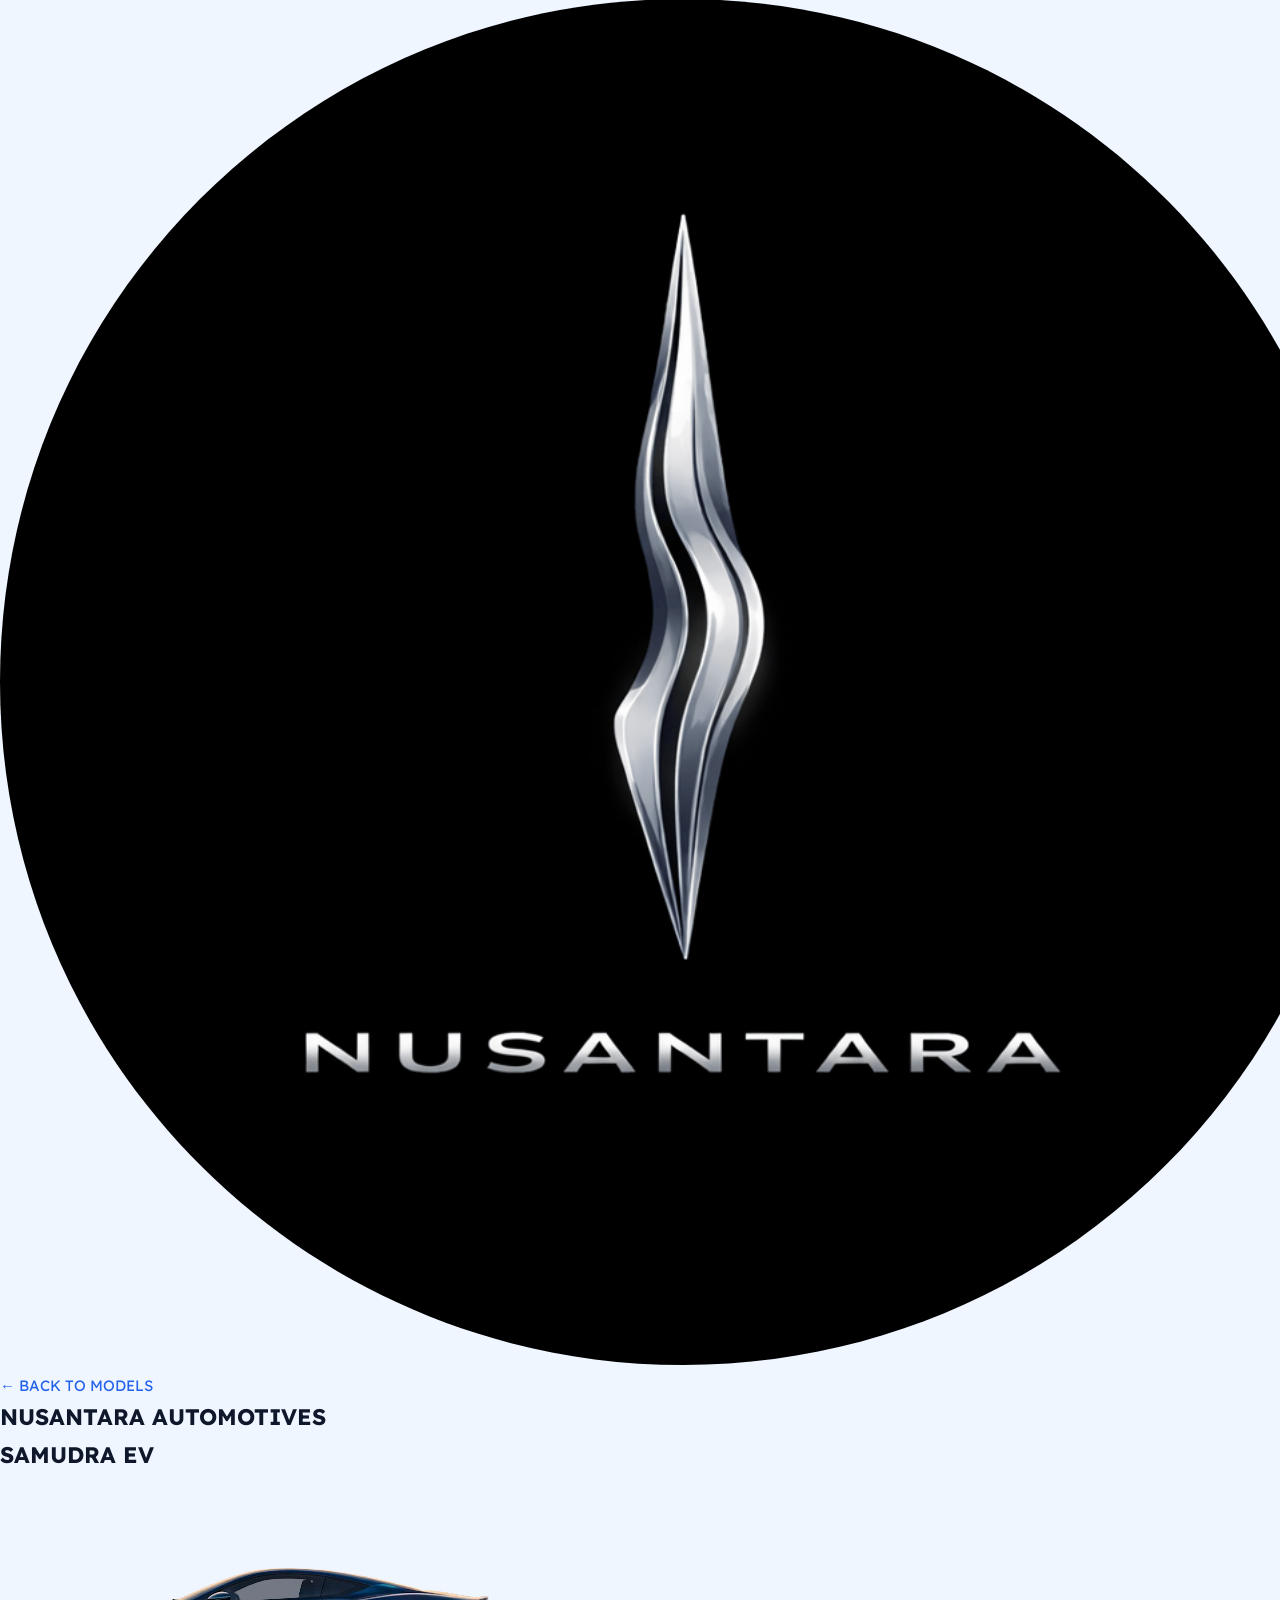
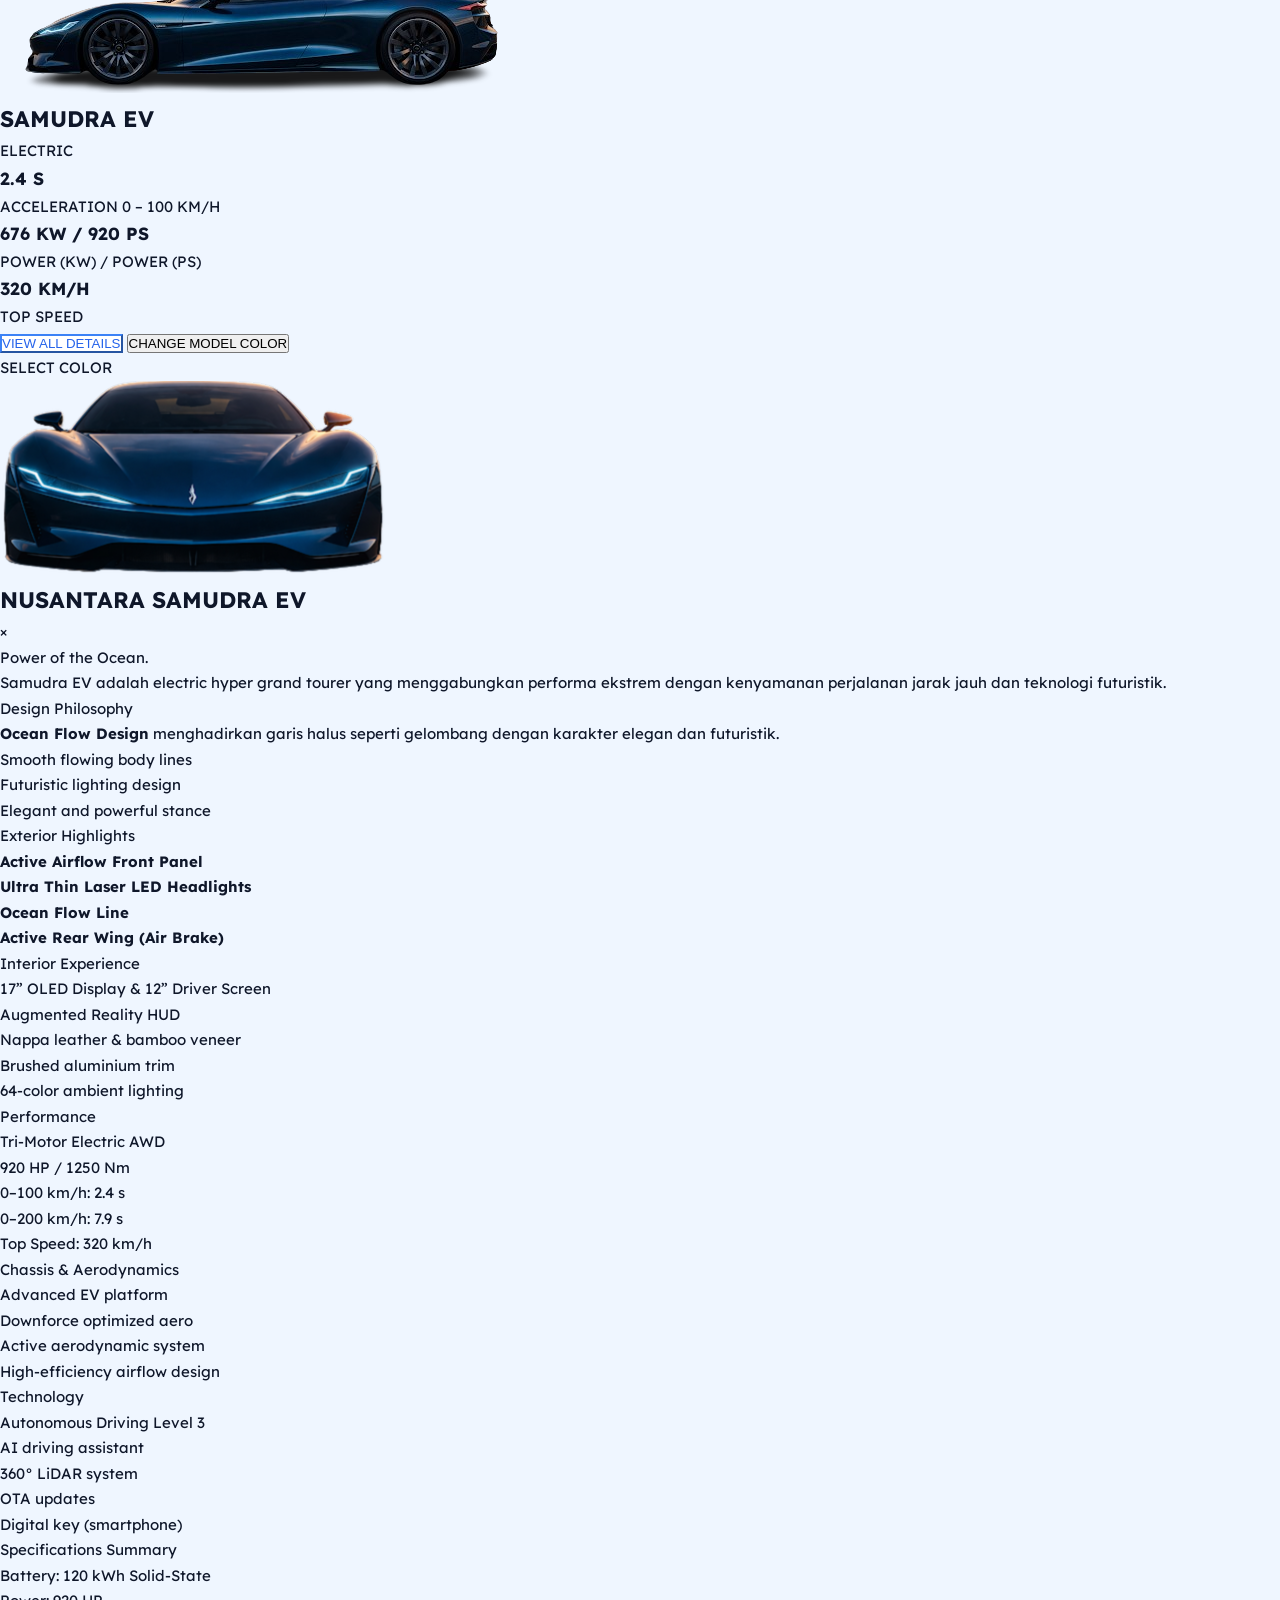
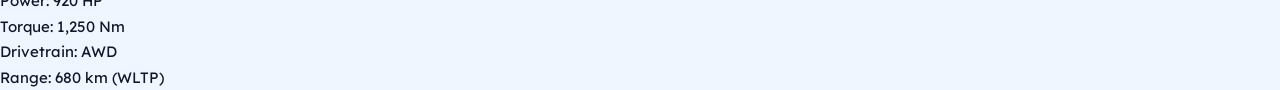
<file: mobil/samudra.html>
<!DOCTYPE html>
<html lang="en">
<head>
  <meta charset="UTF-8">
  <title>Samudra EV - Nusantara</title>

  <link rel="stylesheet" href="../style.css">
  <link href="https://fonts.googleapis.com/css2?family=Orbitron:wght@400;700&display=swap" rel="stylesheet">
</head>

<!--floating cs-->
<a href="https://wa.me/62867676767" target="_blank" class="cs-button">
  <img src="..\foto mobil\Another\logo.png" alt="Customer Service">
</a>

<body class="detail-page">

<!-- HEADER (FIX: sekarang di dalam body) -->
<header class="detail-header">
  <a href="../models.html">← BACK TO MODELS</a>
</header>

<!-- TOP -->
<section class="detail-top">
  <h1>NUSANTARA AUTOMOTIVES</h1>
  <h2>SAMUDRA EV</h2>

  <img id="car-side"
       src="../foto mobil/SAMUDRA/Deep Ocean Blue/samudra deep ocean blue.png"
       onerror="this.src='https://placehold.co/1200x500?text=Side+View'">
</section>

<!-- BOTTOM -->
<section class="detail-bottom">

  <!-- LEFT -->
  <div class="detail-left">

    <!-- INFO -->
    <div class="info-block">
      <h2 class="model-name">SAMUDRA EV</h2>
      <p class="fuel">ELECTRIC</p>

      <div class="spec-block">
        <h3>2.4 S</h3>
        <p>ACCELERATION 0 – 100 KM/H</p>

        <h3>676 KW / 920 PS</h3>
        <p>POWER (KW) / POWER (PS)</p>

        <h3>320 KM/H</h3>
        <p>TOP SPEED</p>
      </div>
    </div>

    <!-- ACTION -->
    <div class="action-block">

      <div class="detail-buttons">
        <button id="open-spec" class="btn-outline">VIEW ALL DETAILS</button>
        <button id="color-toggle" class="btn-dark">CHANGE MODEL COLOR</button>
      </div>

      <!-- COLOR PANEL -->
      <div id="color-panel" class="color-panel">

        <p class="color-label">SELECT COLOR</p>

        <div class="color-options">

           <span class="color"
              style="background:#0b3d91"
              data-side="../foto mobil/SAMUDRA/Deep Ocean Blue/samudra deep ocean blue.png"
              data-front="../foto mobil/SAMUDRA/Deep Ocean Blue/samudra deep ocean blue FV.png"
              data-name="DEEP OCEAN BLUE"
              data-desc="DEEP BLUE INSPIRED BY THE OCEAN DEPTH">
            </span>
            <span class="color"
              style="background:#f5f5f5"

              data-side="../foto mobil/SAMUDRA/Pearl Coral White/samudra pearl coral white.png"
              data-front="../foto mobil/SAMUDRA/Pearl Coral White/samudra pearl coral white FV.png"

              data-name="PEARL CORAL WHITE"
              data-desc="PEARL WHITE INSPIRED BY OCEAN CORAL">
            </span>
            <span class="color"
              style="background:#080808"
              data-side="../foto mobil/SAMUDRA/Volcanic Black/samudra volcanic black.png"
              data-front="../foto mobil/SAMUDRA/Volcanic Black/samudra volcanic black FV.png"
              data-name="VOLCANIC BLACK"
              data-desc="LAVA BLACK WITH A STRONG AND ELEGANT CHARACTER">
            </span>
            <span class="color"
              style="background:#1b6f5a"

              data-side="../foto mobil/SAMUDRA/Emerald Sea Green/samudra emerald green.png"
              data-front="../foto mobil/SAMUDRA/Emerald Sea Green/samudra emerald green FV.png"

              data-name="EMERALD SEA GREEN"
              data-desc="GREEN INSPIRED BY TROPICAL SEA WATER">
            </span>

        </div>

        <!-- INFO WARNA -->
        <div class="color-info-box">
          <h4 id="color-name"></h4>
          <p id="color-desc"></p>
        </div>

      </div>

    </div>

  </div>

  <!-- RIGHT -->
  <div class="detail-right">
    <img id="car-front"
         src="../foto mobil/SAMUDRA/Deep Ocean Blue/samudra deep ocean blue FV.png"
         onerror="this.src='https://placehold.co/600x400?text=Front+View'">
  </div>

</section>

<div id="spec-overlay" class="spec-overlay">

  <!-- BLUR BACKGROUND -->
  <div class="spec-backdrop"></div>

  <!-- PANEL -->
<div class="spec-panel">

  <div class="spec-header">
    <h2>NUSANTARA SAMUDRA EV</h2>
    <span id="close-spec" class="close-btn">&times;</span>
  </div>

  <!-- TAGLINE -->
  <p class="spec-tagline">
    Power of the Ocean.
  </p>

  <!-- DESCRIPTION -->
  <p class="spec-desc">
    Samudra EV adalah electric hyper grand tourer yang menggabungkan performa ekstrem
    dengan kenyamanan perjalanan jarak jauh dan teknologi futuristik.
  </p>

  <!-- ACCORDION -->
  <div class="spec-accordion">

    <!-- DESIGN -->
    <div class="spec-item">
      <div class="spec-title">Design Philosophy</div>
      <div class="spec-content">
        <p><strong>Ocean Flow Design</strong> menghadirkan garis halus seperti gelombang
        dengan karakter elegan dan futuristik.</p>

        <ul>
          <li>Smooth flowing body lines</li>
          <li>Futuristic lighting design</li>
          <li>Elegant and powerful stance</li>
        </ul>
      </div>
    </div>

    <!-- EXTERIOR -->
    <div class="spec-item">
      <div class="spec-title">Exterior Highlights</div>
      <div class="spec-content">
        <ul>
          <li><strong>Active Airflow Front Panel</strong></li>
          <li><strong>Ultra Thin Laser LED Headlights</strong></li>
          <li><strong>Ocean Flow Line</strong></li>
          <li><strong>Active Rear Wing (Air Brake)</strong></li>
        </ul>
      </div>
    </div>

    <!-- INTERIOR -->
    <div class="spec-item">
      <div class="spec-title">Interior Experience</div>
      <div class="spec-content">
        <ul>
          <li>17” OLED Display & 12” Driver Screen</li>
          <li>Augmented Reality HUD</li>
          <li>Nappa leather & bamboo veneer</li>
          <li>Brushed aluminium trim</li>
          <li>64-color ambient lighting</li>
        </ul>
      </div>
    </div>

    <!-- PERFORMANCE -->
    <div class="spec-item">
      <div class="spec-title">Performance</div>
      <div class="spec-content">
        <ul>
          <li>Tri-Motor Electric AWD</li>
          <li>920 HP / 1250 Nm</li>
          <li>0–100 km/h: 2.4 s</li>
          <li>0–200 km/h: 7.9 s</li>
          <li>Top Speed: 320 km/h</li>
        </ul>
      </div>
    </div>

    <!-- CHASSIS -->
    <div class="spec-item">
      <div class="spec-title">Chassis & Aerodynamics</div>
      <div class="spec-content">
        <ul>
          <li>Advanced EV platform</li>
          <li>Downforce optimized aero</li>
          <li>Active aerodynamic system</li>
          <li>High-efficiency airflow design</li>
        </ul>
      </div>
    </div>

    <!-- TECHNOLOGY -->
    <div class="spec-item">
      <div class="spec-title">Technology</div>
      <div class="spec-content">
        <ul>
          <li>Autonomous Driving Level 3</li>
          <li>AI driving assistant</li>
          <li>360° LiDAR system</li>
          <li>OTA updates</li>
          <li>Digital key (smartphone)</li>
        </ul>
      </div>
    </div>

    <!-- SUMMARY -->
    <div class="spec-item">
      <div class="spec-title">Specifications Summary</div>
      <div class="spec-content">
        <ul>
          <li>Battery: 120 kWh Solid-State</li>
          <li>Power: 920 HP</li>
          <li>Torque: 1,250 Nm</li>
          <li>Drivetrain: AWD</li>
          <li>Range: 680 km (WLTP)</li>
        </ul>
      </div>
    </div>

  </div>

</div>

</div>

<!-- SCRIPT -->
<script>
const sideImage = document.getElementById("car-side");
const frontImage = document.getElementById("car-front");

const colorButtons = document.querySelectorAll(".color");

const colorName = document.getElementById("color-name");
const colorDesc = document.getElementById("color-desc");

const toggleBtn = document.getElementById("color-toggle");
const colorPanel = document.getElementById("color-panel");

const model = "garuda";

/* COLOR SWITCH + TEXT */
colorButtons.forEach(btn => {
  btn.addEventListener("click", () => {
    const color = btn.dataset.color;

    sideImage.style.opacity = 0;
    frontImage.style.opacity = 0;

    setTimeout(() => {
      sideImage.src = btn.dataset.side;
      frontImage.src = btn.dataset.front;

      sideImage.style.opacity = 1;
      frontImage.style.opacity = 1;
    }, 150);

    // UPDATE TEXT
    colorName.textContent = btn.dataset.name;
    colorDesc.textContent = btn.dataset.desc;

    // ACTIVE
    colorButtons.forEach(b => b.classList.remove("active"));
    btn.classList.add("active");
  });
});

/* DEFAULT */
const defaultColor = document.querySelector('[data-color="gold"]');
if (defaultColor) {
  defaultColor.classList.add("active");
  colorName.textContent = defaultColor.dataset.name;
  colorDesc.textContent = defaultColor.dataset.desc;
}

/* TOGGLE PANEL */
if (toggleBtn && colorPanel) {
  toggleBtn.addEventListener("click", () => {
    colorPanel.classList.toggle("active");
  });
}

const openSpec = document.getElementById("open-spec");
const closeSpec = document.getElementById("close-spec");
const specOverlay = document.getElementById("spec-overlay");

if (openSpec && closeSpec && specOverlay) {

  openSpec.addEventListener("click", () => {
    specOverlay.classList.add("active");
  });

  closeSpec.addEventListener("click", () => {
    specOverlay.classList.remove("active");
  });

  // klik backdrop untuk close
  specOverlay.addEventListener("click", (e) => {
    if (e.target.classList.contains("spec-backdrop")) {
      specOverlay.classList.remove("active");
    }
  });
}

/* ACCORDION */
const specItems = document.querySelectorAll(".spec-item");

specItems.forEach(item => {
  item.addEventListener("click", () => {
    item.classList.toggle("active");
  });
});
</script>

</body>
</html>
</file>
<file: style.css>
@import url('https://fonts.googleapis.com/css2?family=Lexend:wght@300;400;500;600;700;800;900&display=swap');


*, *::before, *::after {
  box-sizing: border-box;
  margin: 0;
  padding: 0;
}

:root {
  --blue-dark:    #1a3a6b;
  --blue-main:    #2563eb;
  --blue-mid:     #3b82f6;
  --blue-light:   #60a5fa;
  --blue-pale:    #dbeafe;
  --blue-bg:      #eff6ff;
  --cyan:         #06b6d4;
  --white:        #ffffff;
  --text-dark:    #0f172a;
  --text-mid:     #334155;
  --text-soft:    #64748b;
  --border:       #e2e8f0;
  --card-bg:      #ffffff;
  --radius:       14px;
  --radius-sm:    8px;
  --shadow-sm:    0 2px 10px rgba(37,99,235,.08);
  --shadow-md:    0 6px 24px rgba(37,99,235,.13);
  --shadow-lg:    0 12px 40px rgba(37,99,235,.18);
}

html { scroll-behavior: smooth; }

body {
  font-family: 'Lexend', sans-serif;
  background: var(--blue-bg);
  color: var(--text-dark);
  font-size: 15px;
  line-height: 1.7;
  min-height: 100vh;
}

a { color: var(--blue-main); text-decoration: none; }
a:hover { text-decoration: underline; }

.site-header {
  background: linear-gradient(135deg, var(--blue-dark) 0%, var(--blue-main) 55%, var(--cyan) 100%);
  color: var(--white);
  padding: 3rem 1.5rem 4rem;
  text-align: center;
  position: relative;
  overflow: hidden;
}

.site-header::before {
  content: '';
  position: absolute;
  inset: 0;
  background: url("data:image/svg+xml,%3Csvg width='60' height='60' viewBox='0 0 60 60' xmlns='http://www.w3.org/2000/svg'%3E%3Cg fill='none' fill-rule='evenodd'%3E%3Cg fill='%23ffffff' fill-opacity='0.04'%3E%3Cpath d='M36 34v-4h-2v4h-4v2h4v4h2v-4h4v-2h-4zm0-30V0h-2v4h-4v2h4v4h2V6h4V4h-4zM6 34v-4H4v4H0v2h4v4h2v-4h4v-2H6zM6 4V0H4v4H0v2h4v4h2V6h4V4H6z'/%3E%3C/g%3E%3C/g%3E%3C/svg%3E");
  pointer-events: none;
}

.site-header .inner { position: relative; z-index: 1; max-width: 800px; margin: 0 auto; }

.site-header h1 {
  font-size: 2.4rem;
  font-weight: 800;
  letter-spacing: -0.5px;
  margin-bottom: .4rem;
}

.site-header .subtitle {
  font-size: 1rem;
  font-weight: 400;
  opacity: .88;
  margin-bottom: .6rem;
}

.header-badge {
  display: inline-block;
  background: rgba(255,255,255,.18);
  border: 1px solid rgba(255,255,255,.3);
  backdrop-filter: blur(4px);
  padding: .3rem 1.2rem;
  border-radius: 999px;
  font-size: .9rem;
  font-weight: 500;
  margin-top: .25rem;
}

.container {
  max-width: 920px;
  margin: -2.5rem auto 0;
  padding: 0 1rem 3rem;
  position: relative;
  z-index: 2;
}

.profile-photo {
  width: 150px;
  height: 150px;
  border-radius: 50%; 
  overflow: hidden;   
  display: flex;
  align-items: center;
  justify-content: center;
}

.section-title {
  font-size: 1.25rem;
  font-weight: 700;
  color: var(--blue-dark);
  display: flex;
  align-items: center;
  gap: .6rem;
  margin-bottom: 1.25rem;
  padding-bottom: .5rem;
  border-bottom: 2px solid var(--blue-pale);
}

.section-title .icon { font-size: 1.3rem; }

.card {
  background: var(--card-bg);
  border-radius: var(--radius);
  box-shadow: var(--shadow-sm);
  border: 1px solid var(--border);
  padding: 1.75rem;
  margin-bottom: 2rem;
}

/* ---- Alert Bar ---- */
.alert-bar {
  background: linear-gradient(90deg, var(--blue-pale), #e0f2fe);
  border: 1px solid #93c5fd;
  border-radius: var(--radius-sm);
  padding: .85rem 1.25rem;
  font-size: .9rem;
  color: var(--blue-dark);
  display: flex;
  align-items: center;
  gap: .6rem;
  margin-bottom: 1.75rem;
  font-weight: 500;
}

/* ---- Biodata ---- */
.biodata-wrap {
  display: flex;
  gap: 2rem;
  align-items: flex-start;
  flex-wrap: wrap;
}

.profile-photo {
  width: 130px;
  height: 130px;
  border-radius: 50%;
  background: linear-gradient(135deg, var(--blue-main), var(--cyan));
  display: flex;
  align-items: center;
  justify-content: center;
  font-size: 4rem;
  flex-shrink: 0;
  border: 4px solid var(--blue-mid);
  box-shadow: 0 4px 20px rgba(37,99,235,.25);
}

.biodata-list { flex: 1; min-width: 220px; }

.biodata-row {
  display: grid;
  grid-template-columns: 130px 1fr;
  gap: .5rem;
  padding: .55rem 0;
  border-bottom: 1px solid #f1f5f9;
  font-size: .93rem;
}

.biodata-row:last-child { border-bottom: none; }

.biodata-label {
  font-weight: 600;
  color: var(--blue-main);
  font-size: .88rem;
  text-transform: uppercase;
  letter-spacing: .3px;
}

.biodata-val { color: var(--text-mid); }

/* ---- Deskripsi ---- */
.desc-text {
  color: var(--text-mid);
  line-height: 1.85;
  font-weight: 400;
}

.desc-text p + p { margin-top: .85rem; }

/* ---- Tabel Nilai ---- */
.nilai-wrap { overflow-x: auto; }

.nilai-table {
  width: 100%;
  border-collapse: separate;
  border-spacing: 0;
  background: var(--white);
  border-radius: var(--radius);
  overflow: hidden;
  box-shadow: var(--shadow-sm);
  border: 1px solid var(--border);
  font-size: .93rem;
}

.nilai-table thead tr {
  background: linear-gradient(135deg, var(--blue-dark), var(--blue-mid));
  color: var(--white);
}

.nilai-table thead th {
  padding: 1rem 1.1rem;
  text-align: left;
  font-weight: 600;
  font-size: .88rem;
  text-transform: uppercase;
  letter-spacing: .5px;
}

.nilai-table tbody tr { transition: background .12s; }
.nilai-table tbody tr:nth-child(even) { background: #f8faff; }
.nilai-table tbody tr:hover { background: var(--blue-pale); }

.nilai-table tbody td {
  padding: .8rem 1.1rem;
  border-bottom: 1px solid #eef2ff;
  vertical-align: middle;
}

.nilai-table tfoot tr { background: var(--blue-bg); }
.nilai-table tfoot td {
  padding: .85rem 1.1rem;
  font-weight: 700;
  color: var(--blue-dark);
  border-top: 2px solid var(--blue-pale);
}

.badge {
  display: inline-flex;
  align-items: center;
  gap: .3rem;
  padding: .25rem .8rem;
  border-radius: 999px;
  font-size: .82rem;
  font-weight: 700;
}

.badge.excellent { background: #d1fae5; color: #065f46; }
.badge.good      { background: var(--blue-pale); color: var(--blue-dark); }
.badge.average   { background: #fef3c7; color: #92400e; }

/* ---- Project Cards ---- */
.project-grid {
  display: grid;
  grid-template-columns: repeat(auto-fill, minmax(260px, 1fr));
  gap: 1.25rem;
}

.project-card {
  background: var(--white);
  border-radius: var(--radius);
  box-shadow: var(--shadow-sm);
  border: 1px solid var(--border);
  overflow: hidden;
  transition: transform .2s, box-shadow .2s;
  display: flex;
  flex-direction: column;
}

.project-card:hover {
  transform: translateY(-5px);
  box-shadow: var(--shadow-lg);
}

.project-card-head {
  background: linear-gradient(135deg, var(--blue-dark) 0%, var(--blue-mid) 100%);
  padding: 1.4rem 1.5rem;
  color: var(--white);
}

.project-card-head .proj-icon { font-size: 2.2rem; margin-bottom: .4rem; }
.project-card-head h3 { font-size: 1.1rem; font-weight: 700; }
.project-card-head .proj-num { font-size: .78rem; opacity: .75; margin-top: .2rem; font-weight: 400; }

.project-card-body { padding: 1.25rem 1.5rem; flex: 1; display: flex; flex-direction: column; }
.project-card-body p { color: var(--text-soft); font-size: .9rem; line-height: 1.65; flex: 1; margin-bottom: 1.1rem; }

/* ---- Buttons ---- */
.btn {
  display: inline-flex;
  align-items: center;
  gap: .4rem;
  padding: .6rem 1.4rem;
  border-radius: 999px;
  font-family: 'Lexend', sans-serif;
  font-size: .88rem;
  font-weight: 600;
  cursor: pointer;
  transition: all .18s;
  border: 2px solid transparent;
  text-decoration: none;
}

.btn-primary {
  background: linear-gradient(135deg, var(--blue-dark), var(--blue-mid));
  color: var(--white);
}

.btn-primary:hover { opacity: .88; transform: translateY(-1px); text-decoration: none; }

.btn-outline {
  background: var(--white);
  color: var(--blue-main);
  border-color: var(--blue-mid);
}

.btn-outline:hover { background: var(--blue-pale); text-decoration: none; }

/* ---- Project Page ---- */
.project-page-header {
  background: linear-gradient(135deg, var(--blue-dark) 0%, var(--blue-main) 55%, var(--cyan) 100%);
  color: var(--white);
  padding: 3.5rem 1.5rem 5rem;
  text-align: center;
  position: relative;
  overflow: hidden;
}

.project-page-header .inner { position: relative; z-index: 1; max-width: 700px; margin: 0 auto; }
.project-page-header .proj-big-icon { font-size: 3.5rem; margin-bottom: .5rem; }
.project-page-header h1 { font-size: 2rem; font-weight: 800; margin-bottom: .4rem; }
.project-page-header p { opacity: .88; font-size: .95rem; font-weight: 400; }

.project-detail { max-width: 780px; margin: -2.5rem auto 0; padding: 0 1rem 3rem; position: relative; z-index: 2; }

.tech-tags { display: flex; flex-wrap: wrap; gap: .5rem; margin-bottom: 1.5rem; }
.tech-tag {
  background: var(--blue-pale);
  color: var(--blue-dark);
  padding: .25rem .9rem;
  border-radius: 999px;
  font-size: .8rem;
  font-weight: 600;
}

.feature-list { list-style: none; }
.feature-list li {
  display: flex;
  gap: .75rem;
  align-items: flex-start;
  padding: .45rem 0;
  font-size: .92rem;
  color: var(--text-mid);
  border-bottom: 1px solid #f1f5f9;
}
.feature-list li:last-child { border-bottom: none; }
.feature-icon { color: var(--blue-mid); font-weight: 700; flex-shrink: 0; margin-top: .1rem; }

.status-ok {
  background: #ecfdf5;
  border: 1px solid #6ee7b7;
  border-radius: var(--radius-sm);
  padding: 1rem 1.25rem;
  display: flex;
  gap: .75rem;
  align-items: center;
  margin-bottom: 1.5rem;
}
.status-ok .status-icon { font-size: 1.4rem; }
.status-ok .status-title { font-weight: 700; color: #065f46; font-size: .95rem; }
.status-ok .status-sub { font-size: .83rem; color: #047857; }

.action-row { display: flex; gap: 1rem; flex-wrap: wrap; }

/* ---- Footer ---- */
.site-footer {
  background: var(--blue-dark);
  color: rgba(255,255,255,.7);
  text-align: center;
  padding: 1.6rem;
  font-size: .85rem;
  margin-top: 1rem;
}
.site-footer strong { color: rgba(255,255,255,.95); }

/* ---- Responsive ---- */
@media (max-width: 640px) {
  .site-header h1 { font-size: 1.6rem; }
  .project-page-header h1 { font-size: 1.5rem; }
  .biodata-wrap { flex-direction: column; align-items: center; }
  .profile-photo { width: 100px; height: 100px; font-size: 3rem; }
  .biodata-row { grid-template-columns: 1fr; gap: .1rem; }
  .biodata-label { margin-bottom: 0; }
}
</file>
